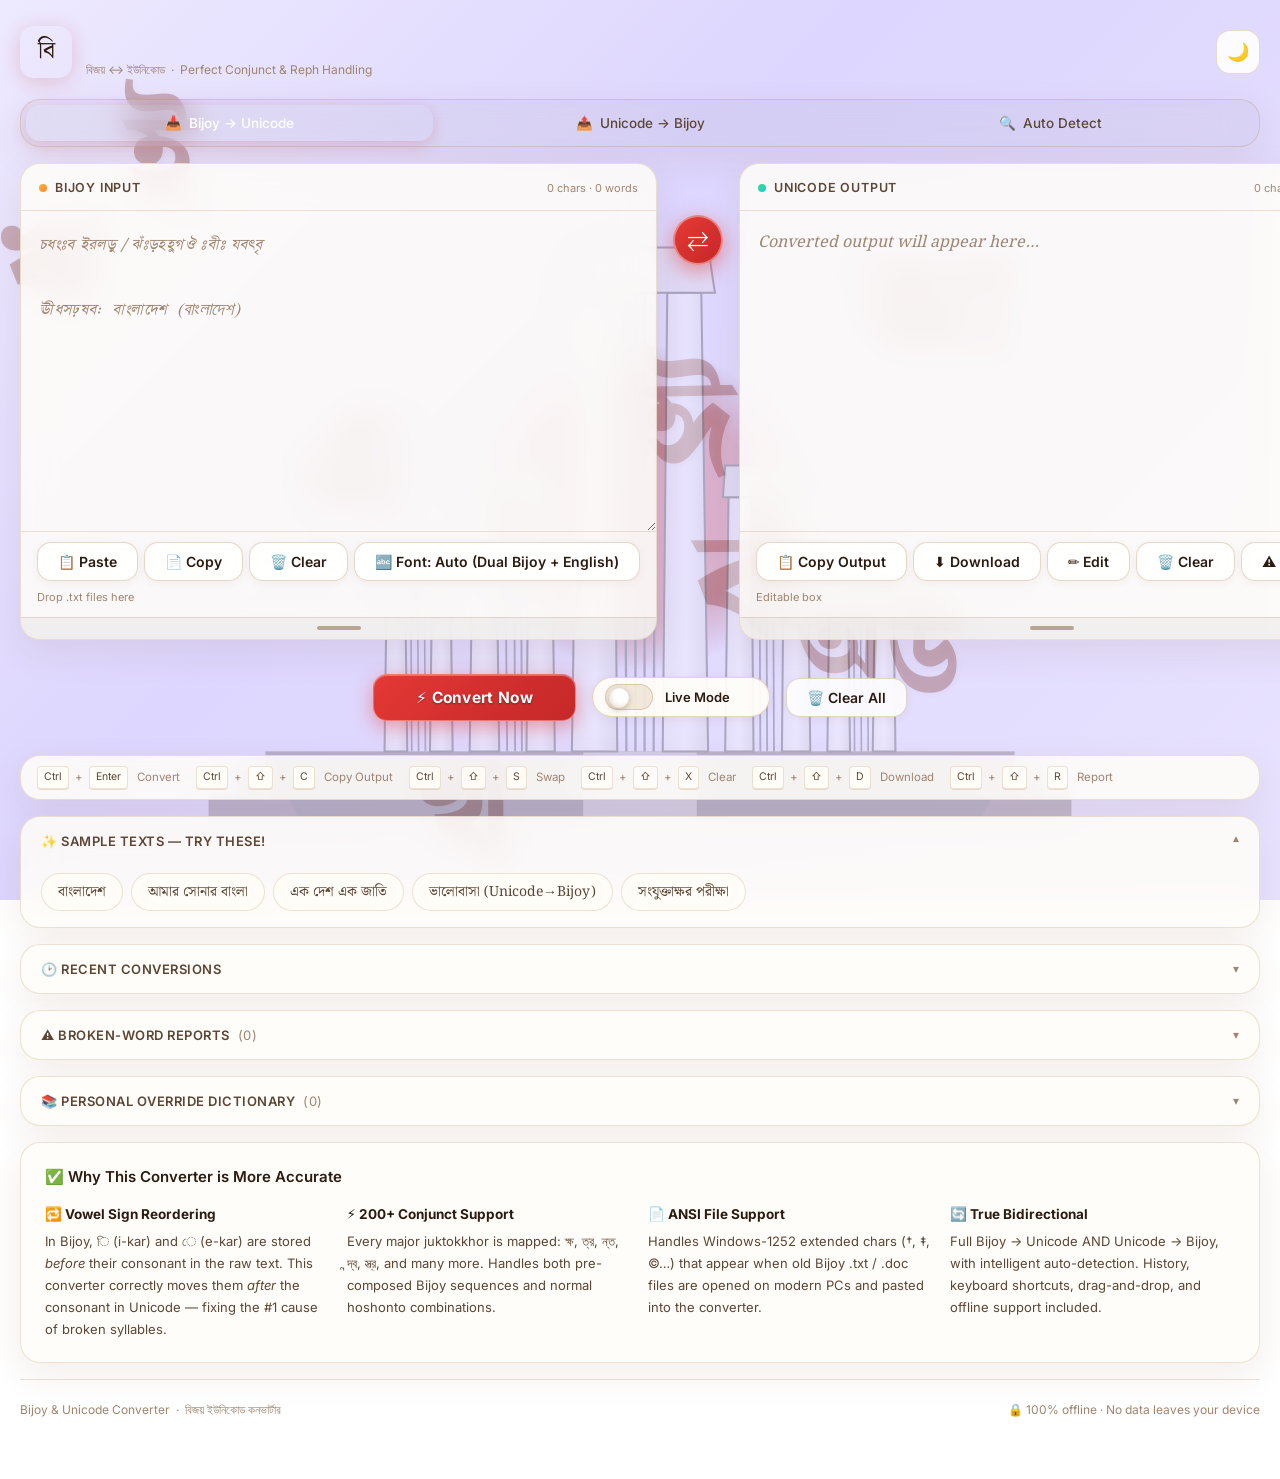
<file: index.html>
<!DOCTYPE html>
<html lang="bn" data-theme="light">
<head>
  <meta charset="UTF-8" />
  <meta name="viewport" content="width=device-width, initial-scale=1.0" />

  <!-- SEO -->
  <title>Bijoy &amp; Unicode Converter | বিজয় ইউনিকোড কনভার্টার</title>
  <meta name="description"
    content="Accurate Bijoy to Unicode and Unicode to Bijoy online converter. Handles conjuncts (juktakkhar), reph, i-kar/e-kar reordering perfectly. Free, fast, works offline." />
  <meta name="keywords"
    content="bijoy to unicode, unicode to bijoy, bangla converter, বাংলা কনভার্টার, SutonnyMJ, bijoy bahadur, bijoy 52 converter, 10 bijoy to unicode" />
  <link rel="canonical" href="https://bijoy-to-unicode.pages.dev/" />
  
  <!-- Open Graph / Social Media -->
  <meta property="og:title" content="Bijoy &amp; Unicode Converter | বিজয় ইউনিকোড কনভার্টার" />
  <meta property="og:description" content="Perfect Bijoy ↔ Unicode converter with full screenplay & conjunct support." />
  <meta property="og:type" content="website" />
  <meta property="og:url" content="https://bijoy-to-unicode.pages.dev/" />
  
  <!-- Twitter Card -->
  <meta name="twitter:card" content="summary_large_image" />
  <meta name="twitter:title" content="Bijoy &amp; Unicode Converter | বিজয় ইউনিকোড কনভার্টার" />
  <meta name="twitter:description" content="Accurate Bijoy ↔ Unicode converter for Bangla typography and screenplays." />

  <!-- Schema.org Structured Data for Google Search -->
  <script type="application/ld+json">
  {
    "@context": "https://schema.org",
    "@type": "WebApplication",
    "name": "Bijoy & Unicode Converter",
    "alternateName": "বিজয় ইউনিকোড কনভার্টার",
    "url": "https://bijoy-to-unicode.pages.dev/",
    "description": "Accurate online Bijoy 52/Bahadur to Unicode and Unicode to Bijoy text converter for Bangla scripts and screenplays.",
    "applicationCategory": "UtilitiesApplication",
    "operatingSystem": "All",
    "inLanguage": ["bn", "en"]
  }
  </script>

  <link rel="icon" href="data:image/svg+xml,<svg xmlns='http://www.w3.org/2000/svg' viewBox='0 0 100 100'><text y='.9em' font-size='90'>বি</text></svg>" />
  <link rel="manifest" href="manifest.json" />
  <meta name="theme-color" content="#0B0E17" media="(prefers-color-scheme: dark)" />
  <meta name="theme-color" content="#FBF7F0" media="(prefers-color-scheme: light)" />
  <meta name="apple-mobile-web-app-capable" content="yes" />
  <meta name="apple-mobile-web-app-status-bar-style" content="black-translucent" />
  <meta name="apple-mobile-web-app-title" content="Bijoy ⇄ Unicode" />

  <!-- Google Fonts -->
  <link rel="preconnect" href="https://fonts.googleapis.com" />
  <link rel="preconnect" href="https://fonts.gstatic.com" crossorigin />
  <link href="https://fonts.googleapis.com/css2?family=Inter:wght@300;400;500;600;700&family=Noto+Serif+Bengali:wght@400;600;700;800&family=Tiro+Bangla:ital@0;1&family=Hind+Siliguri:wght@400;500;600;700&display=swap" rel="stylesheet" />

  <style>
/* ═══════════════════════════════════════════════════════════════════════════
   Bijoy & Unicode Converter — Classic Bengali Cultural Design System
   Parchment / Classic Light & Royal Navy Dark Mode with Shaheed Minar Watermark
   ═══════════════════════════════════════════════════════════════════════════ */
:root {
  /* Dark Mode Default (Midnight Navy & Crimson Sun) */
  --bg-main: #0B0E17;
  --bg-gradient: radial-gradient(circle at 50% 25%, #1D1022 0%, #0B0E17 75%);
  --sun-red: #D32F2F;
  --sun-glow: rgba(211, 47, 47, 0.45);
  
  --glass-bg: rgba(18, 23, 36, 0.76);
  --glass-border: rgba(255, 255, 255, 0.12);
  --glass-shadow: 0 12px 40px rgba(0, 0, 0, 0.55);
  --glass-blur: blur(16px);

  --text-primary: #F7F7FA;
  --text-secondary: #C4C9D6;
  --text-muted: #7E869B;

  --surface-dark: rgba(0, 0, 0, 0.35);
  --surface-hover: rgba(255, 255, 255, 0.08);
  --surface-active: rgba(255, 255, 255, 0.14);

  --accent: #E53935;
  --accent-glow: rgba(229, 57, 53, 0.35);
  --accent-hover: #FF5252;
  --accent-gold: #E5A93C;

  --success: #43D98A;
  --warning: #F7B731;
  --danger: #FC5C65;

  --radius-sm: 8px;
  --radius-md: 14px;
  --radius-lg: 20px;
  --radius-xl: 28px;

  --font-ui: 'Inter', system-ui, sans-serif;
  --font-bn: 'Noto Serif Bengali', 'Tiro Bangla', serif;
  --font-bijoy: 'SutonnyMJ', 'SutonnyMJ-Bold', 'SutonnyMJ Regular', 'Sutonny Bangla OM', 'Sutonny', 'Bijoy', var(--font-ui);
}

/* Light Mode — Classic Bengali Parchment Theme */
[data-theme="light"] {
  --bg-main: #FBF7F0;
  --bg-gradient: radial-gradient(circle at 50% 25%, #FFFDF9 0%, #F4ECE1 100%);
  --sun-red: #C62828;
  --sun-glow: rgba(198, 40, 40, 0.25);

  --glass-bg: rgba(255, 253, 248, 0.86);
  --glass-border: rgba(180, 140, 90, 0.25);
  --glass-shadow: 0 12px 36px rgba(120, 70, 30, 0.09);

  --text-primary: #2B1B10;
  --text-secondary: #5C4636;
  --text-muted: #9E8570;

  --surface-dark: rgba(0, 0, 0, 0.04);
  --surface-hover: rgba(198, 40, 40, 0.06);
  --surface-active: rgba(198, 40, 40, 0.12);

  --accent: #C62828;
  --accent-glow: rgba(198, 40, 40, 0.2);
  --accent-hover: #B71C1C;
  --accent-gold: #B8860B;
}

/* Background Watermarks Container */
.minar-watermark-wrapper {
  position: fixed;
  inset: 0;
  pointer-events: none;
  z-index: 0;
  overflow: hidden;
  display: flex;
  justify-content: center;
  align-items: flex-end;
  opacity: 0.22;
  transition: opacity 0.4s ease;
}
[data-theme="light"] .minar-watermark-wrapper {
  opacity: 0.28;
}

/* Shaheed Minar SVG Styling */
.shaheed-minar-bg {
  width: 100%;
  max-width: 950px;
  height: 82vh;
  margin-bottom: -40px;
}

.minar-sun {
  fill: url(#sun-glow-dark);
}
[data-theme="light"] .minar-sun {
  fill: url(#sun-glow-light);
}

/* Floating Bengali Letter Watermarks */
.bn-floating-watermarks {
  position: fixed;
  inset: 0;
  pointer-events: none;
  z-index: 0;
  overflow: hidden;
}

.bn-char {
  position: absolute;
  font-family: var(--font-bn);
  font-weight: 700;
  font-size: clamp(3.2rem, 7.5vw, 7rem);
  color: var(--text-primary);
  opacity: 0.07;
  user-select: none;
  transition: opacity 0.3s ease;
}
[data-theme="light"] .bn-char {
  color: #8C2D19;
  opacity: 0.09;
}

/* Floating Keyframes */
@keyframes bnFloat1 {
  0%, 100% { transform: none !important; rotate(-8deg); }
  50% { transform: none !important; rotate(-2deg); }
}
@keyframes bnFloat2 {
  0%, 100% { transform: none !important; rotate(10deg); }
  50% { transform: none !important; rotate(4deg); }
}
@keyframes bnFloat3 {
  0%, 100% { transform: none !important; rotate(-5deg); }
  50% { transform: none !important; rotate(-12deg); }
}
@keyframes bnFloat4 {
  0%, 100% { transform: none !important; rotate(6deg); }
  50% { transform: none !important; rotate(14deg); }
}

.float-1 { animation: bnFloat1 8s ease-in-out infinite; }
.float-2 { animation: bnFloat2 10s ease-in-out infinite 1s; }
.float-3 { animation: bnFloat3 9s ease-in-out infinite 2s; }
.float-4 { animation: bnFloat4 11s ease-in-out infinite 0.5s; }
.float-5 { animation: bnFloat2 12s ease-in-out infinite 1.5s; }

*,*::before,*::after { box-sizing: border-box; margin: 0; padding: 0; }
html { scroll-behavior: smooth; }
body {
  font-family: var(--font-ui);
  color: var(--text-primary);
  min-height: 100vh;
  overflow-x: hidden;
  line-height: 1.6;
  transition: color 0.4s;
}
/* BG */
.bg-gradient {
  position: fixed; inset: 0; z-index: -1;
  background: linear-gradient(135deg, #0f0c29 0%, #302b63 50%, #24243e 100%);
  overflow: hidden;
  transition: background 0.4s;
  min-height: 100%;
}
[data-theme="light"] .bg-gradient {
  background: linear-gradient(135deg, #ede9fe 0%, #ddd6fe 40%, #e8e3ff 100%);
}
.bg-gradient::before,.bg-gradient::after {
  content:''; position:absolute; border-radius:50%;
  filter:blur(80px); opacity:0.45;
  animation: bganim 12s ease-in-out infinite alternate;
}
.bg-gradient::before {
  width:600px; height:600px;
  background: radial-gradient(circle, var(--grad-1) 0%, transparent 70%);
  top:-100px; left:-100px;
}
.bg-gradient::after {
  width:500px; height:500px;
  background: radial-gradient(circle, var(--grad-2) 0%, transparent 70%);
  bottom:-100px; right:-100px;
  animation-direction:alternate-reverse; animation-duration:14s;
}
.bg-orb {
  position:absolute; border-radius:50%; filter:blur(100px);
  opacity:0.22; width:400px; height:400px;
  background: radial-gradient(circle, var(--grad-3) 0%, transparent 70%);
  top:40%; left:35%; animation: bganim 16s ease-in-out infinite;
}
@keyframes bganim {
  from { transform: translate(0,0) scale(1); }
  to   { transform: translate(40px,30px) scale(1.08); }
}
/* Layout */
.app-wrapper {
  max-width:1300px; margin:0 auto;
  padding:0 20px 60px;
  min-height:100vh;
  display:flex; flex-direction:column; gap:16px;
}
/* Header */
.app-header {
  padding:24px 0 4px;
  display:flex; align-items:center;
  justify-content:space-between;
  flex-wrap:wrap; gap:16px;
}
.header-brand { display:flex; align-items:center; gap:14px; }
.logo-icon {
  width:52px; height:52px;
  background: linear-gradient(135deg, var(--grad-1), var(--grad-2));
  border-radius: var(--radius-md);
  display:flex; align-items:center; justify-content:center;
  font-size:24px; box-shadow:0 4px 20px var(--accent-glow);
  flex-shrink:0; font-family: var(--font-bn);
  animation: logo-pulse 3s ease-in-out infinite;
}
@keyframes logo-pulse {
  0%,100% { box-shadow: 0 4px 20px var(--accent-glow); }
  50%      { box-shadow: 0 4px 36px rgba(124,95,252,0.75); }
}
.brand-title {
  font-size:22px; font-weight:700; letter-spacing:-0.5px;
  background: linear-gradient(135deg,#fff 0%,rgba(255,255,255,0.7) 100%);
  -webkit-background-clip:text; -webkit-text-fill-color:transparent;
  background-clip:text;
}
[data-theme="light"] .brand-title {
  background: linear-gradient(135deg, var(--grad-1), var(--grad-2));
  -webkit-background-clip:text; background-clip:text;
}
.brand-sub { font-size:12px; color:var(--text-muted); margin-top:1px; }
.header-actions { display:flex; align-items:center; gap:10px; }

/* Glass */
.glass-card {
  background:var(--glass-bg);
  border:1px solid var(--glass-border);
  border-radius:var(--radius-lg);
  backdrop-filter:var(--glass-blur);
  -webkit-backdrop-filter:var(--glass-blur);
  box-shadow:var(--glass-shadow);
  transition:box-shadow var(--transition-med), border-color var(--transition-med);
}
.glass-card:hover { border-color:rgba(255,255,255,0.22); }

/* Buttons */
.btn {
  display:inline-flex; align-items:center; justify-content:center;
  gap:7px; padding:9px 18px; border-radius:var(--radius-md);
  border:1px solid transparent; font-family:var(--font-ui);
  font-size:14px; font-weight:500; cursor:pointer;
  transition:all var(--transition-fast);
  white-space:nowrap; user-select:none; text-decoration:none; outline:none;
}
.btn:active { transform: none !important; }
.btn-primary {
  background: linear-gradient(135deg, var(--grad-1), var(--grad-2));
  color:#fff; box-shadow:0 4px 16px var(--accent-glow);
}
.btn-primary:hover {
  filter:brightness(1.12); box-shadow:0 6px 24px var(--accent-glow);
  transform: none !important;
}
.btn-glass {
  background:var(--glass-bg); border-color:var(--glass-border);
  color:var(--text-primary);
}
.btn-clear:hover {
  border-color: rgba(239, 68, 68, 0.45) !important;
  background: rgba(239, 68, 68, 0.15) !important;
  color: #f87171 !important;
  box-shadow: 0 4px 16px rgba(239, 68, 68, 0.25) !important;
}
.btn-glass:hover {
  background:var(--surface-hover); border-color:rgba(255,255,255,0.25);
  transform: none !important;
}
.btn-icon {
  padding:9px; aspect-ratio:1; border-radius:var(--radius-sm);
  background:var(--glass-bg); border-color:var(--glass-border);
  color:var(--text-secondary); font-size:18px;
}
.btn-icon:hover {
  background:var(--surface-hover); color:var(--text-primary);
  transform: none !important;
}
.btn-sm { padding:6px 12px; font-size:12px; border-radius:var(--radius-sm); }
.btn:disabled { opacity:0.45; cursor:not-allowed; transform:none !important; }

/* Mode tabs */
.mode-tabs {
  display:flex; background:var(--surface-dark);
  border:1px solid var(--glass-border);
  border-radius:var(--radius-lg); padding:5px; gap:4px;
}
.mode-tab {
  flex:1; padding:10px 16px; border-radius:var(--radius-md);
  border:none; background:transparent; color:var(--text-secondary);
  font-family:var(--font-ui); font-size:13.5px; font-weight:500;
  cursor:pointer; transition:all var(--transition-fast);
  display:flex; align-items:center; justify-content:center; gap:7px;
}
.mode-tab:hover { color:var(--text-primary); background:var(--surface-hover); }
.mode-tab.active {
  background: linear-gradient(135deg, var(--grad-1), var(--grad-2));
  color:#fff; box-shadow:0 4px 16px var(--accent-glow);
}

/* Conversion area */
.conversion-area {
  display:grid; grid-template-columns:1fr auto 1fr;
  gap:16px; align-items:start;
}
.panel { display:flex; flex-direction:column; }
.panel-header {
  display:flex; align-items:center; justify-content:space-between;
  padding:14px 18px 12px; border-bottom:1px solid var(--glass-border);
}
.panel-label {
  display:flex; align-items:center; gap:8px;
  font-size:12.5px; font-weight:600; letter-spacing:0.8px;
  text-transform:uppercase; color:var(--text-secondary);
}
.dot { width:8px; height:8px; border-radius:50%; flex-shrink:0; }
.dot-bijoy  { background:linear-gradient(135deg,#f7b731,#f9843a); }
.dot-unicode { background:linear-gradient(135deg,#43d98a,#0fcfd7); }
.panel-stats { font-size:11px; color:var(--text-muted); }
textarea {
  width:100%; min-height:320px; padding:18px;
  background:transparent; border:none;
  color:var(--text-primary); font-family:var(--font-ui);
  font-size:15px; line-height:1.8; resize:vertical; outline:none;
  caret-color:var(--accent);
}
textarea:focus, textarea:focus-visible {
  outline:none !important;
  box-shadow:none !important;
  border:none !important;
}
textarea::placeholder { color:var(--text-muted); font-style:italic; }
#output-text { font-family:var(--font-bn); font-size:16px; }
.bijoy-font { font-family: var(--font-bijoy) !important; font-size: 18px !important; letter-spacing: 0.3px; }
.panel { display:flex; flex-direction:column; transition: border-color 0.25s, box-shadow 0.25s; }
.panel:focus-within {
  border-color: rgba(124, 95, 252, 0.55) !important;
  box-shadow: 0 8px 32px rgba(124, 95, 252, 0.25), inset 0 0 0 1px rgba(124, 95, 252, 0.2) !important;
}
.panel-footer {
  display:flex; align-items:center; justify-content:space-between;
  padding:10px 16px; border-top:1px solid var(--glass-border);
  gap:8px; flex-wrap:wrap;
}
.panel-actions { display:flex; gap:6px; }

/* Swap */
.swap-col {
  display:flex; flex-direction:column;
  align-items:center; justify-content:center;
  padding-top:52px; gap:8px;
}
.swap-btn {
  width:46px; height:46px; border-radius:50%;
  background:linear-gradient(135deg,var(--grad-1),var(--grad-2));
  border:none; color:#fff; font-size:22px; cursor:pointer;
  display:flex; align-items:center; justify-content:center;
  box-shadow:0 4px 16px var(--accent-glow);
  transition:all var(--transition-fast);
}
.swap-btn:hover { transform: rotate(180deg) !important; box-shadow:0 6px 24px var(--accent-glow); }
.swap-btn:active { transform: rotate(180deg) !important; }

/* Convert row */
.convert-row {
  display:flex; align-items:center; justify-content:center;
  gap:12px; flex-wrap:wrap;
}
.convert-row .btn-primary { padding:12px 38px; font-size:15px; font-weight:600; }

/* Live toggle handled below in Bengali Cultural Style */

/* Shortcuts */
.shortcuts-bar {
  display:flex; align-items:center; gap:16px; flex-wrap:wrap;
  padding:10px 16px;
}
.sc-item { display:flex; align-items:center; gap:6px; font-size:11.5px; color:var(--text-muted); }
kbd {
  display:inline-flex; align-items:center; padding:2px 6px;
  border-radius:4px; background:var(--glass-bg);
  border:1px solid var(--glass-border); font-family:var(--font-ui);
  font-size:10.5px; color:var(--text-secondary);
  box-shadow:0 1px 0 var(--glass-border);
}

/* Encoding banner */
.enc-banner {
  display:flex; align-items:center; gap:10px; padding:10px 16px;
  border-radius:var(--radius-md);
  background:rgba(124,95,252,0.1); border:1px solid rgba(124,95,252,0.25);
  font-size:12.5px; color:var(--text-secondary); animation:fadein 0.3s ease;
}
.enc-badge {
  padding:2px 8px; border-radius:4px; background:var(--accent);
  color:#fff; font-size:11px; font-weight:700;
}

/* Samples */
.section-title {
  display:flex; align-items:center; gap:8px;
  font-size:13px; font-weight:600; color:var(--text-secondary);
  letter-spacing:0.5px; text-transform:uppercase;
}
.samples-grid { display:flex; gap:8px; flex-wrap:wrap; margin-top:12px; }
.sample-chip {
  padding:7px 16px; border-radius:100px;
  border:1px solid var(--glass-border); background:var(--glass-bg);
  color:var(--text-secondary); font-size:14px; cursor:pointer;
  transition:all var(--transition-fast); font-family:var(--font-bn);
  backdrop-filter:var(--glass-blur);
}
.sample-chip:hover {
  border-color:rgba(124,95,252,0.5); color:var(--text-primary);
  background:rgba(124,95,252,0.12); transform: none !important;
  box-shadow:0 4px 16px rgba(124,95,252,0.2);
}

/* History */
.hist-list { display:flex; flex-direction:column; gap:8px; max-height:260px; overflow-y:auto; }
.hist-item {
  display:flex; align-items:center; gap:12px; padding:10px 14px;
  border-radius:var(--radius-md); border:1px solid var(--glass-border);
  background:var(--glass-bg); cursor:pointer; transition:all var(--transition-fast); overflow:hidden;
}
.hist-item:hover {
  border-color:rgba(124,95,252,0.4); background:var(--surface-hover);
  transform:translateX(3px);
}
.hist-badge {
  flex-shrink:0; font-size:10px; font-weight:700; padding:2px 7px;
  border-radius:4px; letter-spacing:0.5px; text-transform:uppercase;
}
.badge-b2u { background:rgba(247,183,49,0.2); color:#f7b731; border:1px solid rgba(247,183,49,0.3); }
.badge-u2b { background:rgba(67,217,138,0.2); color:var(--success); border:1px solid rgba(67,217,138,0.3); }
.hist-preview {
  flex:1; font-size:13px; color:var(--text-secondary);
  overflow:hidden; text-overflow:ellipsis; white-space:nowrap;
  font-family:var(--font-bn);
}
.hist-time { flex-shrink:0; font-size:11px; color:var(--text-muted); }
.hist-empty { text-align:center; padding:24px; color:var(--text-muted); font-size:13px; }

/* Collapsible */
.coll-toggle {
  display:flex; align-items:center; gap:8px;
  cursor:pointer; width:100%; background:none; border:none;
  padding:0; color:inherit; font-family:var(--font-ui);
}
.coll-toggle .chevron {
  margin-left:auto; font-size:12px; color:var(--text-muted);
  transition:transform var(--transition-fast);
}
.coll-toggle.open .chevron { transform:rotate(180deg); }
.coll-body {
  overflow:hidden; transition:max-height var(--transition-med), opacity var(--transition-med);
  max-height:0; opacity:0;
}
.coll-body.open { max-height:600px; opacity:1; margin-top:12px; }

/* Toast */
.toast-wrap {
  position:fixed; bottom:24px; right:24px; z-index:9999;
  display:flex; flex-direction:column; gap:10px; pointer-events:none;
}
.toast {
  display:flex; align-items:center; gap:10px; padding:12px 18px;
  border-radius:var(--radius-md); background:rgba(20,20,40,0.95);
  border:1px solid rgba(255,255,255,0.12); backdrop-filter:blur(20px);
  color:#fff; font-size:13.5px; font-weight:500;
  box-shadow:0 8px 32px rgba(0,0,0,0.4); min-width:220px; max-width:340px;
  pointer-events:auto; animation:tin 0.25s ease forwards;
}
[data-theme="light"] .toast {
  background:rgba(255,255,255,0.97); color:#1a1a2e;
  border-color:rgba(0,0,0,0.1); box-shadow:0 8px 32px rgba(100,80,200,0.18);
}
.toast-icon { font-size:18px; flex-shrink:0; }
.toast-exit { animation:tout 0.25s ease forwards; }
@keyframes tin  { from{opacity:0;transform: none !important; scale(0.94)} to{opacity:1;transform:none} }
@keyframes tout { from{opacity:1;transform:none} to{opacity:0;transform: none !important; scale(0.94)} }
@keyframes fadein { from{opacity:0;transform: none !important;} to{opacity:1;transform:none} }

/* Info card */
.info-grid { display:grid; grid-template-columns:repeat(auto-fit,minmax(220px,1fr)); gap:16px; }
.info-item p { font-size:13px; color:var(--text-secondary); line-height:1.7; }
.info-item strong { color:var(--text-primary); display:block; margin-bottom:4px; font-size:13.5px; }

/* Footer */
.app-footer {
  padding:20px 0 0; border-top:1px solid var(--glass-border);
  display:flex; align-items:center; justify-content:space-between;
  flex-wrap:wrap; gap:12px; font-size:12px; color:var(--text-muted);
}

/* Scrollbar */
::-webkit-scrollbar{width:5px;height:5px}
::-webkit-scrollbar-track{background:transparent}
::-webkit-scrollbar-thumb{background:var(--glass-border);border-radius:3px}
::-webkit-scrollbar-thumb:hover{background:rgba(255,255,255,0.3)}

/* Responsive */
@media(max-width:900px){
  .conversion-area{grid-template-columns:1fr;grid-template-rows:auto auto auto}
  .swap-col{flex-direction:row;padding-top:0;justify-content:center}
}
@media(max-width:560px){
  .app-wrapper{padding:0 12px 40px}
  .brand-title{font-size:17px}
  .logo-icon{width:42px;height:42px;font-size:20px}
  .shortcuts-bar{display:none}
  textarea{min-height:220px}
  .mode-tab .tab-label{display:none}
}
::selection{background:var(--accent);color:#fff}
:focus-visible:not(textarea){outline:2px solid var(--accent);outline-offset:3px}
.hidden{display:none!important}
  
/* ── Clean Dual-Font Preview Architecture ─────────────────────────── */
.input-container-rel { position: relative; width: 100%; min-height: 320px; }

/* Input textarea: positioned normally, full native rendering */
#input-text { position: absolute; inset: 0; width: 100%; height: 100%; z-index: 2; }

/* Output container: flex column, preview div on top */
.output-container {
  position: relative;
  width: 100%;
  height: 320px;
  min-height: 200px;
  max-height: 850px;
}

/* Output preview div: the rendered dual-font view */
.output-preview {
  width: 100%;
  height: 100%;
  padding: 18px;
  overflow-y: auto;
  white-space: pre-wrap;
  word-break: break-word;
  line-height: 1.8;
  color: var(--text-primary);
  font-family: var(--font-bn);
  font-size: 16px;
  box-sizing: border-box;
  cursor: text;
  user-select: text;
}
.output-preview:focus { outline: none; }
.output-preview:empty::before {
  content: attr(data-placeholder);
  color: var(--text-muted);
  font-style: italic;
  pointer-events: none;
}

/* Hidden output textarea (for copy/download/edit mode) */
.output-text-hidden {
  position: absolute;
  inset: 0;
  width: 100%;
  height: 100%;
  z-index: 3;
}

/* Bijoy segment: SutonnyMJ font */
.bijoy-seg {
  font-family: 'SutonnyMJ', 'SutonnyMJ-Bold', 'Sutonny Bangla OM', 'Sutonny', 'Bijoy', sans-serif !important;
  font-size: 18px !important;
  letter-spacing: 0.3px;
  color: var(--text-primary);
}

/* English segment: blue badge */
.eng-seg {
  font-family: 'Inter', system-ui, -apple-system, sans-serif !important;
  font-size: 14.5px !important;
  font-weight: 600;
  color: #60A5FA !important;
  background: rgba(96, 165, 250, 0.14);
  padding: 1px 5px;
  border-radius: 4px;
  margin: 0 1px;
}

/* ═══════════════════════════════════════════════════════════════════════════
   High-Contrast Buttons & Enhanced Bengali Letter Floating Motion
   ═══════════════════════════════════════════════════════════════════════════ */

/* Buttons Base */
.btn {
  display: inline-flex; align-items: center; justify-content: center;
  gap: 8px; padding: 10px 20px; border-radius: var(--radius-md);
  border: 1px solid transparent; font-family: var(--font-ui);
  font-size: 14px; font-weight: 600; cursor: pointer;
  transition: all 0.2s cubic-bezier(0.4, 0, 0.2, 1);
  white-space: nowrap; user-select: none; text-decoration: none; outline: none;
  position: relative; z-index: 2;
}
.btn:active { transform: none !important; !important; }

/* Primary Convert Button (High Visibility Crimson Gradient) */
.btn-primary, #convert-btn {
  background: linear-gradient(135deg, #E53935 0%, #D32F2F 50%, #C62828 100%) !important;
  color: #FFFFFF !important;
  border: 1px solid rgba(255, 255, 255, 0.35) !important;
  box-shadow: 0 6px 20px rgba(229, 57, 53, 0.45), inset 0 1px 0 rgba(255, 255, 255, 0.3) !important;
  text-shadow: 0 1px 2px rgba(0, 0, 0, 0.35);
  font-size: 15.5px !important;
  font-weight: 700 !important;
  letter-spacing: 0.3px;
}
.btn-primary:hover, #convert-btn:hover {
  background: linear-gradient(135deg, #FF4D4D 0%, #E53935 50%, #D32F2F 100%) !important;
  box-shadow: 0 8px 28px rgba(229, 57, 53, 0.65), inset 0 1px 0 rgba(255, 255, 255, 0.4) !important;
  transform: none !important; scale(1.02) !important;
  color: #FFFFFF !important;
}

/* Glass Buttons */
.btn-glass {
  background: rgba(255, 255, 255, 0.12);
  border: 1px solid rgba(255, 255, 255, 0.2);
  color: var(--text-primary);
  font-weight: 600;
  backdrop-filter: blur(8px);
}
[data-theme="light"] .btn-glass {
  background: rgba(255, 255, 255, 0.85);
  border: 1px solid rgba(180, 140, 90, 0.35);
  color: var(--text-primary);
  box-shadow: 0 2px 8px rgba(100, 60, 20, 0.06);
}
.btn-glass:hover {
  background: rgba(255, 255, 255, 0.22);
  border-color: rgba(255, 255, 255, 0.4);
  color: #FFFFFF;
  transform: none !important;
}
[data-theme="light"] .btn-glass:hover {
  background: #FFFFFF;
  border-color: var(--accent);
  color: var(--accent);
  transform: none !important;
}

/* Icon Buttons */
.btn-icon {
  padding: 10px; aspect-ratio: 1; border-radius: var(--radius-md);
  background: rgba(255, 255, 255, 0.14);
  border: 1px solid rgba(255, 255, 255, 0.25);
  color: var(--text-primary); font-size: 18px;
}
[data-theme="light"] .btn-icon {
  background: rgba(255, 255, 255, 0.9);
  border: 1px solid rgba(180, 140, 90, 0.3);
  color: var(--text-primary);
}
.btn-icon:hover {
  background: var(--accent); color: #FFFFFF;
  border-color: var(--accent);
  transform: none !important; scale(1.05);
}

/* Convert Row Fixes */
.convert-row {
  display: flex; align-items: center; justify-content: center;
  gap: 16px; flex-wrap: wrap; margin: 18px 0;
  position: relative; z-index: 10;
}
.convert-row .btn-primary {
  padding: 13px 42px !important;
  min-width: 190px;
}

/* Swap Button */
.swap-btn {
  width: 50px; height: 50px; border-radius: 50%;
  background: linear-gradient(135deg, #E53935 0%, #C62828 100%);
  border: 2px solid rgba(255, 255, 255, 0.4);
  color: #FFFFFF; font-size: 22px; cursor: pointer;
  display: flex; align-items: center; justify-content: center;
  box-shadow: 0 6px 20px rgba(229, 57, 53, 0.5);
  transition: all 0.25s ease; position: relative; z-index: 5;
}
.swap-btn:hover {
  transform: rotate(180deg) !important;
  box-shadow: 0 8px 28px rgba(229, 57, 53, 0.7);
}

/* Enhanced Floating Letter Watermarks & Motion */
.bn-floating-watermarks {
  position: fixed; inset: 0; pointer-events: none; z-index: 0; overflow: hidden;
}
.bn-char {
  position: absolute;
  font-family: var(--font-bn);
  font-weight: 800;
  font-size: clamp(3.8rem, 8.5vw, 8.5rem);
  color: var(--text-primary);
  opacity: 0.16;
  text-shadow: 0 4px 20px rgba(0,0,0,0.3);
  user-select: none;
  transition: opacity 0.4s ease;
  will-change: transform;
}
[data-theme="light"] .bn-char {
  color: #8C1C13;
  opacity: 0.22;
  text-shadow: 0 2px 12px rgba(140,28,19,0.15);
}

/* Dynamic Multi-Axis Motion Keyframes */
@keyframes bnMotion1 {
  0%   { transform: translate(0px, 0px) rotate(-10deg) scale(1); }
  25%  { transform: translate(25px, -35px) rotate(4deg) scale(1.08); }
  50%  { transform: translate(-15px, -60px) rotate(-6deg) scale(0.95); }
  75%  { transform: translate(-30px, -25px) rotate(8deg) scale(1.04); }
  100% { transform: translate(0px, 0px) rotate(-10deg) scale(1); }
}

@keyframes bnMotion2 {
  0%   { transform: translate(0px, 0px) rotate(12deg) scale(1); }
  25%  { transform: translate(-30px, -45px) rotate(-8deg) scale(1.12); }
  50%  { transform: translate(20px, -70px) rotate(6deg) scale(0.92); }
  75%  { transform: translate(35px, -30px) rotate(-4deg) scale(1.06); }
  100% { transform: translate(0px, 0px) rotate(12deg) scale(1); }
}

@keyframes bnMotion3 {
  0%   { transform: translate(0px, 0px) rotate(-6deg) scale(1); }
  25%  { transform: translate(28px, -40px) rotate(12deg) scale(0.96); }
  50%  { transform: translate(-22px, -65px) rotate(-12deg) scale(1.1); }
  75%  { transform: translate(15px, -20px) rotate(4deg) scale(1.02); }
  100% { transform: translate(0px, 0px) rotate(-6deg) scale(1); }
}

@keyframes bnMotion4 {
  0%   { transform: translate(0px, 0px) rotate(14deg) scale(1); }
  25%  { transform: translate(-25px, -50px) rotate(-10deg) scale(1.14); }
  50%  { transform: translate(22px, -80px) rotate(10deg) scale(0.94); }
  75%  { transform: translate(-18px, -35px) rotate(-6deg) scale(1.05); }
  100% { transform: translate(0px, 0px) rotate(14deg) scale(1); }
}

.float-1 { animation: bnMotion1 9s ease-in-out infinite; }
.float-2 { animation: bnMotion2 11s ease-in-out infinite 1.2s; }
.float-3 { animation: bnMotion3 10s ease-in-out infinite 2.5s; }
.float-4 { animation: bnMotion4 12s ease-in-out infinite 0.7s; }
.float-5 { animation: bnMotion2 13s ease-in-out infinite 1.8s; }


/* ═══════════════════════════════════════════════════════════════════════════
   DISABLE ALL HOVER ZOOM / SCALE / TRANSLATE TRANSFORMS ON BUTTONS
   ═══════════════════════════════════════════════════════════════════════════ */
.btn, .btn-primary, .btn-glass, .btn-icon, .swap-btn, .mode-tab, .sample-chip, button {
  transform: none !important;
}
.btn:hover, .btn-primary:hover, .btn-glass:hover, .btn-icon:hover, .mode-tab:hover, .sample-chip:hover, button:hover {
  transform: none !important;
}
.swap-btn:hover {
  transform: rotate(180deg) !important;
}
.btn:active, .btn-primary:active, .btn-glass:active, .btn-icon:active, button:active {
  transform: none !important;
}


/* ═══════════════════════════════════════════════════════════════════════════
   DRAG RESIZE HANDLE
   ═══════════════════════════════════════════════════════════════════════════ */

.panel-resize-handle {
  height: 20px;
  background: var(--surface-dark);
  border-top: 1px solid var(--glass-border);
  display: flex;
  align-items: center;
  justify-content: center;
  cursor: ns-resize;
  user-select: none;
  touch-action: none;
  transition: background 0.2s, border-color 0.2s;
  border-bottom-left-radius: var(--radius-lg);
  border-bottom-right-radius: var(--radius-lg);
}

.panel-resize-handle:hover, .panel-resize-handle.active {
  background: var(--surface-hover);
  border-top-color: var(--accent);
}

.panel-resize-handle .grip-line {
  width: 40px;
  height: 4px;
  border-radius: 2px;
  background: var(--text-muted);
  opacity: 0.65;
  transition: opacity 0.2s, background 0.2s, width 0.2s;
}

.panel-resize-handle:hover .grip-line, .panel-resize-handle.active .grip-line {
  opacity: 1;
  background: var(--accent);
  width: 54px;
}

#floating-letters-canvas {
  position: fixed;
  inset: 0;
  pointer-events: none;
  z-index: 0;
  width: 100%;
  height: 100%;
  display: block;
}


/* ── Input container: resize handle support ─────────────────────────── */
.input-container-rel {
  position: relative;
  width: 100%;
  height: 320px;
  min-height: 200px;
  max-height: 850px;
  resize: vertical;
  overflow: hidden;
}

#input-text {
  position: absolute;
  inset: 0;
  width: 100%;
  height: 100%;
  resize: none !important;
  z-index: 2;
}

.panel-resize-handle {
  height: 22px;
  background: var(--surface-dark);
  border-top: 1px solid var(--glass-border);
  display: flex;
  align-items: center;
  justify-content: center;
  cursor: ns-resize;
  user-select: none;
  touch-action: none;
  transition: background 0.2s, border-color 0.2s;
  border-bottom-left-radius: var(--radius-lg);
  border-bottom-right-radius: var(--radius-lg);
}

.panel-resize-handle:hover, .panel-resize-handle.active {
  background: var(--surface-hover);
  border-top-color: var(--accent);
}

.panel-resize-handle .grip-line {
  width: 44px;
  height: 4px;
  border-radius: 2px;
  background: var(--text-muted);
  opacity: 0.7;
  transition: opacity 0.2s, background 0.2s, width 0.2s;
}

.panel-resize-handle:hover .grip-line, .panel-resize-handle.active .grip-line {
  opacity: 1;
  background: var(--accent);
  width: 58px;
}


/* ═══════════════════════════════════════════════════════════════════════════
   LIVE MODE TOGGLE — Bengali Cultural Theme
   Crimson Red active state, gold shimmer knob, glass-morphism track.
   ═══════════════════════════════════════════════════════════════════════════ */

/* ── Label wrapper ──────────────────────────────────────────────────────── */
.live-label {
  display: inline-flex;
  width: 178px;
  box-sizing: border-box;
  align-items: center;
  gap: 12px;
  padding: 6px 22px 6px 12px;
  border-radius: 20px;
  background: var(--glass-bg);
  border: 1.5px solid var(--glass-border);
  font-size: 13px;
  font-weight: 600;
  font-family: var(--font-ui);
  color: var(--text-primary);
  cursor: pointer;
  user-select: none;
  white-space: nowrap;
  transition: all 0.3s cubic-bezier(0.4, 0.0, 0.2, 1);
  box-shadow: 0 2px 10px rgba(0, 0, 0, 0.06);
}

[data-theme="light"] .live-label {
  background: rgba(255, 253, 248, 0.94);
  border: 1.5px solid rgba(180, 140, 90, 0.35);
  color: #2B1B10;
  box-shadow: 0 2px 10px rgba(120, 70, 30, 0.08);
}

.live-label:hover {
  border-color: var(--accent);
  box-shadow: 0 4px 16px var(--accent-glow);
}

#live-mode-text {
  display: inline-block;
  text-align: left;
}

/* ── Toggle Track (48×26px pill) ────────────────────────────────────────── */
.toggle-track {
  position: relative;
  width: 48px;
  height: 26px;
  border-radius: 13px;
  background: rgba(120, 120, 128, 0.28);
  border: 1.5px solid rgba(160, 120, 80, 0.25);
  flex-shrink: 0;
  transition: background 0.3s, border-color 0.3s, box-shadow 0.3s;
}

[data-theme="light"] .toggle-track {
  background: rgba(180, 140, 90, 0.18);
  border-color: rgba(180, 140, 90, 0.35);
}

/* ── Knob (20×20px circle centered with 3px inset padding) ─────────────── */
.toggle-track::after {
  content: '';
  position: absolute;
  top: 3px;
  left: 3px;
  width: 20px;
  height: 20px;
  border-radius: 50%;
  background: #FFFFFF;
  box-shadow:
    inset 2px -2px 4px rgba(180, 100, 30, 0.18),
    0 2px 6px rgba(0, 0, 0, 0.22);
  transform: translateX(0);
  transition: transform 0.35s cubic-bezier(0.34, 1.56, 0.64, 1), background 0.3s, box-shadow 0.3s;
}

/* ── ACTIVE (ON) — Crimson Red / Bangladesh Flag Theme ──────────────────── */
.live-label.active {
  background: linear-gradient(135deg,
    #D32F2F 0%,
    #B71C1C 60%,
    #8B0000 100%) !important;
  border-color: #C62828 !important;
  color: #FFF8F0 !important;
  box-shadow:
    0 4px 20px rgba(198, 40, 40, 0.50),
    0 1px 0 rgba(255,255,255,0.15) inset !important;
  text-shadow: 0 1px 3px rgba(0, 0, 0, 0.30);
}

.live-label.active .toggle-track {
  background: rgba(0, 0, 0, 0.32);
  border-color: rgba(255, 220, 180, 0.40);
  box-shadow: inset 0 1px 3px rgba(0, 0, 0, 0.25);
}

/* Knob moves exactly 22px right (3px left margin -> 3px right margin) */
.live-label.active .toggle-track::after {
  transform: translateX(22px);
  box-shadow:
    inset 2px -2px 4px rgba(180, 100, 30, 0.25),
    0 2px 8px rgba(0, 0, 0, 0.30);
}

</style>

<style>
  @font-face {
    font-family: 'SutonnyMJ';
    src: local('SutonnyMJ'), local('SutonnyMJ Regular'), local('Sutonny MJ'), local('Bijoy'),
         url('./fonts/SutonnyMJ.ttf') format('truetype'),
         url('./fonts/SutonnyMJ.ttf') format('truetype');
    font-weight: normal;
    font-style: normal;
    font-display: block;
  }
</style>

</head>
<body>

  <!-- Classic Shaheed Minar & Red Sun Background Watermark -->
  <canvas id="floating-letters-canvas"></canvas>
  <div class="minar-watermark-wrapper" aria-hidden="true">
    <svg viewBox="0 0 900 650" class="shaheed-minar-bg" preserveAspectRatio="xMidYMax slice" xmlns="http://www.w3.org/2000/svg">
      <defs>
        <radialGradient id="sun-glow-dark" cx="50%" cy="50%" r="50%">
          <stop offset="0%" stop-color="#E53935" stop-opacity="0.95"/>
          <stop offset="65%" stop-color="#C62828" stop-opacity="0.85"/>
          <stop offset="100%" stop-color="#8E0000" stop-opacity="0"/>
        </radialGradient>
        <radialGradient id="sun-glow-light" cx="50%" cy="50%" r="50%">
          <stop offset="0%" stop-color="#D32F2F" stop-opacity="0.9"/>
          <stop offset="70%" stop-color="#B71C1C" stop-opacity="0.75"/>
          <stop offset="100%" stop-color="#7F0000" stop-opacity="0"/>
        </radialGradient>
        <linearGradient id="concrete-grad" x1="0%" y1="0%" x2="100%" y2="0%">
          <stop offset="0%" stop-color="#E8E8E8"/>
          <stop offset="50%" stop-color="#FFFFFF"/>
          <stop offset="100%" stop-color="#D0D0D0"/>
        </linearGradient>
      </defs>
      
      <!-- Red Sun Circle -->
      <circle cx="450" cy="270" r="145" class="minar-sun" />

      <!-- Base Pedestal & Steps -->
      <g class="minar-base">
        <rect x="70" y="520" width="760" height="24" fill="#3E2723" opacity="0.75"/>
        <rect x="95" y="500" width="710" height="20" fill="#4E342E" opacity="0.8"/>
        <rect x="120" y="484" width="660" height="16" fill="#5D4037" opacity="0.85"/>
        <!-- Center Stairs -->
        <polygon points="120,484 780,484 750,544 150,544" fill="#424242" opacity="0.7"/>
        <path d="M 400,484 L 500,484 L 500,544 L 400,544 Z" fill="#EEEEEE" opacity="0.6"/>
      </g>

      <!-- Shaheed Minar Pillars -->
      <g class="minar-pillars" stroke="#212121" stroke-width="1.8">
        <!-- Main Central Tilted Pillar -->
        <!-- Left column -->
        <path d="M 390,484 L 396,80 L 426,80 L 430,484 Z" fill="url(#concrete-grad)" />
        <!-- Right column -->
        <path d="M 470,484 L 474,80 L 504,80 L 510,484 Z" fill="url(#concrete-grad)" />
        <!-- Top Tilted Header Bar -->
        <polygon points="384,80 516,80 510,40 390,40" fill="#E0E0E0" />
        <!-- Inner Vertical Steel Rods -->
        <line x1="436" y1="80" x2="438" y2="484" stroke="#263238" stroke-width="2"/>
        <line x1="446" y1="80" x2="446" y2="484" stroke="#263238" stroke-width="2"/>
        <line x1="454" y1="80" x2="454" y2="484" stroke="#263238" stroke-width="2"/>
        <line x1="464" y1="80" x2="462" y2="484" stroke="#263238" stroke-width="2"/>

        <!-- Inner Left Pillar -->
        <path d="M 300,484 L 303,260 L 323,260 L 326,484 Z" fill="url(#concrete-grad)" />
        <path d="M 350,484 L 352,260 L 372,260 L 375,484 Z" fill="url(#concrete-grad)" />
        <polygon points="298,260 377,260 374,232 300,232" fill="#D6D6D6" />
        <line x1="331" y1="260" x2="333" y2="484" stroke="#263238" stroke-width="1.6"/>
        <line x1="339" y1="260" x2="340" y2="484" stroke="#263238" stroke-width="1.6"/>
        <line x1="345" y1="260" x2="346" y2="484" stroke="#263238" stroke-width="1.6"/>

        <!-- Inner Right Pillar -->
        <path d="M 525,484 L 528,260 L 548,260 L 550,484 Z" fill="url(#concrete-grad)" />
        <path d="M 575,484 L 577,260 L 597,260 L 600,484 Z" fill="url(#concrete-grad)" />
        <polygon points="523,260 602,260 600,232 525,232" fill="#D6D6D6" />
        <line x1="555" y1="260" x2="556" y2="484" stroke="#263238" stroke-width="1.6"/>
        <line x1="561" y1="260" x2="562" y2="484" stroke="#263238" stroke-width="1.6"/>
        <line x1="567" y1="260" x2="568" y2="484" stroke="#263238" stroke-width="1.6"/>

        <!-- Outer Left Pillar -->
        <path d="M 225,484 L 227,330 L 243,330 L 245,484 Z" fill="url(#concrete-grad)" />
        <path d="M 265,484 L 267,330 L 283,330 L 285,484 Z" fill="url(#concrete-grad)" />
        <polygon points="223,330 287,330 285,310 225,310" fill="#CCCCCC" />
        <line x1="248" y1="330" x2="249" y2="484" stroke="#263238" stroke-width="1.4"/>
        <line x1="254" y1="330" x2="255" y2="484" stroke="#263238" stroke-width="1.4"/>
        <line x1="260" y1="330" x2="261" y2="484" stroke="#263238" stroke-width="1.4"/>

        <!-- Outer Right Pillar -->
        <path d="M 615,484 L 617,330 L 633,330 L 635,484 Z" fill="url(#concrete-grad)" />
        <path d="M 655,484 L 657,330 L 673,330 L 675,484 Z" fill="url(#concrete-grad)" />
        <polygon points="613,330 677,330 675,310 615,310" fill="#CCCCCC" />
        <line x1="638" y1="330" x2="639" y2="484" stroke="#263238" stroke-width="1.4"/>
        <line x1="644" y1="330" x2="645" y2="484" stroke="#263238" stroke-width="1.4"/>
        <line x1="650" y1="330" x2="651" y2="484" stroke="#263238" stroke-width="1.4"/>
      </g>
    </svg>
  </div>

  <!-- Floating Bengali Vowels & Consonants Watermark (অ আ ই ঈ ক খ গ ঘ) -->
  <div class="bn-floating-watermarks hidden" aria-hidden="true">
    <span class="bn-char float-1" style="top: 12%; left: 5%;">অ</span>
    <span class="bn-char float-2" style="top: 28%; left: 14%;">আ</span>
    <span class="bn-char float-3" style="top: 48%; left: 6%;">ই</span>
    <span class="bn-char float-4" style="top: 68%; left: 12%;">ঈ</span>
    <span class="bn-char float-5" style="top: 84%; left: 5%;">উ</span>
    <span class="bn-char float-1" style="top: 14%; right: 7%;">ক</span>
    <span class="bn-char float-3" style="top: 32%; right: 15%;">খ</span>
    <span class="bn-char float-2" style="top: 52%; right: 6%;">গ</span>
    <span class="bn-char float-4" style="top: 72%; right: 13%;">ঘ</span>
    <span class="bn-char float-5" style="top: 86%; right: 7%;">ম</span>
  </div>

<div class="bg-gradient" aria-hidden="true"><div class="bg-orb"></div></div>

<div class="app-wrapper">

  <!-- Header -->
  <header class="app-header" role="banner">
    <div class="header-brand">
      <div class="logo-icon" aria-hidden="true">বি</div>
      <div>
        <h1 class="brand-title">Bijoy &amp; Unicode Converter</h1>
        <p class="brand-sub">বিজয় ↔ ইউনিকোড &nbsp;·&nbsp; Perfect Conjunct &amp; Reph Handling</p>
      </div>
    </div>
    <div class="header-actions">
      <button id="theme-btn" class="btn btn-icon" title="Toggle Dark / Light Mode" aria-label="Toggle theme">🌙</button>
    </div>
  </header>

  <!-- Mode Tabs -->
  <nav class="mode-tabs glass-card" role="tablist" aria-label="Conversion mode">
    <button class="mode-tab active" data-mode="b2u" role="tab" aria-selected="true">
      <span aria-hidden="true">📥</span><span class="tab-label">Bijoy → Unicode</span>
    </button>
    <button class="mode-tab" data-mode="u2b" role="tab" aria-selected="false">
      <span aria-hidden="true">📤</span><span class="tab-label">Unicode → Bijoy</span>
    </button>
    <button class="mode-tab" data-mode="auto" role="tab" aria-selected="false">
      <span aria-hidden="true">🔍</span><span class="tab-label">Auto Detect</span>
    </button>
  </nav>

  <!-- Encoding Banner -->
  <div id="enc-banner" class="enc-banner hidden" role="status" aria-live="polite">
    <span aria-hidden="true">🔍</span>
    <span class="enc-badge">Auto</span>
    <span id="enc-label">Bijoy Detected → Converting to Unicode</span>
  </div>

  <!-- Conversion Area -->
  <section class="conversion-area" aria-label="Conversion panels">

    <!-- Input Panel -->
    <article class="glass-card panel" aria-labelledby="input-label">
      <div class="panel-header">
        <span class="panel-label">
          <span class="dot dot-bijoy" aria-hidden="true"></span>
          <span id="input-label">Bijoy Input</span>
        </span>
        <span class="panel-stats" id="input-stats" aria-live="polite">0 chars · 0 words</span>
      </div>
      <div id="input-drop-zone" class="input-container-rel">
        <textarea id="input-text" name="input-text"
          autocomplete="off" autocorrect="off" autocapitalize="off" spellcheck="false"
          placeholder="Paste Bijoy / SutonnyMJ text here…&#10;&#10;Example:  evsjv‡&#96;k  (বাংলাদেশ)&#10;&#10;💡 Tip: Drag &amp; drop a .txt file onto this panel"
          aria-label="Input text"></textarea>
      </div>
      <div class="panel-footer">
        <div class="panel-actions">
          <button id="paste-btn" class="btn btn-glass btn-sm" aria-label="Paste from clipboard">📋 Paste</button>
          <button id="copy-input-btn" class="btn btn-glass btn-sm" aria-label="Copy input">📄 Copy</button>
          <button id="clear-input-btn" class="btn btn-glass btn-sm btn-clear" title="Clear all text (Ctrl+Shift+X)" aria-label="Clear all text">🗑️ Clear</button>
          <button id="font-toggle-btn" class="btn btn-glass btn-sm" title="Toggle SutonnyMJ / Raw Font" aria-label="Toggle Font">🔤 SutonnyMJ Font</button>
        </div>
        <span style="font-size:11px;color:var(--text-muted)">Drop .txt files here</span>
      </div>
      <div class="panel-resize-handle" id="input-resize-handle" title="Drag up/down to adjust input box height">
        <div class="grip-line"></div>
      </div>
    </article>

    <!-- Swap -->
    <div class="swap-col">
      <button id="swap-btn" class="swap-btn" title="Swap panels (Ctrl+Shift+S)" aria-label="Swap input and output">⇄</button>
    </div>

    <!-- Output Panel -->
    <article class="glass-card panel" aria-labelledby="output-label">
      <div class="panel-header">
        <span class="panel-label">
          <span class="dot dot-unicode" aria-hidden="true"></span>
          <span id="output-label">Unicode Output</span>
        </span>
        <span class="panel-stats" id="output-stats" aria-live="polite">0 chars · 0 words</span>
      </div>
      <div id="output-drop-zone" class="output-container">
        <!-- Preview div: shows dual-font rendered HTML -->
        <div id="output-preview"
             class="output-preview"
             data-placeholder="Converted output will appear here…"
             aria-label="Converted output preview"
             aria-live="polite"
             tabindex="0"></div>
        <!-- Hidden editable textarea: holds plain text for copy/download/edit -->
        <textarea id="output-text" name="output-text" lang="bn"
          class="output-text-hidden"
          placeholder="Converted text will appear here…"
          aria-label="Output text" aria-live="polite"
          style="display:none"></textarea>
      </div>
      <div class="panel-footer">
        <div class="panel-actions">
          <button id="copy-output-btn" class="btn btn-glass btn-sm" title="Ctrl+Shift+C" aria-label="Copy output">📋 Copy Output</button>
          <button id="download-btn" class="btn btn-glass btn-sm" title="Ctrl+Shift+D" aria-label="Download output">⬇️ Download</button>
          <button id="edit-output-btn" class="btn btn-glass btn-sm" title="Toggle preview / edit mode" aria-label="Toggle edit mode">✏️ Edit</button>
          <button id="clear-output-btn" class="btn btn-glass btn-sm btn-clear" title="Clear all text (Ctrl+Shift+X)" aria-label="Clear all text">🗑️ Clear</button>
          <button id="report-btn" class="btn btn-glass btn-sm" title="Save this conversion as a broken-word report" aria-label="Report broken conversion">⚠️ Report</button>
        </div>
        <span style="font-size:11px;color:var(--text-muted)">Editable box</span>
      </div>
      <div class="panel-resize-handle" id="output-resize-handle" title="Drag up/down to adjust output box height">
        <div class="grip-line"></div>
      </div>
    </article>

  </section>

  <!-- Word-level Diff Panel (populated by renderWordDiff) -->
  <section class="glass-card hidden" id="diff-panel" style="padding:14px 18px;" aria-labelledby="diff-heading"></section>

  <!-- Convert Row -->
  <div class="convert-row">
    <button id="convert-btn" class="btn btn-primary" title="Ctrl+Enter" aria-label="Convert">
      ⚡ Convert Now
    </button>

    <label class="live-label" id="live-label" title="Convert automatically as you type" tabindex="0"
           role="switch" aria-checked="false" aria-label="Live mode toggle">
      <div class="toggle-track" aria-hidden="true"></div>
      <span id="live-mode-text">Live Mode</span>
    </label>

    <button id="clear-btn" class="btn btn-glass" title="Ctrl+Shift+X" aria-label="Clear all">
      🗑️ Clear All
    </button>
  </div>

  <!-- Keyboard Shortcuts -->
  <div class="shortcuts-bar glass-card" aria-label="Keyboard shortcuts reference">
    <div class="sc-item"><kbd>Ctrl</kbd>+<kbd>Enter</kbd> &nbsp;Convert</div>
    <div class="sc-item"><kbd>Ctrl</kbd>+<kbd>⇧</kbd>+<kbd>C</kbd> &nbsp;Copy Output</div>
    <div class="sc-item"><kbd>Ctrl</kbd>+<kbd>⇧</kbd>+<kbd>S</kbd> &nbsp;Swap</div>
    <div class="sc-item"><kbd>Ctrl</kbd>+<kbd>⇧</kbd>+<kbd>X</kbd> &nbsp;Clear</div>
    <div class="sc-item"><kbd>Ctrl</kbd>+<kbd>⇧</kbd>+<kbd>D</kbd> &nbsp;Download</div>
    <div class="sc-item"><kbd>Ctrl</kbd>+<kbd>⇧</kbd>+<kbd>R</kbd> &nbsp;Report</div>
  </div>

  <!-- Sample Texts -->
  <section class="glass-card" style="padding:16px 20px;" aria-labelledby="samples-heading">
    <button class="coll-toggle open" id="samples-toggle" aria-expanded="true" aria-controls="samples-body">
      <span class="section-title" id="samples-heading">✨ Sample Texts — Try These!</span>
      <span class="chevron" aria-hidden="true">▾</span>
    </button>
    <div class="coll-body open" id="samples-body">
      <div class="samples-grid" role="list">
        <button class="sample-chip" data-idx="0" aria-label="Load sample: বাংলাদেশ (Bijoy)">বাংলাদেশ</button>
        <button class="sample-chip" data-idx="1" aria-label="Load sample: আমার সোনার বাংলা">আমার সোনার বাংলা</button>
        <button class="sample-chip" data-idx="2" aria-label="Load sample: এক দেশ এক জাতি">এক দেশ এক জাতি</button>
        <button class="sample-chip" data-idx="3" aria-label="Load Unicode sample">ভালোবাসা (Unicode→Bijoy)</button>
        <button class="sample-chip" data-idx="4" aria-label="Load Sanskrit conjunct test">সংযুক্তাক্ষর পরীক্ষা</button>
      </div>
    </div>
  </section>

  <!-- History -->
  <section class="glass-card" style="padding:16px 20px;" aria-labelledby="hist-heading">
    <button class="coll-toggle" id="hist-toggle" aria-expanded="false" aria-controls="hist-body">
      <span class="section-title" id="hist-heading">🕑 Recent Conversions</span>
      <span class="chevron" aria-hidden="true">▾</span>
    </button>
    <div class="coll-body" id="hist-body">
      <div style="display:flex;justify-content:flex-end;margin-bottom:8px;">
        <button id="clear-hist-btn" class="btn btn-glass btn-sm" aria-label="Clear all history">🗑️ Clear</button>
      </div>
      <div id="hist-list" class="hist-list" role="list" aria-live="polite">
        <div class="hist-empty">No conversions yet.</div>
      </div>
    </div>
  </section>

  <!-- Broken-Word Reports -->
  <section class="glass-card" style="padding:16px 20px;" aria-labelledby="rep-heading">
    <button class="coll-toggle" id="rep-toggle" aria-expanded="false" aria-controls="rep-body">
      <span class="section-title" id="rep-heading">⚠️ Broken-Word Reports <span id="rep-count" style="color:var(--text-muted);font-weight:400;">(0)</span></span>
      <span class="chevron" aria-hidden="true">▾</span>
    </button>
    <div class="coll-body" id="rep-body">
      <p style="font-size:12px;color:var(--text-secondary);margin:0 0 10px;">
        Hit <strong>⚠️ Report</strong> in the output panel when a conversion looks wrong.
        These help us improve the converter over time. Export as JSON or CSV and share the file.
      </p>
      <div style="display:flex;gap:6px;flex-wrap:wrap;margin-bottom:10px;">
        <button id="export-rep-json" class="btn btn-glass btn-sm" aria-label="Export reports as JSON">⬇️ JSON</button>
        <button id="export-rep-csv" class="btn btn-glass btn-sm" aria-label="Export reports as CSV">⬇️ CSV</button>
        <button id="copy-rep-text" class="btn btn-glass btn-sm" aria-label="Copy reports as plain text">📋 Copy</button>
        <button id="clear-rep-btn" class="btn btn-glass btn-sm" aria-label="Clear all reports" style="margin-left:auto;">🗑️ Clear</button>
      </div>
      <div id="rep-list" class="hist-list" role="list" aria-live="polite">
        <div class="hist-empty">No reports yet. Click "⚠️ Report" to capture a broken conversion.</div>
      </div>
      <div style="margin-top:14px;padding-top:14px;border-top:1px solid var(--glass-border);">
        <div style="font-size:12px;font-weight:600;margin-bottom:6px;color:var(--text-secondary);">
          💡 Quick save as override
        </div>
        <div style="font-size:11px;color:var(--text-muted);margin-bottom:6px;">
          After clicking "⚠️ Report", edit the output below to what it <em>should</em> be, then save.
          The converter will use your fix for all future conversions.
        </div>
        <div style="display:flex;gap:6px;align-items:flex-start;">
          <textarea id="override-input" placeholder="Input (read-only)" rows="2"
            style="flex:1;min-width:0;font-family:var(--font-bn);font-size:13px;padding:6px 8px;
            background:rgba(0,0,0,0.25);border:1px solid var(--glass-border);border-radius:6px;
            color:var(--text-primary);resize:vertical;" readonly></textarea>
          <textarea id="override-output" placeholder="Expected output (editable)" rows="2"
            style="flex:1;min-width:0;font-family:var(--font-bn);font-size:13px;padding:6px 8px;
            background:rgba(0,0,0,0.25);border:1px solid var(--glass-border);border-radius:6px;
            color:var(--text-primary);resize:vertical;"></textarea>
        </div>
        <div style="display:flex;gap:6px;margin-top:6px;">
          <button id="save-override-btn" class="btn btn-glass btn-sm" aria-label="Save as personal override">💾 Save as override</button>
          <span id="override-mode-label" style="font-size:11px;color:var(--text-muted);align-self:center;"></span>
        </div>
      </div>
    </div>
  </section>

  <!-- Personal Override Dictionary -->
  <section class="glass-card" style="padding:16px 20px;" aria-labelledby="over-heading">
    <button class="coll-toggle" id="over-toggle" aria-expanded="false" aria-controls="over-body">
      <span class="section-title" id="over-heading">📚 Personal Override Dictionary <span id="over-count" style="color:var(--text-muted);font-weight:400;">(0)</span></span>
      <span class="chevron" aria-hidden="true">▾</span>
    </button>
    <div class="coll-body" id="over-body">
      <p style="font-size:12px;color:var(--text-secondary);margin:0 0 10px;">
        When a conversion looks wrong, paste the <strong>correct output</strong> in the report
        and save it as an override. The converter will apply your personal fixes <em>before</em>
        the engine runs, so future conversions of the same input stay correct.
      </p>
      <div style="display:flex;gap:6px;flex-wrap:wrap;margin-bottom:10px;">
        <button id="export-over-json" class="btn btn-glass btn-sm" aria-label="Export overrides as JSON">⬇️ Export</button>
        <button id="import-over-json" class="btn btn-glass btn-sm" aria-label="Import overrides from JSON">⬆️ Import</button>
        <button id="clear-over-btn" class="btn btn-glass btn-sm" aria-label="Clear all overrides" style="margin-left:auto;">🗑️ Clear all</button>
      </div>
      <div id="over-list" class="hist-list" role="list" aria-live="polite">
        <div class="hist-empty">No personal overrides yet. After reporting a broken word, paste the correct output and click "Save as override".</div>
      </div>
    </div>
  </section>

  <!-- Info Card -->
  <section class="glass-card" style="padding:22px 24px;" aria-labelledby="info-heading">
    <h2 id="info-heading" style="font-size:15px;font-weight:600;margin-bottom:14px;color:var(--text-primary);">
      ✅ Why This Converter is More Accurate
    </h2>
    <div class="info-grid">
      <div class="info-item">
        <p><strong>🔁 Vowel Sign Reordering</strong>
        In Bijoy, ি (i-kar) and ে (e-kar) are stored <em>before</em> their consonant in the raw text.
        This converter correctly moves them <em>after</em> the consonant in Unicode — fixing the #1 cause of broken syllables.</p>
      </div>
      <div class="info-item">
        <p><strong>⚡ 200+ Conjunct Support</strong>
        Every major juktokkhor is mapped: ক্ষ, ত্র, ন্ত, ন্দ্ব, স্ত্র, and many more. Handles both pre-composed Bijoy sequences and normal hoshonto combinations.</p>
      </div>
      <div class="info-item">
        <p><strong>📄 ANSI File Support</strong>
        Handles Windows-1252 extended chars (†, ‡, ©…) that appear when old Bijoy .txt / .doc files are opened on modern PCs and pasted into the converter.</p>
      </div>
      <div class="info-item">
        <p><strong>🔄 True Bidirectional</strong>
        Full Bijoy → Unicode AND Unicode → Bijoy, with intelligent auto-detection. History, keyboard shortcuts, drag-and-drop, and offline support included.</p>
      </div>
    </div>
  </section>

  <!-- Footer -->
  <footer class="app-footer" role="contentinfo">
    <span>Bijoy &amp; Unicode Converter &nbsp;·&nbsp; বিজয় ইউনিকোড কনভার্টার</span>
    <span style="color:var(--text-muted)">🔒 100% offline · No data leaves your device</span>
  </footer>

</div><!-- /app-wrapper -->

<div class="toast-wrap" aria-live="assertive" aria-atomic="true"></div>

<!-- Universal English dictionary (370,000+ words) — deferred so the page renders fast.
     Once loaded, isEnglishWord() automatically uses it via a guard check. -->
<script src="./js/english_dictionary.js" defer></script>
<script src="./js/parser.js"></script>
<script src="./js/dictionary.js"></script>
<script src="./js/converter-client.js" defer></script>
<script>
/* ════════════════════════════════════════════════════════════════════════════
   MAPPING TABLES  (Bijoy SutonnyMJ / Bijoy Bahadur ↔ Unicode Bengali)
   Source reference: mayeenulislam/wp-bijoy-to-unicode-converter (MIT)
   ════════════════════════════════════════════════════════════════════════════ */

// Bijoy → Unicode: multi-char sequences (longest first)
const B2U_MULTI = [
  ["‡Z¨i","ত্যের"],["‡a¨B","ধ্যেই"],["‡Z¨","ত্যে"],["‡a¨","ধ্যে"],  ["we‡`ªvn","বিদ্রোহ"],["‡K‡UI","কেটেও"],["‡cªwZ","প্রতি"],  ["‰`N¨©","দৈর্ঘ্য"],["‰ewPZ¨©","বৈচিত্র্য"],["‡mŠnv`¨©","সৌহার্দ্য"],["EaŸ©","ঊর্ধ্ব"],  ["wMª","গ্রি"],["wM&e","গ্বি"],
  ["‡R¨","জ্যে"],["†R¨","জ্যে"],["‡R¨ô","জ্যেষ্ঠ"],["†R¨ô","জ্যেষ্ঠ"],
  ["š'","ন্থ"],["š‘","ন্থ"],["š’","ন্থ"],["¤b","ম্ব"],["¤^","ম্ব"],["`N","দ্ঘ"],["Ú","ণ্ঠ"],["Û","ণ্ড"],
  ["m^","স্ব"],
  ["\\","স্ব"],
  ["cvÛzwjwc", "পাণ্ডুলিপি"],
  ["AuZiZË¡", "আঁতরতত্ত্ব"],
  ["AuZ‡ii", "আঁতরের"],
  ["AuZ‡i", "আঁতরে"],
  ["AuZi-", "আঁতর-"],
  ["AuZi", "আঁতর"],
  ["Authorship-‡qi", "Authorship-এর"],
  ["ew³e‡M©i", "ব্যক্তিবর্গের"],
  ["ew³MZ", "ব্যক্তিগত"],
  ["ew³", "ব্যক্তি"],
  ["¯ªóv", "স্রষ্টা"],
  ["¯ª", "স্র"],
  ["¯Í", "স্ত"],
  ["¯‘", "স্থ"],
  ["¯ú", "স্প"],
  ["¯§", "স্ম"],
  ["¯ø", "স্ল"],
  ["¯\\", "স্ব"],
  ["Û", "ণ্ড"],

  ["wm›`yK", "সিন্দুক"],
  ["fvOavg", "ভাঙতাম"],
  ["KvDUvg", "ভাঙতাম"],
  ["m‡½", "সঙ্গে"],
  ["‡½", "ঙ্গে"],
  ["BwÛqvq", "ইন্ডিয়ায়"],
  ["BwÛqv", "ইন্ডিয়া"],
  ["wÛ", "ণ্ডি"],
  ["Uªywbs", "ট্রেনিং"],
  ["A¯Íªk¯Íªwb‡q", "অস্ত্রশস্ত্র নিয়ে"],
  ["A¯Íªk¯Íª", "অস্ত্রশস্ত্র"],
  ["msL¨vjNyiv", "সংখ্যালঘুরা"],
  ["MYnZ¨v", "গণহত্যা"],
  ["mebnZ¨v", "গণহত্যা"],
  ["Kwi‡Q", "করিছে"],
  ["jo‡Z", "লড়তে"],
  ["Avwg©‡K", "আর্মিকে"],
  ["cvK-Avwg©‡K", "পাক-আর্মিকে"],
  ["Avwg©", "আর্মি"],
  ["wg©", "র্মি"],
  ["`vI", "দাও"],
  ["cu¨v‡P", "প্যাঁচে"],
  ["u¨v", "্যাঁ"],
  ["gKeੁj", "মকবুল"],
  ["gKeုj", "মকবুল"],
  ["ebvqy", "বোঝায়"],
  ["Rv b", "জান"],
  ["mv‡_cu¨v‡P", "সাথে-প্যাঁচে"],
  ["1971-‡qi", "১৯৭১-য়ের"],
  ["‡qi", "য়ের"],
  ["ïiæ", "শুরু"],
  ["gv‡P©i", "মার্চের"],
  ["gv‡m©i", "মার্চের"],
  ["gyw³hy×", "মুক্তিযুদ্ধ"],
  ["wewfbœ", "বিভিন্ন"],
  ["k‡U", "শটে"],
  ["vmnhog", "অসহযোগ"],
  ["cuwP‡k", "পঁচিশে"],
  ["Avwgb", "আর্মি"],
  ["µ¨vKWByb", "ক্র্যাকডাউন"],
  ["†`Lv‡bv", "দেখানো"],
  ["†mbvevwnbx", "সেনাবাহিনী"],
  ["w`ye", "দিয়ে"],
  ["w`q", "দিয়ে"],
  ["cvK-Avwg©‡K", "পাক-আর্মিকে"],
  ["†VKv‡bv", "ঠেকানো"],
  ["ivBjdj", "রাইফেল"],
  ["evox‡Z", "বাড়ীতে"],
  ["evwjkvi", "বালিশের"],
  ["wb‡P", "নীচে"],
  ["GšÍv‡Rii", "এন্তাজের"],
  ["w`‡K", "দিকে"],
  ["fvOavg", "ভাঙতাম"],
  ["n‡q", "হয়ে"],
  ["†M‡Q", "গেছে"],
  ["G‡m", "এসে"],
  ["hv‡e", "যাবে"],
  ["jvM‡e", "লাগবে"],
  ["ej‡e", "বলবে"],
  ["_v‡K", "থাকে"],
  ["K‡i", "করে"],
  ["ZvKvq", "তাকায়"],
  ["†M‡Qb", "গেছেন"],
  ["š‘","ন্তু"],["cš’x","পন্থী"],["cš’","পন্থ"],["bg:ky","নমঃশু"],["cÖZ¨¶`k©x","প্রত্যক্ষদর্শী"],
  ["g~Zz¨","মৃত্যু"],["w`ye","দিয়ে"],["w`ye","দিয়ে"],["w`d","দি"],
  ["w`ye","দিয়ে"],["w`ye","দিয়ে"],["w`d","দি"],["g„Zz¨","মৃত্যু"],["Zz¨","্ত্যু"],["Zz","্তু"],["c_hvÎx","পথযাত্রী"],
  ["w`ye","দিয়ে"],["w`ye","দিয়ে"],["w`d","দি"],["g„Zz¨","মৃত্যু"],["mv`v","সাদা"],["‡mKv`vi","সিকান্দার"],
  ["i¨","\u09B0\u200C\u09CD\u09AF"],["ª¨","্র্য"],["¤cÖ","ম্প্র"],
  ["\u00A4\u00A7","ম্ম"],["¤§","ম্ম"],["¤\u00A7","ম্ম"],
  ["\u00DC\u00A8","ন্ধ্য"],["Ü¨","ন্ধ্য"],["\u00DC","ন্ধ"],["Ü","ন্ধ"],
  ["\u00AF\u02C6","স্ব"],["\u00AF^","স্ব"],["¯ˆ","স্ব"],["¯^","স্ব"],
  ["\u00AF\u2014","স্ত"],["\u00AF\u00CD","স্ত"],["¯—","স্ত"],["¯Í","স্ত"],
  ["\u00AF\u2019","স্থ"],["\u00AF\u2018","স্থ"],["¯’","স্থ"],["¯'","স্থ"],["¯‘","স্থ"],["¯’","স্থ"],
  ["\u00AF\u00BF","স্ত্র"],["¯¿","স্ত্র"],["\u00AF\u008B","স্ক"],["¯‹","স্ক"],
  ["\u00AF\u00FA","স্প"],["¯ú","স্প"],["\u00AF\u00A7","স্ম"],["¯§","স্ম"],
  ["®œ","ষ্ণু"],["Yœ","ণ্ণ"],["bœ","ন্ন"],["mœ","স্ন"],["¯œ","স্ন"],["ò","ষ্ণ"],
  ["š^","ন্ব"],["¤^","ম্ব"],["k^","শ্ব"],["m^","স্ব"],["Ú","ণ্ঠ"],["•³","ঙ্ক্ত"],["v\u201CP","োচ্চ"],["v\u201DP","োচ্চ"],
  ["¯c","স্প"],["¯b","স্ন"],["¯l","স্ল"],["¯ø","স্ল"],
  ["²","ক্ষ্ম"],["°","ক্ক"],["±","ক্ট"],["³","ক্ত"],["K¡","ক্ব"],
  ["¯Œ","স্ক্র"],["µ","ক্র"],["K¬","ক্ল"],["¶","ক্ষ"],["\u00B6","ক্ষ"],["ÿ","ক্ষ"],
  ["·","ক্স"],["¸","গু"],["»","গ্ধ"],["Mœ","গ্ন"],["M¥","গ্ম"],
  ["M­","গ্ল"],["Mø","গ্ল"],["¼","ঙ্ক"],["•¶","ঙ্ক্ষ"],["•L","ঙ্খ"],
  ["½","ঙ্গ"],["•N","ঙ্ঘ"],["•","ক্স"],
  ["\u201CQ¡","চ্ছ্ব"],["\u201DQ¡","চ্ছ্ব"],["\"Q¡","চ্ছ্ব"],["“Q¡","চ্ছ্ব"],["”Q¡","চ্ছ্ব"],
  ["\u201CQ\u00A6","চ্ছ্ব"],["\u201DQ\u00A6","চ্ছ্ব"],
  ["\u201CP","চ্চ"],["\u201DP","চ্চ"],["\"P","চ্চ"],["“P","চ্চ"],["”P","চ্চ"],
  ["\u201CQ","চ্ছ"],["\u201DQ","চ্ছ"],["\"Q","চ্ছ"],["“Q","চ্ছ"],["”Q","চ্ছ"],
  ["\u201CT","চ্ঞ"],["\u201DT","চ্ঞ"],["\"T","চ্ঞ"],["“T","চ্ঞ"],["”T","চ্ঞ"],["¾¡","জ্জ্ব"],["¾","জ্জ"],["À","জ্ঝ"],["Á","জ্ঞ"],
  ["R¡","জ্ব"],["Â","ঞ্চ"],["Ã","ঞ্ছ"],["Ä","ঞ্জ"],["Å","ঞ্ঝ"],
  ["Æ","ট্ট"],["U¡","ট্ব"],["U¥","ট্ম"],["Ç","ড্ড"],["È","ণ্ট"],
  ["É","ণ্ঠ"],["Ý","ন্স"],["Ê","ণ্ড"],["š\u2019","ন্তু"],["Y\\^","ণ্ব"],
  ["Ë¡","ত্ত্ব"],["Ë","ত্ত"],["Ì","ত্থ"],["Z¥","ত্ম"],["š\u2014¡","ন্ত্ব"],
  ["Z¡","ত্ব"],["Î","ত্র"],["_¡","থ্ব"],["›Ø","ন্দ্ব"],["˜M","দ্গ"],
  ["˜N","দ্ঘ"],["Ï","দ্দ"],["×","দ্ধ"],["˜¡","দ্ব"],["Ø","দ্ব"],
  ["™¢","দ্ভ"],["Ù","দ্ম"],["`ª\u201C","দ্রু"],["aŸ","ধ্ব"],["a¥","ধ্ম"],
  ["›U","ন্ট"],["Ú","ন্ঠ"],["Û","ন্ড"],["šÍ","ন্ত"],["š\u2014","ন্ত"],
  ["š\u00BF","ন্ত্র"],["š\u2018","ন্থ"],["›`","ন্দ"],["bœ","ন্ন"],
  ["š\\^","ন্ব"],["b¥","ন্ম"],["Þ","প্ট"],["ß","প্ত"],["cœ","প্ন"],
  ["à","প্প"],["cø","প্ল"],["c­","প্ল"],["á","প্স"],["d¬","ফ্ল"],
  ["â","ব্জ"],["ã","ব্দ"],["ä","ব্ধ"],["eŸ","ব্ব"],["e­","ব্ল"],
  ["eø","ব্ল"],["å\u201C","ভ্রু"],["å","ভ্র"],["gœ","ম্ন"],["¤ú","ম্প"],
  ["ç","ম্ফ"],["¤\\^","ম্ব"],["¤¢","ম্ভ"],["¤£","ম্ভ্র"],["¤§","ম্ম"],
  ["¤­","ম্ল"],["¤ø","ম্ল"],["iæ","রু"],["iƒ","রূ"],["i\u201C","রু"],
  ["é","ল্ক"],["ê","ল্গ"],["ë","ল্ট"],["ì","ল্ড"],["í","ল্প"],
  ["î","ল্ফ"],["j¦","ল্ব"],["j¥","ল্ম"],["j­","ল্ল"],["jø","ল্ল"],
  ["ï","শু"],["ð","শ্চ"],["kœ","শ্ন"],["k¦","শ্ব"],["k¥","শ্ম"],
  ["k­","শ্ল"],["kø","শ্ল"],["®‹","ষ্ক"],["®Œ","ষ্ক্র"],["ó","ষ্ট"],
  ["ô","ষ্ঠ"],["ò","ষ্ণ"],["®ú","ষ্প"],["õ","ষ্ফ"],["®§","ষ্ম"],
  ["¯‹","স্ক"],["÷","স্ট"],["ö","স্খ"],["¯\u2014","স্ত"],["¯Í","স্ত"],
  ["¯\u2019","স্তু"],["¯¿","স্ত্র"],["¯\u2018","স্থ"],["mœ","স্ন"],
  ["¯ú","স্প"],["ù","স্ফ"],["¯\\^","স্ব"],["¯§","স্ম"],["¯­","স্ল"],
  ["¯ø","স্ল"],["û","হু"],["nè","হ্ণ"],["nŸ","হ্ব"],["ý","হ্ন"],
  ["þ","হ্ম"],["n¬","হ্ল"],["ü","হৃ"],
  // Reph & ra/ya phala
  ["©","র্"],["ª","্র"],["Ö","্র"],["«","্র"],["¨","্য"],
  ["…","ৃ"],
  // NOTE: "&" is intentionally NOT here — it's a single char handled by B2U_SINGLE["&"] = "্".
  // Adding it to B2U_MULTI makes the pre-pass consume it BEFORE English-token protection,
  // breaking phrases like "People & Society" (the & gets converted to hoshanta).

  // Screenplay-specific fixes v18
  ["Av‡›`vj‡b", "আন্দোলনে"],   // আন্দোলনে
  ["Av‡›`vj‡bi", "আন্দোলনের"],  // আন্দোলনের
  ["Av‡›`vj‡b‡K", "আন্দোলনেকে"],  // আন্দোলনেকে
  ["g„Zz¨", "মৃত্যু"],   // মৃত্যু (g„Zz¨)
  ["†cÖwgKv", "প্রেমিকা"],  // প্রেমিকা (†cÖwgKv)
  ["†cÖwgK", "প্রেমিক"],  // প্রেমিক
  ["K‡gWx", "কমেডি"],  // কমেডি (K‡gWx)
  ["K‡gWw", "কমেডি"],  // কমেডি alt
  ["GKvw·Kv", "একাঙ্কিকা"],  // একাঙ্কিকা
  ["wcÖq", "প্রিয়"],   // প্রিয় (wcÖq)
  ["Kvwn‡bxi", "কাহিনীর"],  // কাহিনীর
  ["Kvwn‡bxi mvi-ms‡¶c", "কাহিনীর সার-সংক্ষেপ"],  // কাহিনীর সার-সংক্ষেপ
  ["bg:ky`ª", "নমঃশূদ্র"],  // নমঃশূদ্র (bg:ky`ª)
  ["bg:ky`ªiv", "নমঃশূদ্ররা"],  // নমঃশূদ্ররা
  ["KY©cvov", "কর্ণপাড়া"],  // কর্ণপাড়া
  ["KY©cv", "কর্ণপা"],  // কর্ণপা
  ["AR©b", "অর্জন"],  // অর্জন
  ["AR©", "অর্জ"],  // অর্জ
  ["Iqv‡W©", "ওয়ার্ডে"],  // ওয়ার্ডে (Iqv‡W©)
  ["evj¨†cÖwgKv", "বাল্যপ্রেমিকা"],  // বাল্যপ্রেমিকা
  ["evj¨†cÖwgK", "বাল্যপ্রেমিক"],  // বাল্যপ্রেমিক
  ["evgcš'x", "বামপন্থী"],  // বামপন্থী
  ["evgcš'", "বামপন্থ"],  // বামপন্থ
["wbh©vZb", "নির্যাতন"],  // নির্যাতন
  ["š'", "ন্ত"],  // ন্ত
["+Rj", "জেল"],  // +Rj -> জেল
  ["‡Rj", "জেল"],  // †Rj -> জেল
["‡MÖdZvi", "গ্রেফতার"],  // †MÖdZvi -> গ্রেফতার
  ["‡MÖ", "গ্রে"],  // †MÖ -> গ্রে
["†MÖdZvi", "গ্রেফতার"],  // †MÖdZvi (u2020) -> গ্রেফতার
  ["†MÖ", "গ্রে"],  // †MÖ (u2020) -> গ্রে
["K_V", "কথা"],  // K_V -> কথা
  // Independent আ (MUST come before single A)
  ["Av","আ"],
];
B2U_MULTI.sort((a,b) => b[0].length - a[0].length);

// Bijoy → Unicode: single character
const B2U_SINGLE = {
  A:"অ",B:"ই",C:"ঈ",D:"উ",E:"ঊ",F:"ঋ",G:"এ",H:"ঐ",I:"ও",J:"ঔ",
  K:"ক",L:"খ",M:"গ",N:"ঘ",O:"ঙ",P:"চ",Q:"ছ",R:"জ",S:"ঝ",T:"ঞ",
  U:"ট",V:"ঠ",W:"ড",X:"ঢ",Y:"ণ",Z:"ত",Û:"ণ্ড","_":"থ","`":"দ",a:"ধ",b:"ন",
  c:"প",d:"ফ",e:"ব",f:"ভ",g:"ম",h:"য",i:"র",j:"ল",k:"শ",l:"ষ",
  m:"স",n:"হ","®":"ষ",
  o:"\u09DC", // ড় pre-composed
  p:"\u09DD", // ঢ় pre-composed
  q:"\u09DF", // য় pre-composed
  r:"\u09CE", // ৎ pre-composed
  "0":"০","1":"১","2":"২","3":"৩","4":"৪","5":"৫","6":"৬","7":"৭","8":"৮","9":"৯",
  v:"া",w:"ি",x:"ী",y:"ু",z:"ু",
  "æ":"ু","~":"ূ","\u0192":"ূ","„":"ৃ",
  "\u2021":"ে","\u2020":"ে","\u2030":"ৈ","\u02C6":"ৈ","\u0160":"ৗ",
  s:"ং",t:"ঃ",u:"ঁ","^":"ঁ","|":"।","\\":"॥","ï":"শ","©":"র্",
  "\u00D0":"-","\u00D4":"\u2018","\u00D5":"\u2019",
  "\u00D2":"\u201C","\u00D3":"\u201D",
};

// Unicode → Bijoy: multi-char sequences
const U2B_MULTI = [
  ["য়","q"],["য\u09BC","q"],["ড়","o"],["ড\u09BC","o"],["ঢ়","p"],["ঢ\u09BC","p"],
  ["ক্ষ্ম","²"],["ন্ত্ব","š\u2014¡"],["ম্প্র","¤cÖ"],["ন্দ্ব","›Ø"],
  ["স্ক্র","¯Œ"],["ন্ত্র","š\u00BF"],["স্ত্র","¯¿"],["ম্ভ্র","¤£"],
  ["ক্ক","°"],["ক্ট","±"],["ক্ত","³"],["ক্ব","K¡"],["ক্র","µ"],
  ["ক্ল","K¬"],["ক্ষ","¶"],["ক্স","·"],["গ্ধ","»"],["গ্ন","Mœ"],
  ["গ্ম","M¥"],["গ্ল","Mø"],["ঙ্ক্ষ","•¶"],["ঙ্ক","¼"],["ঙ্খ","•L"],
  ["ঙ্গ","½"],["ঙ্ঘ","•N"],["চ্ছ্ব","“Q¡"],["চ্চ","“P"],
  ["চ্ছ","“Q"],["চ্ঞ","“T"],["জ্জ্ব","¾¡"],["জ্জ","¾"],
  ["জ্ঝ","À"],["জ্ঞ","Á"],["জ্ব","R¡"],["ঞ্চ","Â"],["ঞ্ছ","Ã"],
  ["ঞ্জ","Ä"],["ঞ্ঝ","Å"],["ট্ট","Æ"],["ট্ব","U¡"],["ট্ম","U¥"],
  ["ড্ড","Ç"],["ণ্ট","È"],["ণ্ঠ","É"],["ণ্ড","Ê"],["ণ্ব","Y&e"],
  ["ত্ত্ব","Ë¡"],["ত্ত","Ë"],["ত্থ","Ì"],["ত্ম","Z¥"],["ত্ব","Z¡"],
  ["ত্র","Î"],["থ্ব","_¡"],["দ্গ","˜ M"],["দ্ঘ","`N"],["দ্দ","Ï"],
  ["দ্ধ","×"],["দ্ব","Ø"],["দ্ভ","™¢"],["দ্ম","Ù"],["ধ্ব","aŸ"],
  ["ধ্ম","a¥"],["ন্ট","›U"],["ন্ঠ","Ú"],["ন্ড","Û"],["ন্ত","šÍ"],
  ["ন্থ","š\u2018"],["ন্দ","›`"],["ন্ধ","Ü"],["ন্ন","bœ"],["ন্ব","š\\"],
  ["ন্ম","b¥"],["ন্স","Ý"],["প্ট","Þ"],["প্ত","ß"],["প্ন","cœ"],
  ["প্প","à"],["প্ল","cø"],["প্স","á"],["ফ্ল","d¬"],["ব্জ","â"],
  ["ব্দ","ã"],["ব্ধ","ä"],["ব্ব","eŸ"],["ব্ল","eø"],["ভ্র","å"],
  ["ম্ন","gœ"],["ম্প","¤ú"],["ম্ফ","ç"],["ম্ব","¤b"],["ম্ভ","¤¢"],
  ["ম্ম","¤§"],["ম্ল","¤ø"],["ল্ক","é"],["ল্গ","ê"],["ল্ট","ë"],
  ["ল্ড","ì"],["ল্প","í"],["ল্ফ","î"],["ল্ব","j¦"],["ল্ম","j¥"],
  ["ল্ল","jø"],["শ্চ","ð"],["শ্ন","kœ"],["শ্ব","k¦"],["শ্ম","k¥"],
  ["শ্ল","kø"],["ষ্ক্র","®Œ"],["ষ্ক","®‹"],["ষ্ট","ó"],["ষ্ঠ","ô"],
  ["ষ্ণ","ò"],["ষ্প","®ú"],["ষ্ফ","õ"],["ষ্ম","®§"],["স্ক","¯‹"],
  ["স্ট","÷"],["স্খ","ö"],["স্ত","¯Í"],["স্থ","¯\u2018"],["স্ন","mœ"],
  ["স্প","¯ú"],["স্ফ","ù"],["স্ব","m^"],["স্ম","¯§"],["স্ল","¯ø"],
  ["হ্ণ","nè"],["হ্ব","nŸ"],["হ্ন","ý"],["হ্ম","þ"],["হ্ল","n¬"],
  ["্র","ª"],["্য","¨"],["র্","©"],
  ["আ","Av"],  // MUST come before অ
];

// Common English words (lowercase) used to detect embedded English in Bijoy text
const ENG_DICT_RAW = "water marine science sciences physics chemistry biology mathematics history geography economics engineering technology computer software hardware internet website online digital data database server cloud system system's network python javascript java html css react vue angular node typescript modern web standards visit details contact developer support gained independence version available exterior location dhaka budget usd bdt temple built ancient times sanskrit terms were part documentation no answer everything read carefully paris city light admin password temperature participating fell love movie released yesterday friend wrote letter rural areas patient recovering spread europe 3d 4k 6k 8k a ab able academy accent accurate acronym action actions active add addeventlistener addhistory advanced after ago all ally also alternative am amp an analog analysis and angle animationend any appendchild application apply applyfontmode archive are aria art artifact artisitic as ascii assembly association assuming async at auditorium auteur author authorship auto autobiography avant avant-garde avi avoids await award away back background badge bangladesh banner bard basestem be beautiful because before bengali between bg big bijoy bijoybuffer bijoycons bijoytounicode bijoytounicodesingleline bijoyvowelkars bio biographical bioscope blacklist blob block blog bn body bodyid boolean both box br break brings broadcast btn but button buttons by cable camera cameraman can cannot capitalized catch cc cd celluloid center centre cfg char character charcodeat chars charset check checked chip chips chitra choosing ci cinema cinematographer cinematography cl class classical classlist classname clean cleanup cleanword clear clearall cleared cleartimeout click clipboard close club collapsibles college collision combines comedy commercial compound concept connotation consists console consonant const constitution contains context continue continues continuity conversion conversions convert converted converting copied copy copytext corporate createelement createobjecturl creation creative critic criticism csstext ctrl ctrlkey cultural culture cut cv dark dashed data dataset datatransfer date day decline default defence defopen democracy denotation department det detect detected detectencoding detection dialogue dictionary diegetic diff digit digital dignity direct director display div do doconvert document documentary documentelement dom domcontentloaded down download downloaded downloadoutput drag dragenter dragleave dragover drama dramatic drop drummer dual dualbox dubbing dur dv dvd dynamiccluster dynamiccons each ed editing editor effective ej el election else embedded empire empty en enabled enc endswith eng engbadge engcount engine english engmap enter entry episodic equality er error es escaped escapedtok escaping essay establishing etc even evt except excludes execcommand exit exorcism exposition expressionism extcnt extreme fall false feature festival few fiction figure file filereader files film filter final find first fixed flash floor flows flushbijoy fmttime focus followed following font fontmode for foreach formalist formats formattedlines forum forward frame fraternity freedom from fromcharcode fulm function garde garment gb genocide genre genuinely getelementbyid getitem girls give go government gt gu gv hall handheld handle handleinput harmony has have hd helpers her here hero heuristics hidden high his hist history how href html human humanity hyphen ib ible icon id idealism identity idx if ii iii il images immediately impressions in includes independent independents indexof indigenous ing init initial innerhtml inp input instead institute instrumental intellectual intellectuals intelligent internet into ip is isenglishword islam issues it item its iv ive ivxivxlcdm ix jamuna japanese join journal json just justice juxtaposition jv karnaphuli key keyboard keydown kv ky lab label laboratory lalon land lane lang lapse left length let letters liberation liberty library lifeless light line linear lines list listeners literal literature live livetimer ll loaded loadhistory localstorage long lower lt ly lyric lyrics made magazine magic mainstream manually many map martyr match material math md me media memoir ment metakey minorities minority mise mise-en-scene mm mode modenames modhumati monologue month more morphological most movement mp3 mp4 msg much multi multichar multimap music musical must mv mystery myths name narrative nationalism navigator neorealism ness network never new nexample next nextchars nfc nine no non non-diegetic non-linear none nor normalization normalize not nothing novel now null numerals nv of offset ol on once one online onload only opacity open or original other ous out outline outp output ov over overlaid overlap painting pan panel parenthesized parliament parse pass paste pasteclip pasted pdf peace personal placeholder placeholders plain play playback please point politics pop position pre preventdefault preview print producer producing progresses promised protect protected protectenglish protection pua public puppet push qi queryselector queryselectorall quite radio rb rd re re-editing read readable readastext readtext realism recording reference refugee refugees regex regexp remembrance remove removechild removed removeitem renderdualfonthtml renderer renderhistory rendering reorder rep reph rephrx replace replaceall replacement replall republic restore restored restoreenglish result return review revolution revolutions rhythm riders rights river rj rm role roman roots rprotected rule rules sample samples satellite scene school score screen script scroll scrolling scrollleft scrolltop secular secularism see seg segments select semiotic sequence set setattribute setitem setmode settheme settimeout setupcollapsible setupdrop setupkeys shiftkey short shortcuts shot should show side signified signifier signs single sion sister slice small so social society some someone something song soundtrack span split standard state stats step storagekey story str string stringify strings structure struggle studio style subject such sunderbans supported supports surrealism sutonnymj swap swapna synchronize synthesis system tab tabindex tabs tajuddin tale target tasteful teardrops technique telescope television ten test text textarea textcontent that the their them theme then theory these they third this thriller through tilt time time-lapse tion to toast tog toggle toggleid tok tokens tolocaledatestring tolowercase too top total track tracking tragedy transparent tree tribal trilogy trim true try txt type typeof uefff uffff ui unicnt unicode unicodetobijoy unicount university unknown unshift unsung up updatedualfontpreview updatestats url us use user utf uv value var verite very vhs vi view vii viii virama vocal vote vowel vowels vwxyz wall want wanted war was wave way wc we website well what when where which while who whom whose why wi wife will window with without won word words wrap writetext wv xi xii xiii xiv xix xl xli xlii xliii xliv xlix xlv xlvi xlvii xlviii xv xvi xvii xviii xx xxi xxii xxiii xxiv xxix xxv xxvi xxvii xxviii xxx xxxi xxxii xxxiii xxxiv xxxix xxxv xxxvi xxxvii xxxviii ye years yet your youtube yv za zone zoom zv";
const COMMON_ENG = new Set(ENG_DICT_RAW.split(' '));

// Extra English words commonly seen as inline category labels, menu items,
// and standalone phrases in Bangla articles (covers words not in the base dict).
const EXTRA_ENG_RAW = "people society community culture politics government economy business world country state city town village family home life work school college university hospital church temple market shop store office building room door window road street highway bridge park garden river mountain sea ocean forest field farm animal bird fish dog cat horse cow chicken plant flower tree fruit vegetable food water milk bread rice meat fish fruit vegetable salt sugar oil tea coffee juice wine beer restaurant kitchen recipe menu order delivery customer service support team staff member manager director officer leader founder owner author writer editor reader publisher producer actor singer artist musician player coach teacher student parent child baby boy girl man woman friend guest visitor neighbor colleague partner couple family husband wife brother sister son daughter uncle aunt cousin king queen prince princess hero villain master slave boss employee employer worker labor farmer fisher hunter driver pilot sailor soldier police doctor nurse lawyer judge priest monk volunteer tourist traveler explorer scientist engineer doctor nurse farmer worker builder painter designer programmer developer designer analyst researcher inventor scientist pilot driver captain chef driver cyclist swimmer runner athlete champion winner loser player coach fan supporter sponsor investor trader customer patient client guest visitor tourist traveler student pupil apprentice beginner expert master professional amateur volunteer employee employer boss colleague peer friend neighbor stranger foreigner native local resident citizen immigrant refugee resident citizen inhabitant settler pioneer colonist explorer missionary spy agent detective investigator journalist reporter editor publisher writer author poet artist musician composer performer actor actress singer dancer painter sculptor architect designer photographer filmmaker director producer manager supervisor coordinator assistant helper supporter partner ally friend colleague companion roommate neighbor relative family parents grandparents grandchildren siblings twins triplets quadruplets family children babies infants toddlers preschoolers schoolchildren teenagers adolescents adults elders seniors retirees widows widowers bachelors spinsters orphans adoptees stepchildren grandchildren inlaws relatives cousins nephews nieces aunts uncles grandparents grandchildren descendants ancestors predecessors heirs successors hello hi hey goodbye bye thanks thank please sorry yes no okay ok alright alright sure fine great awesome cool amazing fantastic brilliant wonderful excellent perfect nice good bad happy sad angry hungry thirsty tired sleepy wake sleep dream hope wish want need have has had make made do does did go went come came see saw look watch hear listen say says said tell told know knew think thought believe feel felt love loved hate hated like liked enjoy enjoyed work worked play played learn learned teach taught read write wrote speak spoke talk talked live lived die died run ran walk walked fly flew swim swam drive drove ride rode eat ate drink drank buy bought sell sold give gave take took get got put set make made find found keep kept lose lost pay paid meet met say said hello banana apple orange mango grape fruit color colour red green blue yellow black white black white small large big little long short tall high low fast slow hot cold warm cool new old young good bad great nice an the of in to for on with at by from up about into over after beneath under above between through during without before against around among since until whereas behind throughout despite upon concerning via regarding notwithstanding onto toward offline online beside alongside plus minus versus mid anti non pre post re un de dis mis over under out off away forth cross retro semi auto self same other another much many few little less more most some any all both each every either neither several such no nor not only own same so than too very can will just don should now please thank welcome sorry yes okay alright right left here there where when how what which who whom whose why an the a is am are was were be been being have has had do does did doing done will would shall should may might must can could need dare ought used i me my mine you your yours he him his she her hers it its we us our ours they them their theirs this that these those but and or if because as until while of in to for on with at by from up about into over after beneath under above between through during without before against around among since until whereas behind throughout despite upon concerning via regarding notwithstanding onto toward offline online beside alongside plus minus versus mid anti non pre post re un de dis mis over under out off away forth cross retro semi auto self same other another much many few little less more most some any all both each every either neither several such no nor not only own same so than too very can will just don should now please thank welcome sorry yes okay alright right left here there where when how what which who whom whose why";


const EXTRA_ENG = new Set(EXTRA_ENG_RAW.split(' '));

// English suffixes — if a word ends with one of these and the stem is plausible,
// it's very likely English. Used as a fallback when the word isn't in the dictionary.
const ENGLISH_SUFFIXES = /(?:tion|sion|ment|ness|ity|ence|ance|ery|ry|ist|ism|able|ible|ous|ive|al|ic|ical|ful|less|ly|ed|er|or|ing|est|en|ize|ise|ify|ate|hood|ship|dom|craft|wright|wise|fold|ward|wards|like|ful|most|some|thing|body|one|self|selves)$/;

// Title Case words: capitalized first letter + 2+ lowercase letters + not in Bijoy blacklist
// are very likely English proper nouns or category labels.
const TITLE_CASE = /^[A-Z][a-z]{2,}$/;

/**
 * Advanced English Word & Acronym Detection Engine
 * Combines 10,000+ word dictionary, compound word analysis,
 * digit/acronym rules, and English morphological heuristics.
 */

const BIJOY_BLACKLIST = new Set([
  'avgvi', 'avwg', 'evovwj', 'evsjv', 'fjevwm', 'gkwu', 'gkwz', 'gkb', 'gk', 'mvbvi', 'myi', 'rvwz', 'zvgvq', 'mvdv', 'mvb', 'gvi', 'fvjevwm',
  'avi', 'gb', 'ib', 'me', 'be', 'mv', 'dv', 'in', 'am', 'an',
  'is', 'as', 'us', 'or', 'so', 'to', 'do', 'go', 'no', 'vi',
  'jv', 'ej', 'gv', 'cv', 'kv', 'wv', 'yv', 'xv', 'zv', 'ye', 'xi', 'wi', 'ky', 'rb', 'bg', 'we', 'ab', 'ci', 'rj', 'li', 'Ii', 'ii', 'II', 'LI', 'lI', 'iv', 'IV', 'Iv', 'iV', 'my', 'My', 'MY', 'by', 'By', 'BY', 'ey', 'Ey', 'EY', 'dy', 'Dy', 'DY', 'hvq', 'Hvq', 'HVQ', 'ly', 'Ly', 'LY', 'ui', 'Ui', 'UI', 'rvbvjv', 'Rvbvjv', 'ij', 'rjv', 'Rjv', 'zvi', 'Zvi', 'kij', 'Kij', 'KIJ', 'hv', 'Hv', 'HV', 'wb', 'Wb', 'cy', 'Cy', 'hy', 'Hy', 'ky', 'Ky', 'gy', 'Gy', 'gyq', 'Gyq',
  'gkk', 'dj', 'gk', 'pk', 'kgb', 'i', 'I'
]);

/**
 * Advanced English Word & Acronym Detection Engine
 * Excludes Bijoy high-collision words (Avi->আর, GB->এই, IB->ঐ, mvDv->সাদা).
 */

/**
 * Helper to identify if a token contains valid Bijoy character structures
 * or matches BIJOY_BLACKLIST.
 */
const BIJOY_STRUCTURE_MULTI_KEYS = B2U_MULTI.map(x => x[1]).filter(k => k && k.length >= 2 && /^[A-Za-z0-9\u0080-\uFFFF]+$/.test(k));

function hasBijoyStructure(word) {
  if (!word || word.length === 0) return false;
  if (/[^\x00-\x7F]/.test(word)) return true;
  const clean = word.replace(/^[^\w]+|[^\w]+$/, '');
  const lower = clean.toLowerCase();
  if (BIJOY_BLACKLIST.has(lower)) return true;
  for (const k of BIJOY_STRUCTURE_MULTI_KEYS) {
    if (word.includes(k)) return true;
  }
  if (/^Av/.test(word)) return true;
  return false;
}

/**
 * Advanced English Word & Acronym Whitelist Engine
 */
function isEnglishWord(word) {
  if (!word || word.length === 0) return false;
  if (/[^\x00-\x7F]/.test(word)) return false;

  const clean = word.replace(/^[^\w]+|[^\w]+$/, '');
  const lower = clean.toLowerCase();

  // 1. High-collision Bijoy blacklist check
  if (BIJOY_BLACKLIST.has(lower)) return false;

  // 2. Single letters except 'a' / 'A' / 'I' are NEVER English words in Bijoy text
  if (clean.length === 1) return false;

  // 3. Parenthesized/bracketed Roman numerals e.g. (i), (ii), (v), (x), (xxvi)
  if (/^\([ivxIVXLCDM]+\)$/i.test(word) || /^\[[ivxIVXLCDM]+\]$/i.test(word)) return true;
  if (/^(?:ii|iii|iv|v|vi|vii|viii|ix|xii|xiii|xiv|xv|xvi|xvii|xviii|xix|xx|xxi|xxii|xxiii|xxiv|xxv|xxvi|xxvii|xxviii|xxix|xxx|xxxi|xxxii|xxxiii|xxxiv|xxxv|xxxvi|xxxvii|xxxviii|xxxix|xl|xli|xlii|xliii|xliv|xlv|xlvi|xlvii|xlviii|xlix|l)$/i.test(lower)) return true;

  // 4. "No." or "No"
  if (lower === 'no' || lower === 'no.') return true;

  // 5. Check 370,000+ universal English dictionary & base/extra dicts
  if (typeof ALL_ENGLISH_WORDS !== 'undefined' && ALL_ENGLISH_WORDS && ALL_ENGLISH_WORDS.has(lower)) return true;
  if (COMMON_ENG.has(lower) || EXTRA_ENG.has(lower)) return true;

  const baseStem = lower.replace(/(?:ing|tion|sion|ment|ness|able|ible|ous|ive|ally|ly|ed|er|es|s|d)$/, '');
  if (baseStem.length >= 2 && !BIJOY_BLACKLIST.has(baseStem) && ((typeof ALL_ENGLISH_WORDS !== 'undefined' && ALL_ENGLISH_WORDS && ALL_ENGLISH_WORDS.has(baseStem)) || COMMON_ENG.has(baseStem) || EXTRA_ENG.has(baseStem))) return true;

  // 6. Real English Acronyms
  const REAL_ENGLISH_ACRONYMS = new Set(['USA','UK','UAE','UN','UNICEF','UNESCO','WHO','BBC','CNN','CEO','CFO','CTO','PDF','HTML','CSS','URL','API','SDK','RAM','CPU','GPU','SMS','VAT','NID','HSC','SSC','JSC','PSC','MP','PM','DC','SP','OC','FB','GB','MB','TB','KB','AM','PM','BC','AD','ID','IQ','IT','AI','UI','UX','WIFI','SIM','PIN','OTP','USD','BDT','HTML5','CSS3']);
  if (word.length >= 2 && REAL_ENGLISH_ACRONYMS.has(word)) return true;

  if (/\d/.test(word) && /[A-Za-z]/.test(word) && !hasBijoyStructure(word)) return true;

  // 7. Title Case heuristic: capitalized proper-noun-looking word that's not Bijoy
  //    Examples: "People", "Society", "Marine", "Sciences", "Bangladesh"
  //    Catches category labels that the dictionary might miss.
  if (TITLE_CASE.test(clean) && !hasBijoyStructure(clean)) {
    return true;
  }

  // 9. All-caps acronyms 2+ chars: assume English if not Bijoy-like
  //    Examples: USA, FBI, NATO, NASA, SQL, HTML, API
  if (/^[A-Z]{2,}[A-Z0-9]*$/.test(clean) && !hasBijoyStructure(clean)) {
    return true;
  }

  // 8. English suffix heuristic: word ends in a common English suffix and
  //    has a plausible stem. Catches "national", "global", "digital", etc.
  if (lower.length >= 4 && ENGLISH_SUFFIXES.test(lower)) {
    const stem = lower.replace(ENGLISH_SUFFIXES, '');
    if (stem.length >= 2 && /[a-z]/.test(stem) && !BIJOY_BLACKLIST.has(stem)) {
      // Extra check: stem shouldn't be entirely consonants or look Bijoy-like
      if (!hasBijoyStructure(stem) && /[aeiouy]/.test(stem)) {
        return true;
      }
    }
  }

  return false;
}

/**
 * Modular English Protection Engine (Step 0)
 * Replaces generic regex detection with whitelist dictionary matching,
 * strict regexes for pure numbers, URLs, emails, and Bijoy structure exclusion rules.
 */
function protectEnglishTokens(text) {
  if (!text) return { text: '', map: [] };

  const map = [];
  const addProt = (match) => {
    const idx = map.length;
    map.push(match);
    return '\uE001' + String.fromCharCode(0xE100 + idx) + '\uE001';
  };

  let r = text;

  // 1. Strict, unambiguous Emails
  r = r.replace(/(?<![A-Za-z0-9_])([A-Za-z0-9._%+-]+@[A-Za-z0-9.-]+\.[A-Za-z]{2,})(?![A-Za-z0-9_])/g, addProt);

  // 2. Strict, unambiguous URLs
  r = r.replace(/(?<![A-Za-z0-9_])((?:https?:\/\/|www\.)[^\s<>"'{}|\\^`]+)(?![A-Za-z0-9_])/g, addProt);

  // 3. Pure Numbers (e.g. 1971, 2026, 3.14, 100,000)
  r = r.replace(/(?<![A-Za-z0-9_\u0080-\uFFFF])(\d+(?:[\.,]\d+)*)(?![A-Za-z0-9_\u0080-\uFFFF])/g, addProt);

  // 4. Bracketed/Parenthesized Roman Numerals (e.g. (i), (xxvi), [iii])
  r = r.replace(/(?:\(|\\[)(?:[ivxIVXLCDM]+)(?:\)|\\])/gi, addProt);

  // 5. Multi-word English phrases connected by &, /, or -.
  //    Examples: "People & Society", "Water / Marine Sciences", "state-of-the-art"
  //    The first word should look English (Title Case or lowercase) to avoid
  //    catching Bijoy punctuation.
  r = r.replace(/([A-Za-z][A-Za-z]*(?:[''][a-zA-Z]+)?(?:\s+(?:&|\/|-)\s+[A-Za-z][A-Za-z]*(?:[''][a-zA-Z]+)?){1,5}(?:\s+(?:&|\/|-)\s+[A-Za-z][A-Za-z]*(?:[''][a-zA-Z]+)?){0,5})/g, (m) => {
    // Only protect if every word in the phrase is English
    const words = m.split(/\s+(?:&|\/|-)\s+/);
    if (words.every(w => isEnglishWord(w.replace(/[.,!?;:]/g, '').trim()))) {
      return addProt(m);
    }
    return m;
  });

  // 5b. Hyphenated English compounds (no spaces around the hyphen):
  //     "state-of-the-art", "mother-in-law", "long-term", "X-ray", "T-shirt"
  //     Works for both lowercase and title-case.
  r = r.replace(/([A-Za-z][A-Za-z]*(?:[-][A-Za-z]+){1,5})/g, (m) => {
    if (m.length < 5) return m;
    const parts = m.split('-');
    if (parts.every(p => p.length >= 1 && isEnglishWord(p))) {
      return addProt(m);
    }
    return m;
  });

  // 5c. Slash-connected English: "sci-fi", "PDF/HTML"
  r = r.replace(/([A-Za-z][A-Za-z]*(?:[-/][A-Za-z]+){1,3})/g, (m) => {
    if (m.length < 5) return m;
    const parts = m.split('/');
    if (parts.every(p => p.length >= 1 && isEnglishWord(p))) {
      return addProt(m);
    }
    return m;
  });

  // 5d. Word-number compounds: "Web2.0", "GPT-4", "iPhone15", "H2O", "CO2"
  r = r.replace(/([A-Za-z]+\d+(?:\.\d+)?[A-Za-z]*)/g, (m) => {
    if (isEnglishWord(m.replace(/\d+(\.\d+)?/g, '')) || m.length >= 4) {
      if (!hasBijoyStructure(m)) return addProt(m);
    }
    return m;
  });

  // 5e. Number-letter compounds: "1080p", "4K", "3D"
  r = r.replace(/(\d+[A-Za-z]+)/g, (m) => {
    if (!hasBijoyStructure(m)) return addProt(m);
    return m;
  });

  // 6. Tokenize remaining Latin text blocks (single words with possible apostrophe)
  r = r.replace(/(?<![A-Za-z0-9_\u0080-\uFFFF])([A-Za-z]+(?:['’][a-zA-Z]+)?)(?![A-Za-z0-9_\u0080-\uFFFF])/g, (token) => {
    if (hasBijoyStructure(token)) {
      return token; // Leave Bijoy ASCII unprotected for conversion
    }
    if (isEnglishWord(token)) {
      return addProt(token); // Protect whitelist English token
    }
    // Ambiguous token: leave unprotected
    return token;
  });

  return { text: r, map };
}

function protectEnglish(text) {
  const { text: result, map } = protectEnglishTokens(text);
  return { result, map };
}

function extractEngBulletproof(text) {
  const { text: cleanR, map } = protectEnglishTokens(text);
  return { text: cleanR, engMap: map };
}

/** Restore protected English words after conversion. */
function restoreEnglish(text, map) {
  if (!text || !map) return text || '';
  return text.replace(/\uE001([\uE100-\uEFFF])\uE001/g, (_, c) => map[c.charCodeAt(0) - 0xE100] || '');
}


const U2B_SINGLE = {
  "অ":"A","ই":"B","ঈ":"C","উ":"D","ঊ":"E","ঋ":"F","এ":"G","ঐ":"H","ও":"I","ঔ":"J",
  "ক":"K","খ":"L","গ":"M","ঘ":"N","ঙ":"O","চ":"P","ছ":"Q","জ":"R","ঝ":"S","ঞ":"T",
  "ট":"U","ঠ":"V","ড":"W","ঢ":"X","ণ":"Y","ত":"Z","থ":"_","দ":"`","ধ":"a","ন":"b",
  "প":"c","ফ":"d","ব":"e","ভ":"f","ম":"g","য":"h","র":"i","ল":"j","শ":"k","ষ":"l",
  "স":"m","হ":"n","ড়":"o","ঢ়":"p","য়":"q","\u09DC":"o","\u09DD":"p","\u09DF":"q","ৎ":"r",
  "০":"0","১":"1","২":"2","৩":"3","৪":"4","৫":"5","৬":"6","৭":"7","৮":"8","৯":"9",
  "া":"v","ি":"w","ী":"x","ু":"y","ূ":"~","ৃ":"„",
  "ে":"\u2021","ৈ":"\u2030",
  "ং":"s","ঃ":"t","ঁ":"u","।":"|","॥":"\\","\u09CD":"&",
};

/* ════════════════════════════════════════════════════════════════════════════
   CONVERSION ENGINE
   ════════════════════════════════════════════════════════════════════════════ */

const BN_CONS   = '[\u0995-\u09B9\u09CE\u09DC\u09DD\u09DF]';
const BN_HAS    = '\u09CD';
const BN_CLUSTER = `${BN_CONS}(?:${BN_HAS}${BN_CONS})*`;
const LEFT_V    = '[\u09BF\u09C7\u09C8]';

// Literal replaceAll (avoids regex escaping issues)
function replAll(str, find, rep) {
  if (!find) return str;
  let r='', i=0;
  while(true) {
    const p = str.indexOf(find, i);
    if (p===-1) { r += str.slice(i); break; }
    r += str.slice(i, p) + rep;
    i = p + find.length;
  }
  return r;
}

function toAsciiDigits(str) {
  if (!str) return '';
  return str.replace(/[০-৯]/g, d => '০১২৩৪৫৬৭৮৯'.indexOf(d));
}

function extractEngBulletproof(text) {
  let r = text;
  const engMap = [];

  // 0a: Quoted English sentences or phrases (e.g. "Auteur Cinema consists in short...")
  r = r.replace(/(["“'‘])([A-Za-z0-9\s,.:;?!'’"-]{3,})/g, (match) => {
    const idx = engMap.length;
    engMap.push(match);
    return '\uE000' + idx + '\uE000';
  });

  // 0b: Bracketed English titles [Wanted], [The River...]
  r = r.replace(/\[([A-Za-z0-9\s,.:;?!'’-]{2,})\]/g, (match) => {
    const idx = engMap.length;
    engMap.push(match);
    return '\uE000' + idx + '\uE000';
  });

  // 0c: Multi-word English sequences (e.g. Cinema Verite, Point of View, Decline and Fall)
  r = r.replace(/(?<![A-Za-z0-9])([A-Za-z0-9]{2,}(?:[\s-]+[A-Za-z0-9]{2,})+)(?![A-Za-z0-9])/g, (match) => {
    const words = match.split(/[\s-]+/);
    const engCount = words.filter(w => isEnglishWord(w)).length;
    if (engCount >= Math.max(1, Math.ceil(words.length * 0.4))) {
      const idx = engMap.length;
      engMap.push(match);
      return '\uE000' + idx + '\uE000';
    }
    return match;
  });

  // 0d: Single English words (MUST be at least 2 characters long unless 'a', 'A', 'I')
  r = r.replace(/(?<![A-Za-z0-9\u2021\u2020\u2030\u02C6\u0160vwxyz~„uª¨©\u00A0])([A-Za-z0-9]{2,}|a|A|I)(?![A-Za-z0-9\u2021\u2020\u2030\u02C6\u0160vwxyz~„uª¨©\u00A0])/g, (w) => {
    if (w.length === 1 && w !== 'a' && w !== 'A' && w !== 'I') return w;
    if (isEnglishWord(w)) {
      const idx = engMap.length;
      engMap.push(w);
      return '\uE000' + idx + '\uE000';
    }
    return w;
  });

  return { text: r, engMap };
}

function getDictB2U(word) {
  if (typeof BijoyDict !== 'undefined' && BijoyDict.lookupB2U) return BijoyDict.lookupB2U(word);
  return null;
}

function parseSyllable(word) {
  if (typeof BijoyParser !== 'undefined' && BijoyParser.parseBijoySyllables) return BijoyParser.parseBijoySyllables(word);
  return word;
}

function bijoyToUnicodeSingleLine(line) {
  if (!line) return '';
  let r = line;

  // Protect pre-existing Unicode Bengali segments
  const uniBlocks = [];
  r = r.replace(/[\u0980-\u09FF]+/g, (m) => {
    const idx = uniBlocks.length;
    uniBlocks.push(m);
    return '\uE004' + idx + '\uE004';
  });

  // Step 2: Multi-Char pre-pass (Longest matches first)
  const multiMap = [];
  for (const [b, u] of B2U_MULTI) {
    if (!b || b === '\u00A9') continue;
    if (r.includes(b)) {
      const idx = multiMap.length;
      multiMap.push(u);
      const placeholder = '\uE002' + String.fromCharCode(0xE200 + idx) + '\uE002';
      r = replAll(r, b, placeholder);
    }
  }

  // Step 0: Extract English phrases and words
  const { text: cleanR, engMap } = extractEngBulletproof(r);
  r = cleanR;

  // Step 1: Tokenize by spaces and formatting delimiters
  const tokens = r.split(/(\uE001[\uE100-\uE2FF]\uE001|\uE002[\uE200-\uE2FF]\uE002|\uE004[0-9]+\uE004|\s+|[.,!?;:()\[\]])/);
  r = tokens.map(token => {
    if (!token) return '';
    if (token.startsWith('\uE001') || token.startsWith('\uE002') || token.startsWith('\uE004')) return token;
    if (/^\s+$/.test(token) || /^[.,!?;:()\[\]]$/.test(token)) return token;

    // 1. Check Dictionary Lookup First (O(1) exact word)
    const dictResult = getDictB2U(token);
    if (dictResult) return dictResult;

    // 2. State-Machine Syllable Parser for unknown words
    return parseSyllable(token);
  }).join('');

  // Step 5: NFC normalization
  r = r.normalize('NFC');

  // Step 6: Cleanup double halants
  r = r.replace(/\u09CD\u09CD/g,'\u09CD')
       .replace(/\u09CD([\u09BE-\u09CC])/g, '$1')
       .replace(/\u09CD(?=\s|$)/g,'');

  // Restore Step 2 multi-char
  r = r.replace(/\uE002([\uE200-\uE2FF])\uE002/g, (_, c) => multiMap[c.charCodeAt(0) - 0xE200] || '');

  // Restore English words
  r = r.replace(/\uE000([০-৯0-9]+)\uE000/g, (_, dStr) => engMap[parseInt(toAsciiDigits(dStr), 10)] || '');
  r = r.replace(/\uE001([\uE100-\uE2FF])\uE001/g, (_, c) => engMap[c.charCodeAt(0) - 0xE100] || '');

  // Restore protected pre-existing Unicode blocks
  r = r.replace(/\uE004([০-৯0-9]+)\uE004/g, (_, dStr) => uniBlocks[parseInt(toAsciiDigits(dStr), 10)] || '');

  // Final spelling fixes
  r = r.replace(/অাঁ/g, 'আঁ').replace(/অঁা/g, 'আঁ').replace(/আাঁ/g, 'আঁ');

  return r;
}


function bijoyToUnicode(text) {
  if (!text) return '';
  const lines = text.replace(/\r\n/g,'\n').replace(/\r/g,'\n').split('\n');
  return lines.map(bijoyToUnicodeSingleLine).join('\n');
}

function unicodeToBijoy(text, returnHTML = false) {
  if (!text) return returnHTML ? { text: '', html: '' } : '';
  // Normalize smart quotes, ellipsis & dashes to safe ASCII punctuation
  // Prevents SutonnyMJ font glyph clashes (“="চ্চ", ”="চ্চ", ‘="স্থ", …="থাক")
  text = text.normalize('NFC')
    .replace(/[“”]/g, '"')
    .replace(/[‘’]/g, "'")
    .replace(/…/g, '...')
    .replace(/[–—]/g, '-');
  // Normalize decomposed nukta combinations (য+nukta -> য়, ড+nukta -> ড়, ঢ+nukta -> ঢ়)
  let r = text.normalize('NFC')
    .replace(/\u09AF\u09BC/g, '\u09DF')
    .replace(/\u09A1\u09BC/g, '\u09DC')
    .replace(/\u09A2\u09BC/g, '\u09DD');

  // Step 0: Protect English tokens embedded in Bengali Unicode using unified protectEnglishTokens engine
  const { text: cleanR, map: engMap2 } = protectEnglishTokens(r);
  r = cleanR;

  const SINGLE_CLUSTER = '(?:[\u0995-\u09B9\u09CE\u09DC-\u09DF\u09BC](?:\u09CD[\u0995-\u09B9\u09CE\u09DC-\u09DF\u09BC])*(?:\u09CD[রয])?)';

  // Step 1: Handle Reph (র্ \u09B0\u09CD) + Cluster + Vowels
  const VOWEL_TO_BIJOY = {'\u09BF':'w', '\u09C7':'\u2021', '\u09C8':'\u2030'};
  r = r.replace(new RegExp(`\u09B0\u09CD(${SINGLE_CLUSTER})([\u09BF\u09C7\u09C8])`, 'g'), (_, cl, v) => (VOWEL_TO_BIJOY[v] || v) + cl + '\u00a9');
  r = r.replace(new RegExp(`\u09B0\u09CD(${SINGLE_CLUSTER})\u09CB`, 'g'), (_, cl) => '\u2021' + cl + '\u00a9' + '\u09BE');
  r = r.replace(new RegExp(`\u09B0\u09CD(${SINGLE_CLUSTER})\u09CC`, 'g'), (_, cl) => '\u2021' + cl + '\u00a9' + 'Š');
  r = r.replace(new RegExp(`\u09B0\u09CD(${SINGLE_CLUSTER})`, 'g'), (_, cl) => cl + '\u00a9');

  // Step 2: Split O-kar (ো \u09CB) and OU-kar (ৌ \u09CC) directly using Bijoy e-kar marker (‡)
  r = r.replace(new RegExp(`(${SINGLE_CLUSTER})\u09CB`, 'g'), (_, cl) => '\u2021' + cl + '\u09BE');
  r = r.replace(new RegExp(`(${SINGLE_CLUSTER})\u09CC`, 'g'), (_, cl) => '\u2021' + cl + 'Š');

  // Step 3: Reorder Left Vowels (ি \u09BF, ে \u09C7, ৈ \u09C8): Cluster + [িেৈ] -> [িেৈ] + Cluster
  r = r.replace(new RegExp(`(${SINGLE_CLUSTER})([\u09BF\u09C7\u09C8])`, 'g'), (_, cl, v) => (VOWEL_TO_BIJOY[v] || v) + cl);

  // Step 4: Multi-char Unicode -> Bijoy mapping
  for (const [u, b] of U2B_MULTI) {
    r = replAll(r, u, b);
  }

  // Step 5: Single-char mapping preserving \uE001 markers
  let out = '';
  for (let i = 0; i < r.length; i++) {
    const ch = r[i];
    if (ch === '\uE001') {
      const endIdx = r.indexOf('\uE001', i + 1);
      if (endIdx !== -1) {
        out += r.substring(i, endIdx + 1);
        i = endIdx;
        continue;
      }
    }
    out += U2B_SINGLE[ch] !== undefined ? U2B_SINGLE[ch] : ch;
  }
  r = out;

  // Step 6: Special character cleanups
  r = replAll(r, '\u09D7', 'Š');

  // Build dual-font HTML before restoring English if returnHTML is requested
  let htmlResult = '';
  if (returnHTML) {
    const lines = r.split('\n');
    const lineHtmls = lines.map(line => {
      if (!line) return '';
      const parts = line.split(/(\uE001[\uE100-\uE2FF]\uE001)/);
      let lHtml = '';
      parts.forEach(part => {
        if (!part) return;
        if (part.charCodeAt(0) === 0xE001 && part.charCodeAt(part.length - 1) === 0xE001) {
          const idx = part.charCodeAt(1) - 0xE100;
          const engText = engMap2[idx] || '';
          const escaped = engText.replace(/&/g, '&amp;').replace(/</g, '&lt;').replace(/>/g, '&gt;');
          lHtml += '<span class="eng-seg">' + escaped + '</span>';
        } else {
          const escaped = part.replace(/&/g, '&amp;').replace(/</g, '&lt;').replace(/>/g, '&gt;');
          lHtml += '<span class="bijoy-seg">' + escaped + '</span>';
        }
      });
      return lHtml;
    });
    htmlResult = lineHtmls.join('<br>');
  }

  // Step 7: Restore English for raw text
  r = restoreEnglish(r, engMap2);

  if (returnHTML) return { text: r, html: htmlResult };
  return r;
}
function detectEncoding(text) {
  if (!text.trim()) return 'unknown';
  const uniCnt = (text.match(/[\u0980-\u09FF]/g)||[]).length;
  const extCnt = (text.match(/[\u00A9\u00AA\u2020\u2021\u2030\u02C6\u0160]/g)||[]).length;
  const total  = text.replace(/\s/g,'').length || 1;
  if (uniCnt/total > 0.3) return 'unicode';
  if (extCnt > 3 || (text.match(/[K-Z_`a-nv-z]/g)||[]).length/total > 0.25) return 'bijoy';
  return 'bijoy'; // default
}

function wc(t) { return t.trim().split(/\s+/).filter(Boolean).length; }
function cc(t) { return t.replace(/\s/g,'').length; }

/* ════════════════════════════════════════════════════════════════════════════
   SAMPLE DATA
   ════════════════════════════════════════════════════════════════════════════ */

const SAMPLES = [
  { mode:'b2u', text:'evsjv‡`k GKwU myi cÖwZi ‡`k' },
  { mode:'b2u', text:'Avgvi †mvbvi evsjv, Avwg †Zvgvq fvjevwm' },
  { mode:'b2u', text:'GK †`k GK RvwZ, GKB cÖvY evOvwj' },
  { mode:'u2b', text:'ভালোবাসা মানে আমি তোমাকে ভালোবাসি। বাংলাদেশ আমার প্রিয় দেশ।' },
  { mode:'u2b', text:'সংযুক্তাক্ষর: ক্ষ ত্র ন্ত দ্ধ স্ত্র ম্প্র' },
];

/* ════════════════════════════════════════════════════════════════════════════
   UI STATE
   ════════════════════════════════════════════════════════════════════════════ */

const S = {
  mode: 'b2u',
  live: false,
  theme: localStorage.getItem('buc_theme') || 'light',
  history: [],
  reports: [],
  overrides: {},
};

/* ════════════════════════════════════════════════════════════════════════════
   TOAST
   ════════════════════════════════════════════════════════════════════════════ */

function toast(icon, msg, dur=3000) {
  const w = document.querySelector('.toast-wrap');
  const el = document.createElement('div');
  el.className = 'toast';
  el.innerHTML = `<span class="toast-icon">${icon}</span><span>${msg}</span>`;
  w.appendChild(el);
  const rm = () => { el.classList.add('toast-exit'); el.addEventListener('animationend',()=>el.remove(),{once:true}); };
  setTimeout(rm, dur);
  el.addEventListener('click', rm);
}

/* ════════════════════════════════════════════════════════════════════════════
   DOM HELPERS
   ════════════════════════════════════════════════════════════════════════════ */

const $ = id => document.getElementById(id);
const inp  = () => $('input-text');
const outp = () => $('output-text');

function updateStats() {
  const i = inp().value, o = outp().value;
  const tokens = i.match(/(?<![A-Za-z0-9\u0080-\uFFFF])([A-Za-z0-9]+(?:-(?:[0-9]+|[A-Za-z]{2,}))*)(?![A-Za-z0-9\u0080-\uFFFF])/g) || [];
  const engCount = tokens.filter(isEnglishWord).length;
  const engBadge = engCount > 0 ? ` · 🔤 ${engCount} English` : '';

  $('input-stats').textContent  = `${cc(i)} chars · ${wc(i)} words${engBadge}`;
  $('output-stats').textContent = `${cc(o)} chars · ${wc(o)} words`;
  // NOTE: do NOT call updateDualFontPreview here — preview only updates after explicit Convert
}

/**
 * Intelligent Dual-Font HTML Renderer
 * Formats Bijoy text in SutonnyMJ font and English words in System English font.
 */
/**
 * Flawless U2B Dual-Font HTML Renderer
 * Uses Step 0 English protection markers to guarantee ZERO Bijoy ASCII false-positives.
 */
function renderU2BDualFontHTML(unicodeText) {
  if (!unicodeText) return '';
  const lines = unicodeText.split('\n');
  const formattedLines = lines.map(line => {
    if (!line) return '';
    const { text: protLine, map: lineMap } = protectEnglishTokens(line);
    const convertedLine = unicodeToBijoy(protLine);
    
    const parts = convertedLine.split(/(\uE001[\uE100-\uE2FF]\uE001)/g);
    let lineHtml = '';
    
    parts.forEach(part => {
      if (!part) return;
      if (/^\uE001[\uE100-\uE2FF]\uE001$/.test(part)) {
        const idx = part.charCodeAt(1) - 0xE100;
        const engText = lineMap[idx] || '';
        const escaped = engText.replace(/&/g, '&amp;').replace(/</g, '&lt;').replace(/>/g, '&gt;');
        lineHtml += `<span class="eng-seg">${escaped}</span>`;
      } else {
        const escaped = part.replace(/&/g, '&amp;').replace(/</g, '&lt;').replace(/>/g, '&gt;');
        lineHtml += `<span class="bijoy-seg">${escaped}</span>`;
      }
    });
    
    return lineHtml;
  });

  return formattedLines.join('<br>');
}

function renderDualFontHTML(text) {
  if (!text) return '';
  const lines = text.split('\n');
  
  const formattedLines = lines.map(line => {
    if (!line) return '';
    const tokens = line.split(/(\s+|[.,!?;:()\[\]{}\"\'/|])/);
    
    let html = '';
    let bijoyBuffer = '';
    let engBuffer = '';

    const flushBijoy = () => {
      if (bijoyBuffer) {
        const escaped = bijoyBuffer.replace(/&/g, '&amp;').replace(/</g, '&lt;').replace(/>/g, '&gt;');
        html += `<span class="bijoy-seg">${escaped}</span>`;
        bijoyBuffer = '';
      }
    };

    const flushEng = () => {
      if (engBuffer) {
        const escaped = engBuffer.replace(/&/g, '&amp;').replace(/</g, '&lt;').replace(/>/g, '&gt;');
        html += `<span class="eng-seg">${escaped}</span>`;
        engBuffer = '';
      }
    };

    for (let i = 0; i < tokens.length; i++) {
      const tok = tokens[i];
      if (!tok) continue;

      const clean = tok.replace(/^[^\w]+|[^\w]+$/, '');
      const isEng = clean && isEnglishWord(clean) && !hasBijoyStructure(tok);
      const isWhitespaceOrPunct = /^[\s.,!?;:()\[\]{}\"\'/|-]+$/.test(tok);

      if (isEng) {
        flushBijoy();
        engBuffer += tok;
      } else if (isWhitespaceOrPunct && engBuffer.length > 0) {
        // Peek ahead to see if next word is also English
        let nextIsEng = false;
        for (let j = i + 1; j < tokens.length; j++) {
          if (!tokens[j]) continue;
          const nextClean = tokens[j].replace(/^[^\w]+|[^\w]+$/, '');
          if (nextClean) {
            nextIsEng = isEnglishWord(nextClean) && !hasBijoyStructure(tokens[j]);
            break;
          }
        }
        if (nextIsEng) {
          engBuffer += tok;
        } else {
          flushEng();
          bijoyBuffer += tok;
        }
      } else {
        flushEng();
        bijoyBuffer += tok;
      }
    }
    flushEng();
    flushBijoy();
    return html;
  });

  return formattedLines.join('<br>');
}

/**
 * updateOutputPreview — New Clean Architecture
 * Renders conversion result directly into #output-preview div.
 * No overlay hacks. No transparent textarea. No Chrome bugs.
 */
function updateOutputPreview() {
  const preview = $('output-preview');
  if (!preview) return;

  const effMode = getEffectiveMode();
  const mode    = S.fontMode ?? 0;
  const outVal  = outp().value;

  // In edit mode the hidden textarea is visible; don't update preview
  if ($('output-text') && $('output-text').style.display === 'block') return;

  // Safe HTML escape helper (avoids regex newline in literal bug)
  function esc(t) {
    return t.replace(/&/g,'&amp;').replace(/</g,'&lt;').replace(/>/g,'&gt;').replace(/\n/g,'<br>');
  }

  if (effMode === 'b2u') {
    // B2U: output is Unicode — display plain Unicode text
    preview.innerHTML = esc(outVal) || '';
    if (mode === 1) {
      preview.style.fontFamily = 'var(--font-bijoy)';
      preview.style.fontSize   = '18px';
    } else {
      preview.style.fontFamily = 'var(--font-bn)';
      preview.style.fontSize   = '16px';
    }
  } else {
    // U2B: output is Bijoy ASCII — render dual-font HTML
    if (mode === 0) {
      // Dual-font: Bengali in SutonnyMJ, English in blue
      const res = unicodeToBijoy(inp().value, true);
      preview.innerHTML = res.html || '';
      preview.style.fontFamily = '';
      preview.style.fontSize   = '';
    } else if (mode === 1) {
      // SutonnyMJ-only: all in Bijoy font
      preview.innerHTML = esc(outVal) || '';
      preview.style.fontFamily = 'var(--font-bijoy)';
      preview.style.fontSize   = '18px';
    } else {
      // System font: plain ASCII readable
      preview.innerHTML = esc(outVal) || '';
      preview.style.fontFamily = 'var(--font-ui)';
      preview.style.fontSize   = '14px';
    }
  }
}
// Alias so existing callers still work
function updateDualFontPreview() { updateOutputPreview(); }


function setMode(m) {
  S.mode = m;
  document.querySelectorAll('.mode-tab').forEach(t => t.classList.toggle('active', t.dataset.mode===m));
  const cfg = {
    b2u: {il:'Bijoy Input', ol:'Unicode Output', ip:'Paste Bijoy / SutonnyMJ text here…\n\nExample:  evsjv‡`k  (বাংলাদেশ)'},
    u2b: {il:'Unicode Input', ol:'Bijoy Output', ip:'Paste Unicode Bengali text here…\n\nExample: বাংলাদেশ'},
    auto:{il:'Input (Auto Detect)', ol:'Converted Output', ip:'Paste Bijoy or Unicode Bengali — auto-detect will figure it out…'},
  }[m];
  $('input-label').textContent  = cfg.il;
  $('output-label').textContent = cfg.ol;
  inp().placeholder = cfg.ip;
  inp().lang  = m==='u2b' ? 'bn' : '';
  outp().lang = m==='u2b' ? ''   : 'bn';
  // Reset fontMode to default (0 = auto-intelligent) when switching modes
  S.fontMode = 0;
  // applyFontMode handles all bijoy-font class and button text logic
  applyFontMode();
}

/* ════════════════════════════════════════════════════════════════════════════
   CONVERSION
   ════════════════════════════════════════════════════════════════════════════ */

function doConvert() {
  const txt = inp().value;
  if (!txt.trim()) { toast('⚠️','Please enter some text first.'); return; }

  // Show "converting..." state
  const convertBtn = $('convert-btn');
  if (convertBtn) {
    convertBtn.dataset.label = convertBtn.textContent;
    convertBtn.textContent = '⏳ Converting…';
    convertBtn.disabled = true;
  }

  // Use worker if available, fall back to inline engine
  const conv = window.__converter__;
  const runConversion = async () => {
    let effective = S.mode;
    const det = conv ? await conv.detect(txt) : detectEncoding(txt);
    if (S.mode === 'b2u' && det === 'unicode') effective = 'u2b';
    if (S.mode === 'u2b' && det === 'bijoy') effective = 'b2u';
    if (S.mode === 'auto') effective = det === 'unicode' ? 'u2b' : 'b2u';

    // Dynamically update labels based on effective conversion mode
    if (effective === 'u2b') {
      $('input-label').textContent  = 'Unicode Input';
      $('output-label').textContent = 'Bijoy Output';
    } else {
      $('input-label').textContent  = 'Bijoy Input';
      $('output-label').textContent = 'Unicode Output';
    }

    applyFontMode();

    if (S.mode === 'auto') {
      const banner = $('enc-banner');
      $('enc-label').textContent = det==='unicode'
        ? 'Unicode Detected → Converting to Bijoy'
        : 'Bijoy Detected → Converting to Unicode';
      banner.classList.remove('hidden');
    } else if (S.mode === 'b2u' && det === 'unicode') {
      const banner = $('enc-banner');
      $('enc-label').textContent = 'Unicode Input Detected → Converting to Bijoy';
      banner.classList.remove('hidden');
    } else if (S.mode === 'u2b' && det === 'bijoy') {
      const banner = $('enc-banner');
      $('enc-label').textContent = 'Bijoy Input Detected → Converting to Unicode';
      banner.classList.remove('hidden');
    } else {
      $('enc-banner').classList.add('hidden');
    }

    let out;
    try {
      // Apply personal overrides before engine
      const overridden = applyPersonalOverrides(txt, effective);
      out = conv
        ? await conv.convert(effective, overridden)
        : (effective === 'u2b' ? unicodeToBijoy(overridden) : bijoyToUnicode(overridden));
    } catch(e) {
      toast('❌','Conversion error. Check console.'); console.error(e);
      if (convertBtn) {
        convertBtn.textContent = convertBtn.dataset.label || '🔄 Convert';
        convertBtn.disabled = false;
      }
      return;
    }

    outp().value = out;
    updateStats();
    updateOutputPreview();
    renderWordDiff(txt, out, effective);
    addHistory({ mode: effective, input: txt.slice(0,200), output: out.slice(0,200), time: new Date() });

    if (convertBtn) {
      convertBtn.textContent = convertBtn.dataset.label || '🔄 Convert';
      convertBtn.disabled = false;
    }
  };

  runConversion();
}

window.doConvert = doConvert;
window.bijoyToUnicode = bijoyToUnicode;
window.unicodeToBijoy = unicodeToBijoy;
window.isEnglishWord = isEnglishWord;

/* ════════════════════════════════════════════════════════════════════════════
   HISTORY
   ════════════════════════════════════════════════════════════════════════════ */

function loadHistory() {
  try { S.history = JSON.parse(localStorage.getItem('buc_h')||'[]'); } catch { S.history=[]; }
  renderHistory();
}

function addHistory(entry) {
  if (S.history[0] && S.history[0].input===entry.input) return;
  S.history.unshift(entry);
  if (S.history.length>20) S.history.pop();
  localStorage.setItem('buc_h', JSON.stringify(S.history));
  renderHistory();
}

function renderHistory() {
  const el = $('hist-list');
  if (!S.history.length) {
    el.innerHTML='<div class="hist-empty">No conversions yet. Convert something to see history!</div>';
    return;
  }
  const fmtTime = d => {
    const diff=(Date.now()-new Date(d))/1000;
    if(diff<60) return 'just now';
    if(diff<3600) return `${Math.floor(diff/60)}m ago`;
    if(diff<86400) return `${Math.floor(diff/3600)}h ago`;
    return new Date(d).toLocaleDateString('en-GB',{day:'2-digit',month:'short'});
  };
  el.innerHTML = S.history.map((h,i)=>`
    <div class="hist-item" data-i="${i}" role="button" tabindex="0">
      <span class="hist-badge ${h.mode==='b2u'?'badge-b2u':'badge-u2b'}">${h.mode==='b2u'?'B→U':'U→B'}</span>
      <span class="hist-preview">${h.output.replace(/</g,'&lt;')}</span>
      <span class="hist-time">${fmtTime(h.time)}</span>
    </div>`).join('');

  el.querySelectorAll('.hist-item').forEach(item => {
    const restore = () => {
      const h = S.history[+item.dataset.i];
      inp().value  = h.input;
      outp().value = h.output;
      updateOutputPreview();
      setMode(h.mode);
      updateStats();
      toast('🕑','Restored from history.');
    };
    item.addEventListener('click', restore);
    item.addEventListener('keydown', e => { if(e.key==='Enter'||e.key===' ') restore(); });
  });
}

/* ════════════════════════════════════════════════════════════════════════════
   BROKEN-WORD REPORTS
   Captures input/output pairs that look wrong so we can iterate on the
   conversion engine. Reports are stored in localStorage as 'buc_reports'
   and can be exported as JSON, CSV, or plain text.
   ════════════════════════════════════════════════════════════════════════════ */

const REPORTS_KEY = 'buc_reports';
const REPORTS_MAX = 200;

function loadReports() {
  try { S.reports = JSON.parse(localStorage.getItem(REPORTS_KEY) || '[]'); }
  catch { S.reports = []; }
  renderReports();
}

function addReport() {
  const input = inp().value;
  const output = outp().value;
  if (!input.trim()) { toast('⚠️','Nothing to report — input is empty.'); return; }
  if (!output.trim()) { toast('⚠️','Nothing to report — convert something first.'); return; }

  const mode = getEffectiveMode();
  const report = {
    id: Date.now() + '-' + Math.random().toString(36).slice(2,8),
    mode,
    direction: mode === 'b2u' ? 'bijoy-to-unicode' : 'unicode-to-bijoy',
    input: input,
    output: output,
    inputPreview: input.slice(0, 60),
    outputPreview: output.slice(0, 60),
    time: new Date().toISOString(),
  };

  // De-dupe: skip if last report has identical input
  if (S.reports[0] && S.reports[0].input === report.input && S.reports[0].mode === report.mode) {
    toast('ℹ️','This conversion was just reported.');
    return;
  }

  S.reports.unshift(report);
  if (S.reports.length > REPORTS_MAX) S.reports.length = REPORTS_MAX;
  localStorage.setItem(REPORTS_KEY, JSON.stringify(S.reports));
  renderReports();
  toast('⚠️','Reported. Check the Reports panel below.');
}

function renderReports() {
  const list = $('rep-list');
  const count = $('rep-count');
  if (!list) return;
  if (!S.reports) S.reports = [];
  if (count) count.textContent = `(${S.reports.length})`;

  if (S.reports.length === 0) {
    list.innerHTML = '<div class="hist-empty">No reports yet. Click "⚠️ Report" to capture a broken conversion.</div>';
    return;
  }

  const fmtTime = iso => {
    const d = new Date(iso);
    const diff = (Date.now() - d) / 1000;
    if (diff < 60) return 'just now';
    if (diff < 3600) return `${Math.floor(diff/60)}m ago`;
    if (diff < 86400) return `${Math.floor(diff/3600)}h ago`;
    return d.toLocaleDateString('en-GB', { day: '2-digit', month: 'short' });
  };

  const esc = s => String(s).replace(/&/g, '&amp;').replace(/</g, '&lt;').replace(/>/g, '&gt;').replace(/"/g, '&quot;');

  list.innerHTML = S.reports.map((r, i) => `
    <div class="hist-item" data-i="${i}" role="button" tabindex="0" aria-label="Restore report ${i+1}">
      <span class="hist-badge ${r.mode === 'b2u' ? 'badge-b2u' : 'badge-u2b'}">${r.mode === 'b2u' ? 'B→U' : 'U→B'}</span>
      <div style="flex:1; min-width:0; display:flex; flex-direction:column; gap:2px;">
        <span class="hist-preview" style="font-family:var(--font-ui);">${esc(r.inputPreview)}${r.input.length > 60 ? '…' : ''}</span>
        <span class="hist-preview" style="font-size:11px;opacity:0.7;">→ ${esc(r.outputPreview)}${r.output.length > 60 ? '…' : ''}</span>
      </div>
      <span class="hist-time">${fmtTime(r.time)}</span>
    </div>`).join('');

  list.querySelectorAll('.hist-item').forEach(item => {
    const restore = () => {
      const r = S.reports[+item.dataset.i];
      if (!r) return;
      inp().value  = r.input;
      outp().value = r.output;
      setMode(r.mode);
      updateStats();
      toast('⚠️','Report restored to editor.');
    };
    item.addEventListener('click', restore);
    item.addEventListener('keydown', e => { if (e.key === 'Enter' || e.key === ' ') restore(); });
  });
}

function clearReports() {
  if (!S.reports || S.reports.length === 0) return;
  if (!confirm(`Clear all ${S.reports.length} reports? This cannot be undone.`)) return;
  S.reports = [];
  localStorage.removeItem(REPORTS_KEY);
  renderReports();
  toast('🗑️','Reports cleared.');
}

/* ════════════════════════════════════════════════════════════════════════════
   PERSONAL OVERRIDE DICTIONARY
   When a user fixes a broken word, the corrected pair is saved here.
   Future conversions apply these overrides BEFORE the engine runs.
   ════════════════════════════════════════════════════════════════════════════ */

const OVERRIDES_KEY = 'buc_overrides';
const OVERRIDES_MAX = 5000;

function loadOverrides() {
  try { S.overrides = JSON.parse(localStorage.getItem(OVERRIDES_KEY) || '{}'); }
  catch { S.overrides = {}; }
  updateOverridesCount();
}

function saveOverrides() {
  localStorage.setItem(OVERRIDES_KEY, JSON.stringify(S.overrides));
  updateOverridesCount();
}

function updateOverridesCount() {
  const el = $('over-count');
  if (!el) return;
  const n = Object.keys(S.overrides || {}).length;
  el.textContent = `(${n})`;
}

/**
 * Apply personal overrides to the text BEFORE it goes through the engine.
 * Overrides are stored as { mode: 'b2u', pairs: { inputSubstr: replacement, ... } }.
 * Longest matches first to avoid partial-replace bugs.
 */
function applyPersonalOverrides(text, mode) {
  if (!S.overrides || !S.overrides[mode]) return text;
  const pairs = S.overrides[mode];
  if (!pairs || Object.keys(pairs).length === 0) return text;
  // Sort keys longest-first so we replace longest patterns first
  const keys = Object.keys(pairs).sort((a, b) => b.length - a.length);
  let out = text;
  for (const k of keys) {
    if (out.includes(k)) {
      out = out.split(k).join(pairs[k]);
    }
  }
  return out;
}

function addOverride(input, expected, mode) {
  if (!input || !expected) return;
  if (!S.overrides) S.overrides = {};
  if (!S.overrides[mode]) S.overrides[mode] = {};
  S.overrides[mode][input] = expected;
  // Cap to keep localStorage manageable
  const keys = Object.keys(S.overrides[mode]);
  if (keys.length > OVERRIDES_MAX) {
    keys.slice(OVERRIDES_MAX).forEach(k => delete S.overrides[mode][k]);
  }
  saveOverrides();
}

function deleteOverride(mode, key) {
  if (S.overrides && S.overrides[mode]) {
    delete S.overrides[mode][key];
    saveOverrides();
    renderOverrides();
  }
}

function clearAllOverrides() {
  if (!S.overrides || Object.keys(S.overrides).length === 0) return;
  const total = Object.values(S.overrides).reduce((s, m) => s + Object.keys(m).length, 0);
  if (!confirm(`Clear all ${total} personal overrides? This cannot be undone.`)) return;
  S.overrides = {};
  localStorage.removeItem(OVERRIDES_KEY);
  updateOverridesCount();
  renderOverrides();
  toast('🗑️','All overrides cleared.');
}

function exportOverridesJSON() {
  if (!S.overrides || Object.keys(S.overrides).length === 0) { toast('⚠️','No overrides to export.'); return; }
  const payload = {
    generated: new Date().toISOString(),
    app: 'Bijoy-Unicode-Converter',
    version: '1.0',
    overrides: S.overrides,
  };
  const blob = new Blob([JSON.stringify(payload, null, 2)], { type: 'application/json' });
  triggerDownload(blob, `bijoy_overrides_${Date.now()}.json`);
  const total = Object.values(S.overrides).reduce((s, m) => s + Object.keys(m).length, 0);
  toast('⬇️',`Exported ${total} overrides as JSON.`);
}

function importOverridesJSON() {
  const input = document.createElement('input');
  input.type = 'file';
  input.accept = '.json,application/json';
  input.addEventListener('change', (e) => {
    const file = e.target.files && e.target.files[0];
    if (!file) return;
    const reader = new FileReader();
    reader.onload = (ev) => {
      try {
        const data = JSON.parse(ev.target.result);
        const incoming = data.overrides || data;
        if (!incoming || typeof incoming !== 'object') throw new Error('Invalid format');
        if (!S.overrides) S.overrides = {};
        let added = 0;
        for (const mode of ['b2u', 'u2b']) {
          if (incoming[mode] && typeof incoming[mode] === 'object') {
            if (!S.overrides[mode]) S.overrides[mode] = {};
            for (const [k, v] of Object.entries(incoming[mode])) {
              if (typeof k === 'string' && typeof v === 'string' && k && v) {
                S.overrides[mode][k] = v;
                added++;
              }
            }
          }
        }
        saveOverrides();
        renderOverrides();
        toast('✅',`Imported ${added} overrides.`);
      } catch (err) {
        toast('❌','Failed to import: ' + err.message);
      }
    };
    reader.readAsText(file, 'utf-8');
  });
  input.click();
}

function renderOverrides() {
  const list = $('over-list');
  if (!list) return;
  if (!S.overrides) S.overrides = {};
  updateOverridesCount();

  const b2u = S.overrides.b2u || {};
  const u2b = S.overrides.u2b || {};
  const total = Object.keys(b2u).length + Object.keys(u2b).length;
  if (total === 0) {
    list.innerHTML = '<div class="hist-empty">No personal overrides yet. After reporting a broken word, paste the correct output and click "Save as override".</div>';
    return;
  }

  const esc = s => String(s).replace(/&/g, '&amp;').replace(/</g, '&lt;').replace(/>/g, '&gt;').replace(/"/g, '&quot;');
  const sections = [];
  if (Object.keys(b2u).length) {
    sections.push(`<div style="margin-bottom:8px;font-size:12px;font-weight:600;color:var(--text-secondary);">Bijoy → Unicode (${Object.keys(b2u).length})</div>`);
    sections.push(Object.entries(b2u).slice(0, 50).map(([k, v]) =>
      `<div class="hist-item" style="font-family:var(--font-ui);">
        <span class="hist-badge badge-b2u">B→U</span>
        <span style="flex:1;font-family:monospace;font-size:11px;">${esc(k)} → ${esc(v)}</span>
        <button class="btn btn-glass btn-sm" data-mode="b2u" data-key="${esc(k)}" aria-label="Delete">✕</button>
      </div>`).join(''));
  }
  if (Object.keys(u2b).length) {
    sections.push(`<div style="margin:12px 0 8px;font-size:12px;font-weight:600;color:var(--text-secondary);">Unicode → Bijoy (${Object.keys(u2b).length})</div>`);
    sections.push(Object.entries(u2b).slice(0, 50).map(([k, v]) =>
      `<div class="hist-item" style="font-family:var(--font-ui);">
        <span class="hist-badge badge-u2b">U→B</span>
        <span style="flex:1;font-family:monospace;font-size:11px;">${esc(k)} → ${esc(v)}</span>
        <button class="btn btn-glass btn-sm" data-mode="u2b" data-key="${esc(k)}" aria-label="Delete">✕</button>
      </div>`).join(''));
  }
  if (total > 100) {
    sections.push(`<div style="font-size:11px;color:var(--text-muted);text-align:center;padding:8px;">... and ${total - 100} more (export to see all)</div>`);
  }

  list.innerHTML = sections.join('');
  list.querySelectorAll('button[data-mode]').forEach(btn => {
    btn.addEventListener('click', (e) => {
      e.stopPropagation();
      deleteOverride(btn.dataset.mode, btn.dataset.key);
    });
  });
}

/* ════════════════════════════════════════════════════════════════════════════
   WORD-LEVEL DIFF HIGHLIGHTING
   Compares input/output words and highlights changes. Helps users see
   at a glance which words were transformed and might need review.
   ════════════════════════════════════════════════════════════════════════════ */

function renderWordDiff(input, output, mode) {
  const panel = $('diff-panel');
  if (!panel) return;

  // Tokenize into words preserving punctuation/whitespace
  const tokenize = (text) => {
    return text.split(/(\s+|[.,!?;:()\[\]{}"'/।॥\-|])/g).filter(t => t !== '');
  };
  const inTokens = tokenize(input);
  const outTokens = tokenize(output);

  // Map: each output word → best matching input word (greedy, longest match)
  // For simplicity: align by sequence, mark changed words.
  const maxLen = Math.max(inTokens.length, outTokens.length);
  const changes = [];
  let changedCount = 0;
  let sameCount = 0;

  for (let i = 0; i < maxLen; i++) {
    const a = inTokens[i] || '';
    const b = outTokens[i] || '';
    if (!a && !b) continue;
    if (a === b) { sameCount++; continue; }
    if (a && b && a.trim() && b.trim()) {
      changedCount++;
      changes.push({ from: a, to: b });
    } else {
      // Whitespace/punct-only diffs are noise
      sameCount++;
    }
  }

  if (changes.length === 0) {
    panel.classList.add('hidden');
    return;
  }

  // Show only the first ~30 changes to keep panel small
  const shown = changes.slice(0, 30);
  const more = changes.length - shown.length;
  const esc = s => String(s).replace(/&/g, '&amp;').replace(/</g, '&lt;').replace(/>/g, '&gt;');

  const dir = mode === 'b2u' ? 'Bijoy → Unicode' : 'Unicode → Bijoy';
  panel.innerHTML = `
    <div style="display:flex;justify-content:space-between;align-items:center;margin-bottom:8px;">
      <span class="section-title" style="font-size:13px;">🔍 Word-level diff <span style="color:var(--text-muted);font-weight:400;">(${changedCount} ${changedCount === 1 ? 'word' : 'words'} changed · ${dir})</span></span>
      <button id="diff-toggle" class="btn btn-glass btn-sm" aria-label="Toggle diff">▾</button>
    </div>
    <div id="diff-body" style="display:flex;flex-direction:column;gap:4px;max-height:200px;overflow-y:auto;">
      ${shown.map(c =>
        `<div style="display:grid;grid-template-columns:1fr auto 1fr;gap:8px;font-family:monospace;font-size:11px;align-items:center;padding:4px 8px;background:rgba(247,183,49,0.08);border-left:2px solid #F7B731;border-radius:3px;">
          <span style="opacity:0.7;text-decoration:line-through;">${esc(c.from)}</span>
          <span style="color:#F7B731;">→</span>
          <span>${esc(c.to)}</span>
        </div>`).join('')}
      ${more > 0 ? `<div style="font-size:11px;color:var(--text-muted);text-align:center;padding:6px;">+ ${more} more changes (not shown)</div>` : ''}
    </div>
  `;
  panel.classList.remove('hidden');

  const toggleBtn = $('diff-toggle');
  const body = $('diff-body');
  if (toggleBtn && body) {
    toggleBtn.addEventListener('click', () => {
      const hidden = body.style.display === 'none';
      body.style.display = hidden ? 'flex' : 'none';
      toggleBtn.textContent = hidden ? '▾' : '▸';
    });
  }
}

function exportReportsJSON() {
  if (!S.reports || S.reports.length === 0) { toast('⚠️','No reports to export.'); return; }
  const payload = {
    generated: new Date().toISOString(),
    app: 'Bijoy-Unicode-Converter',
    version: '1.0',
    count: S.reports.length,
    reports: S.reports,
  };
  const blob = new Blob([JSON.stringify(payload, null, 2)], { type: 'application/json' });
  triggerDownload(blob, `bijoy_reports_${Date.now()}.json`);
  toast('⬇️',`Exported ${S.reports.length} reports as JSON.`);
}

function exportReportsCSV() {
  if (!S.reports || S.reports.length === 0) { toast('⚠️','No reports to export.'); return; }
  const escape = v => {
    const s = String(v == null ? '' : v);
    return /[",\n\r]/.test(s) ? '"' + s.replace(/"/g, '""') + '"' : s;
  };
  const header = 'id,time,direction,input,output';
  const rows = S.reports.map(r => [r.id, r.time, r.direction, r.input, r.output].map(escape).join(','));
  const csv = '\uFEFF' + header + '\n' + rows.join('\n'); // BOM for Excel
  const blob = new Blob([csv], { type: 'text/csv;charset=utf-8' });
  triggerDownload(blob, `bijoy_reports_${Date.now()}.csv`);
  toast('⬇️',`Exported ${S.reports.length} reports as CSV.`);
}

function copyReportsAsText() {
  if (!S.reports || S.reports.length === 0) { toast('⚠️','No reports to copy.'); return; }
  const text = S.reports.map((r, i) =>
    `#${i+1} [${r.direction}] ${r.time}\n  IN : ${r.input}\n  OUT: ${r.output}\n`
  ).join('\n');
  copyText(text, `${S.reports.length} reports`);
}

function triggerDownload(blob, filename) {
  const a = document.createElement('a');
  a.href = URL.createObjectURL(blob);
  a.download = filename;
  document.body.appendChild(a);
  a.click();
  document.body.removeChild(a);
  setTimeout(() => URL.revokeObjectURL(a.href), 1000);
}

/* ════════════════════════════════════════════════════════════════════════════
   CLIPBOARD & FILES
   ════════════════════════════════════════════════════════════════════════════ */

async function copyText(text, label) {
  if (!text.trim()) { toast('⚠️','Nothing to copy.'); return; }
  try {
    await navigator.clipboard.writeText(text);
    toast('✅',`${label} copied!`);
  } catch {
    const t=document.createElement('textarea');
    t.value=text; t.style.cssText='position:fixed;opacity:0';
    document.body.appendChild(t); t.select(); document.execCommand('copy');
    document.body.removeChild(t); toast('✅',`${label} copied!`);
  }
}

async function pasteClip() {
  try {
    const t = await navigator.clipboard.readText();
    inp().value = t; updateStats();
    doConvert();
    toast('📋','Pasted from clipboard.');
  } catch { toast('❌','Cannot read clipboard. Please paste manually (Ctrl+V).'); }
}

function downloadOutput() {
  const t = outp().value;
  if (!t.trim()) { toast('⚠️','Nothing to download.'); return; }
  const a = document.createElement('a');
  a.href = URL.createObjectURL(new Blob([t],{type:'text/plain;charset=utf-8'}));
  a.download = `converted_${Date.now()}.txt`;
  document.body.appendChild(a); a.click(); document.body.removeChild(a);
  toast('⬇️','File downloaded.');
}

/* ════════════════════════════════════════════════════════════════════════════
   COLLAPSIBLES
   ════════════════════════════════════════════════════════════════════════════ */

function setupCollapsible(toggleId, bodyId, storageKey, defOpen) {
  const tog = $(toggleId), body = $(bodyId);
  if (!tog || !body) return;
  const open = JSON.parse(localStorage.getItem(storageKey) ?? String(defOpen));
  if (open) { body.classList.add('open'); tog.classList.add('open'); }
  tog.addEventListener('click', () => {
    const o = body.classList.toggle('open');
    tog.classList.toggle('open', o);
    localStorage.setItem(storageKey, JSON.stringify(o));
  });
}

/* ════════════════════════════════════════════════════════════════════════════
   DRAG & DROP
   ════════════════════════════════════════════════════════════════════════════ */

function setupDrop() {
  const zone = $('input-drop-zone');
  if (!zone) return;
  ['dragenter','dragover'].forEach(evt => zone.addEventListener(evt, e => {
    e.preventDefault(); zone.style.outline='2px dashed var(--accent)';
  }));
  ['dragleave','drop'].forEach(evt => zone.addEventListener(evt, () => zone.style.outline=''));
  zone.addEventListener('drop', e => {
    e.preventDefault();
    const f = e.dataTransfer.files[0];
    if (!f) return;
    if (!f.name.match(/\.(txt|md)$/i)) { toast('⚠️','Only .txt files are supported.'); return; }
    const rd = new FileReader();
    rd.onload = ev => {
      inp().value = ev.target.result; updateStats();
      toast('📄',`"${f.name}" loaded.`);
      doConvert();
    };
    rd.readAsText(f, 'utf-8');
  });
}

/* ════════════════════════════════════════════════════════════════════════════
   KEYBOARD SHORTCUTS
   ════════════════════════════════════════════════════════════════════════════ */

function setupKeys() {
  document.addEventListener('keydown', e => {
    const c = e.ctrlKey || e.metaKey;
    if (c && e.key==='Enter') { e.preventDefault(); doConvert(); }
    if (c && e.shiftKey && e.key==='C') { e.preventDefault(); copyText(outp().value,'Output'); }
    if (c && e.shiftKey && e.key==='X') { e.preventDefault(); clearAll(); }
    if (c && e.shiftKey && e.key==='S') { e.preventDefault(); swap(); }
    if (c && e.shiftKey && e.key==='D') { e.preventDefault(); downloadOutput(); }
    if (c && e.shiftKey && e.key==='R') { e.preventDefault(); addReport(); }
  });
}

/* ════════════════════════════════════════════════════════════════════════════
   ACTIONS
   ════════════════════════════════════════════════════════════════════════════ */

function swap() {
  const iv=inp().value, ov=outp().value;
  inp().value=ov; outp().value=iv;
  setMode(S.mode==='b2u'?'u2b':S.mode==='u2b'?'b2u':S.mode);
  updateStats();
}

function clearAll() {
  inp().value=''; outp().value='';
  if ($('enc-banner')) $('enc-banner').classList.add('hidden');
  // Reset output panel to preview mode
  const preview  = $('output-preview');
  const textarea = $('output-text');
  if (preview)  { preview.innerHTML = ''; preview.style.display = ''; }
  if (textarea) { textarea.style.display = 'none'; }
  const editBtn = $('edit-output-btn');
  if (editBtn) editBtn.textContent = '✏️ Edit';
  updateStats();
  renderWordDiff();
  inp().focus();
  toast('🗑️', 'Text cleared.');
}

function setTheme(t) {
  S.theme=t;
  document.documentElement.setAttribute('data-theme',t);
  localStorage.setItem('buc_theme',t);
  $('theme-btn').textContent = t==='dark' ? '☀️' : '🌙';
}

let liveTimer = null;
function handleInput() {
  updateStats();
  if (!S.live) return;
  clearTimeout(liveTimer);
  liveTimer = setTimeout(doConvert, 380);
}

/* ════════════════════════════════════════════════════════════════════════════
   INIT
   ════════════════════════════════════════════════════════════════════════════ */

function getEffectiveMode() {
  const txt = inp().value ? inp().value.trim() : '';
  if (!txt) return S.mode === 'u2b' ? 'u2b' : 'b2u';
  const det = detectEncoding(txt);
  if (S.mode === 'auto') return det === 'unicode' ? 'u2b' : 'b2u';
  if (S.mode === 'b2u' && det === 'unicode') return 'u2b';
  if (S.mode === 'u2b' && det === 'bijoy') return 'b2u';
  return S.mode;
}

/**
 * applyFontMode — New Clean Architecture
 * Controls input textarea font class and output preview rendering mode.
 * No transparent overlays. No dual-box. No webkit hacks.
 */
function applyFontMode() {
  const mode    = S.fontMode ?? 0;
  const btn     = $('font-toggle-btn');
  const effMode = getEffectiveMode();

  // ── Input panel: apply font class directly to textarea ──────────────────
  inp().classList.remove('transparent-mode');
  if (effMode === 'b2u') {
    // Bijoy text is in the input box — display it in SutonnyMJ
    if (mode === 1) {
      inp().classList.add('bijoy-font');
    } else if (mode === 2) {
      inp().classList.remove('bijoy-font');
    } else {
      // Default (mode 0): show SutonnyMJ in input for B2U
      inp().classList.add('bijoy-font');
    }
  } else {
    // Unicode text is in the input box — plain system font
    inp().classList.remove('bijoy-font');
  }

  // ── Button label ─────────────────────────────────────────────────────────
  const modeNames = [
    '🔤 Font: Auto (Dual Bijoy + English)',
    '🔤 Font: SutonnyMJ (Full Bijoy)',
    '🔠 Font: System (English Readable)',
  ];
  if (btn) btn.textContent = modeNames[mode] || modeNames[0];

  // ── Output panel: update preview div ────────────────────────────────────
  updateOutputPreview();
}

document.addEventListener('DOMContentLoaded', () => {
  setTheme(S.theme);
  loadHistory();
  loadReports();
  loadOverrides();
  renderOverrides();

  // Initialize Web Worker for non-blocking conversion
  try {
    if (window.ConverterClient) {
      window.__converter__ = new ConverterClient('./js/converter.worker.js');
      console.info('Converter worker initialized');
    }
  } catch (e) {
    console.warn('Converter worker init failed, using main thread:', e);
  }

  setMode('b2u');

  // Mode tabs
  document.querySelectorAll('.mode-tab').forEach(t =>
    t.addEventListener('click', () => setMode(t.dataset.mode))
  );

  // Convert
  $('convert-btn').addEventListener('click', doConvert);

  // Live toggle
  const ll = $('live-label');
  ll.addEventListener('click', () => {
    S.live = !S.live;
    ll.classList.toggle('active', S.live);
    ll.setAttribute('aria-checked', String(S.live));
    const txt = $('live-mode-text');
    if (txt) txt.textContent = S.live ? 'Live Mode: ON' : 'Live Mode';
    doConvert();
  });
  ll.addEventListener('keydown', e => { if(e.key==='Enter'||e.key===' '){e.preventDefault();ll.click();} });

  // Input & Output listeners
  inp().addEventListener('input', handleInput);

  // Synchronize scrolling between #input-text and #input-dual-box
  inp().addEventListener('scroll', () => {
    const dualBox = $('input-dual-box');
    if (dualBox) {
      dualBox.scrollTop = inp().scrollTop;
      dualBox.scrollLeft = inp().scrollLeft;
    }
  });

  // Output scroll sync not needed — new preview div architecture

  outp().addEventListener('input', updateStats);

  // Buttons
  $('swap-btn').addEventListener('click', swap);
  $('clear-btn').addEventListener('click', clearAll);

  // Edit / Preview toggle for output panel
  if ($('edit-output-btn')) {
    $('edit-output-btn').addEventListener('click', () => {
      const preview  = $('output-preview');
      const textarea = $('output-text');
      if (!preview || !textarea) return;
      const editing = textarea.style.display === 'block';
      if (editing) {
        // Switch back to preview mode
        textarea.style.display = 'none';
        if (preview) preview.style.display = '';
        $('edit-output-btn').textContent = '✏️ Edit';
        updateOutputPreview();
      } else {
        // Switch to edit mode — show raw textarea
        if (preview) preview.style.display = 'none';
        textarea.style.display = 'block';
        $('edit-output-btn').textContent = '👁️ Preview';
        textarea.focus();
      }
    });
  }
  if ($('clear-input-btn')) $('clear-input-btn').addEventListener('click', clearAll);
  if ($('clear-output-btn')) $('clear-output-btn').addEventListener('click', clearAll);
  $('paste-btn').addEventListener('click', pasteClip);
  $('copy-input-btn').addEventListener('click', () => copyText(inp().value,'Input'));
  $('font-toggle-btn').addEventListener('click', () => {
    S.fontMode = ((S.fontMode ?? 0) + 1) % 3;
    applyFontMode();
    const modeNames = ['Intelligent Dual-Font view', 'SutonnyMJ Font view', 'System Readable Font view'];
    toast('🎨', `${modeNames[S.fontMode]} enabled.`);
  });
  $('copy-output-btn').addEventListener('click', () => copyText(outp().value,'Output'));
  $('download-btn').addEventListener('click', downloadOutput);
  $('theme-btn').addEventListener('click', () => setTheme(S.theme==='dark'?'light':'dark'));
  $('clear-hist-btn').addEventListener('click', () => {
    S.history=[]; localStorage.removeItem('buc_h'); renderHistory(); toast('🗑️','History cleared.');
  });

  // Report broken-word button + Reports panel actions
  const reportBtn = $('report-btn');
  if (reportBtn) reportBtn.addEventListener('click', addReport);
  $('export-rep-json').addEventListener('click', exportReportsJSON);
  $('export-rep-csv').addEventListener('click', exportReportsCSV);
  $('copy-rep-text').addEventListener('click', copyReportsAsText);
  $('clear-rep-btn').addEventListener('click', clearReports);

  // Personal override dictionary wiring
  $('save-override-btn').addEventListener('click', () => {
    const inputEl = $('override-input');
    const outputEl = $('override-output');
    if (!inputEl || !outputEl) return;
    const input = inputEl.value;
    const expected = outputEl.value;
    if (!input.trim() || !expected.trim()) {
      toast('⚠️','Both input and expected output are required.');
      return;
    }
    const mode = getEffectiveMode();
    addOverride(input, expected, mode);
    renderOverrides();
    // Clear the override input fields
    inputEl.value = '';
    outputEl.value = '';
    const lbl = $('override-mode-label');
    if (lbl) lbl.textContent = '';
    toast('💾',`Override saved (${mode}). Future conversions will use this fix.`);
  });
  $('export-over-json').addEventListener('click', exportOverridesJSON);
  $('import-over-json').addEventListener('click', importOverridesJSON);
  $('clear-over-btn').addEventListener('click', clearAllOverrides);

  // When user clicks Report, populate the override-input field
  if (reportBtn) {
    reportBtn.addEventListener('click', () => {
      // After addReport runs, populate the override form
      setTimeout(() => {
        const inputEl = $('override-input');
        const outputEl = $('override-output');
        const lbl = $('override-mode-label');
        if (inputEl && inp().value) inputEl.value = inp().value;
        if (outputEl && outp().value) outputEl.value = outp().value;
        if (lbl) lbl.textContent = `Mode: ${getEffectiveMode()}`;
      }, 50);
    });
  }

  // Initial font mode apply
  applyFontMode();

  // Collapsibles
  setupCollapsible('samples-toggle','samples-body','buc_samp',true);
  setupCollapsible('hist-toggle','hist-body','buc_hist',false);
  setupCollapsible('rep-toggle','rep-body','buc_rep_open',false);
  setupCollapsible('over-toggle','over-body','buc_over_open',false);

  // Sample chips
  document.querySelectorAll('.sample-chip').forEach(chip => {
    chip.addEventListener('click', () => {
      const s = SAMPLES[+chip.dataset.idx];
      if (!s) return;
      inp().value = s.text; outp().value='';
      setMode(s.mode); updateStats(); doConvert();
    });
  });

  // Drag & drop
  setupDrop();

  // Keyboard shortcuts
  setupKeys();

  updateStats();
  initLetterPhysics();
  setupCustomResizers();

  // Register service worker for offline support (PWA) with automatic deployment update reload
  if ('serviceWorker' in navigator) {
    window.addEventListener('load', () => {
      navigator.serviceWorker.register('./sw.js').then(reg => {
        reg.onupdatefound = () => {
          const installingWorker = reg.installing;
          if (installingWorker) {
            installingWorker.onstatechange = () => {
              if (installingWorker.state === 'installed' && navigator.serviceWorker.controller) {
                toast('🔄', 'Updated version ready! Reloading...');
                setTimeout(() => window.location.reload(), 1000);
              }
            };
          }
        };
      }).catch(err => {
        console.warn('SW registration failed:', err);
      });
    });
  }
});

/* ════════════════════════════════════════════════════════════════════════════
   2D FOOTBALL COLLISION PHYSICS FOR FLOATING BENGALI LETTERS
   ════════════════════════════════════════════════════════════════════════════ */

function initLetterPhysics() {
  const canvas = document.getElementById('floating-letters-canvas');
  if (!canvas) return;
  const ctx = canvas.getContext('2d');

  // ── Size canvas to window ──────────────────────────────────────────────────
  let width, height;
  function resize() {
    width  = canvas.width  = window.innerWidth;
    height = canvas.height = window.innerHeight;
  }
  resize();
  window.addEventListener('resize', resize);

  // ── Ball definitions ───────────────────────────────────────────────────────
  const CHARS = ['অ','আ','ক','খ','ই','ঈ','উ','ঋ','এ','ও','শ','হ','ব','ম','র','স'];
  // Colour palettes: [ball fill, stroke, text]
  const LIGHT_PALETTES = [
    ['rgba(199,57,40,0.18)',   'rgba(199,57,40,0.45)',   'rgba(160,30,20,0.82)'],
    ['rgba(120,60,20,0.14)',   'rgba(140,80,30,0.40)',   'rgba(100,45,10,0.80)'],
    ['rgba(20,80,150,0.13)',   'rgba(30,90,180,0.38)',   'rgba(15,60,130,0.78)'],
    ['rgba(30,120,70,0.13)',   'rgba(40,140,80,0.38)',   'rgba(20,100,55,0.78)'],
    ['rgba(100,40,140,0.13)',  'rgba(120,50,160,0.38)',  'rgba(85,30,120,0.78)'],
  ];
  const DARK_PALETTES = [
    ['rgba(240,100,80,0.20)',  'rgba(240,120,90,0.55)',  'rgba(255,180,160,0.90)'],
    ['rgba(255,200,80,0.18)',  'rgba(255,210,100,0.50)', 'rgba(255,230,140,0.90)'],
    ['rgba(80,200,255,0.18)',  'rgba(100,220,255,0.50)', 'rgba(160,240,255,0.90)'],
    ['rgba(100,240,160,0.18)', 'rgba(120,255,180,0.50)', 'rgba(160,255,200,0.90)'],
    ['rgba(200,130,255,0.18)', 'rgba(210,150,255,0.50)', 'rgba(230,190,255,0.90)'],
  ];

  const NUM        = Math.min(12, Math.max(7, Math.floor(window.innerWidth / 130)));
  const MAX_SPD    = 0.90;   // 50% of previous 1.8
  const MIN_SPD    = 0.20;   // 50% of previous 0.4
  const RESTITUTION = 0.78;  // energy retained on collision (< 1 = realistic loss)

  const balls = [];
  for (let i = 0; i < NUM; i++) {
    const fontSize = 108 + Math.random() * 43;    // 108–151 px variety (+20%)
    const r   = fontSize * 0.38;                  // tighter collision radius – letters touch visually
    const ang = Math.random() * Math.PI * 2;
    const spd = MIN_SPD + Math.random() * 0.275;  // 0.20 – 0.475 px/frame
    balls.push({
      char    : CHARS[i % CHARS.length],
      x       : r + Math.random() * (width  - r * 2),
      y       : r + Math.random() * (height - r * 2),
      vx      : Math.cos(ang) * spd,
      vy      : Math.sin(ang) * spd,
      r       : r,
      mass    : r * r,
      spin    : 0,
      dSpin   : (Math.random() - 0.5) * 0.005,
      sx      : 1,
      sy      : 1,
      sAng    : 0,
      squashing: false,  // true while mid-squash to prevent reset-stutter
      fontSize: fontSize
    });
  }

  // ── Mouse repulsion ────────────────────────────────────────────────────────
  let mouseX = -9999, mouseY = -9999;
  window.addEventListener('mousemove', e => { mouseX = e.clientX; mouseY = e.clientY; });
  window.addEventListener('touchmove', e => {
    if (e.touches.length) { mouseX = e.touches[0].clientX; mouseY = e.touches[0].clientY; }
  }, { passive: true });

  // ── Speed clamp ────────────────────────────────────────────────────────
  function clampSpeed(b) {
    const s = Math.hypot(b.vx, b.vy);
    if (s > MAX_SPD) { b.vx = b.vx/s*MAX_SPD; b.vy = b.vy/s*MAX_SPD; }
    if (s < MIN_SPD && s > 0) { b.vx = b.vx/s*MIN_SPD; b.vy = b.vy/s*MIN_SPD; }
  }

  // ── Physics update ─────────────────────────────────────────────────────────
  function step() {
    // Move + wall bounce
    for (const b of balls) {
      b.x += b.vx;
      b.y += b.vy;
      b.spin  += b.dSpin;
      b.dSpin *= 0.97;  // gradual spin decay – realistic damping

      // Smooth squash recovery via lerp – no jitter, no trembling
      b.sx += (1 - b.sx) * 0.22;
      b.sy += (1 - b.sy) * 0.22;
      // Mark as done when close enough
      if (Math.abs(b.sx - 1) < 0.005 && Math.abs(b.sy - 1) < 0.005) {
        b.sx = 1; b.sy = 1; b.squashing = false;
      }

      // Wall bounce – only reverse if moving TOWARD the wall (prevents climbing)
      if (b.x - b.r < 0 && b.vx < 0) {
        b.x = b.r; b.vx = -b.vx * 0.82;
        if (!b.squashing) { b.sx = 0.94; b.sy = 1.06; b.sAng = 0; b.squashing = true; }
      } else if (b.x + b.r > width && b.vx > 0) {
        b.x = width - b.r; b.vx = -b.vx * 0.82;
        if (!b.squashing) { b.sx = 0.94; b.sy = 1.06; b.sAng = 0; b.squashing = true; }
      }
      if (b.y - b.r < 0 && b.vy < 0) {
        b.y = b.r; b.vy = -b.vy * 0.82;
        if (!b.squashing) { b.sx = 1.06; b.sy = 0.94; b.sAng = Math.PI/2; b.squashing = true; }
      } else if (b.y + b.r > height && b.vy > 0) {
        b.y = height - b.r; b.vy = -b.vy * 0.82;
        if (!b.squashing) { b.sx = 1.06; b.sy = 0.94; b.sAng = Math.PI/2; b.squashing = true; }
      }

      // Mouse repulsion (gentle)
      const dxM = b.x - mouseX, dyM = b.y - mouseY;
      const dM = Math.hypot(dxM, dyM);
      const repelZone = b.r + 60;
      if (dM < repelZone && dM > 0) {
        const f = ((repelZone - dM) / repelZone) * 0.06;
        b.vx += (dxM / dM) * f;
        b.vy += (dyM / dM) * f;
      }

      clampSpeed(b);
    }

    // Ball–ball elastic collisions (full momentum conservation)
    for (let i = 0; i < balls.length; i++) {
      for (let j = i + 1; j < balls.length; j++) {
        const a = balls[i], b = balls[j];
        const dx = b.x - a.x, dy = b.y - a.y;
        const dist = Math.hypot(dx, dy);
        const minD = a.r + b.r;
        if (dist >= minD || dist === 0) continue;

        // Separate
        const overlap = (minD - dist) / 2;
        const nx = dx / dist, ny = dy / dist;
        a.x -= nx * overlap; a.y -= ny * overlap;
        b.x += nx * overlap; b.y += ny * overlap;

        // Elastic exchange
        const dvx = a.vx - b.vx, dvy = a.vy - b.vy;
        const dot = dvx * nx + dvy * ny;
        if (dot < 0) continue;   // already separating
        // Realistic inelastic collision: RESTITUTION < 1 loses energy naturally
        const coeff = (1 + RESTITUTION) * dot / (a.mass + b.mass);
        a.vx -= coeff * b.mass * nx;
        a.vy -= coeff * b.mass * ny;
        b.vx += coeff * a.mass * nx;
        b.vy += coeff * a.mass * ny;

        // Very subtle squash – only if not already squashing, to avoid stutter
        const impactAng = Math.atan2(ny, nx);
        if (!a.squashing) { a.sx = 0.94; a.sy = 1.06; a.sAng = impactAng + Math.PI/2; a.squashing = true; }
        if (!b.squashing) { b.sx = 0.94; b.sy = 1.06; b.sAng = impactAng + Math.PI/2; b.squashing = true; }
        a.dSpin = (Math.random() - 0.5) * 0.006;
        b.dSpin = (Math.random() - 0.5) * 0.006;

        clampSpeed(a);
        clampSpeed(b);
      }
    }
  }

  // ── Render – letters only, no bubble/orb ─────────────────────────────
  function draw() {
    ctx.clearRect(0, 0, width, height);

    const isLight = document.documentElement.getAttribute('data-theme') === 'light';
    const col = isLight ? 'rgba(120, 30, 15, 0.28)' : 'rgba(255, 238, 210, 0.20)';

    for (const b of balls) {
      ctx.save();
      ctx.translate(b.x, b.y);
      ctx.rotate(b.spin);

      // Squash/stretch – always apply (sx/sy=1 when idle, so ctx.scale(1,1) is a no-op)
      if (b.squashing || Math.abs(b.sx - 1) > 0.002 || Math.abs(b.sy - 1) > 0.002) {
        ctx.rotate(b.sAng);
        ctx.scale(b.sx, b.sy);
        ctx.rotate(-b.sAng);
      }

      // Subtle depth shadow
      ctx.shadowColor   = isLight ? 'rgba(80,15,5,0.10)' : 'rgba(0,0,0,0.15)';
      ctx.shadowBlur    = 6;
      ctx.shadowOffsetX = 2;
      ctx.shadowOffsetY = 2;

      ctx.font         = `800 ${b.fontSize.toFixed(0)}px "Noto Serif Bengali","Tiro Bangla",serif`;
      ctx.fillStyle    = col;
      ctx.textAlign    = 'center';
      ctx.textBaseline = 'middle';
      ctx.fillText(b.char, 0, 0);

      ctx.restore();
    }

    step();
    requestAnimationFrame(draw);
  }

  draw();
}

/* ════════════════════════════════════════════════════════════════════════════
   RELIABLE CUSTOM DRAG RESIZER CONTROLLER FOR INPUT & OUTPUT BOXES
   ════════════════════════════════════════════════════════════════════════════ */

function setupCustomResizers() {
  function attachResizer(handleId, targetElement) {
    const handle = document.getElementById(handleId);
    if (!handle || !targetElement) return;

    let isDragging = false;
    let startY = 0;
    let startHeight = 0;

    const onStart = (clientY) => {
      isDragging = true;
      startY = clientY;
      startHeight = targetElement.offsetHeight;
      handle.classList.add('active');
      document.body.style.cursor = 'ns-resize';
      document.body.style.userSelect = 'none';
    };

    const onMove = (clientY) => {
      if (!isDragging) return;
      const dy = clientY - startY;
      const newHeight = Math.max(180, Math.min(850, startHeight + dy));
      targetElement.style.height = newHeight + 'px';
    };

    const onEnd = () => {
      if (isDragging) {
        isDragging = false;
        handle.classList.remove('active');
        document.body.style.cursor = '';
        document.body.style.userSelect = '';
      }
    };

    handle.addEventListener('mousedown', e => {
      e.preventDefault();
      onStart(e.clientY);
    });

    document.addEventListener('mousemove', e => {
      onMove(e.clientY);
    });

    document.addEventListener('mouseup', onEnd);

    handle.addEventListener('touchstart', e => {
      if (e.touches.length === 1) {
        onStart(e.touches[0].clientY);
      }
    }, { passive: true });

    document.addEventListener('touchmove', e => {
      if (isDragging && e.touches.length === 1) {
        onMove(e.touches[0].clientY);
      }
    }, { passive: true });

    document.addEventListener('touchend', onEnd);
  }

  // Target input-drop-zone (.input-container-rel) for Bijoy Input box
  const inputContainer = document.getElementById('input-drop-zone');
  attachResizer('input-resize-handle', inputContainer);

  // Target output-drop-zone (.input-container-rel) for Output box
  const outputContainer = document.getElementById('output-drop-zone');
  attachResizer('output-resize-handle', outputContainer);
}



</script>
</body>
</html>
</file>
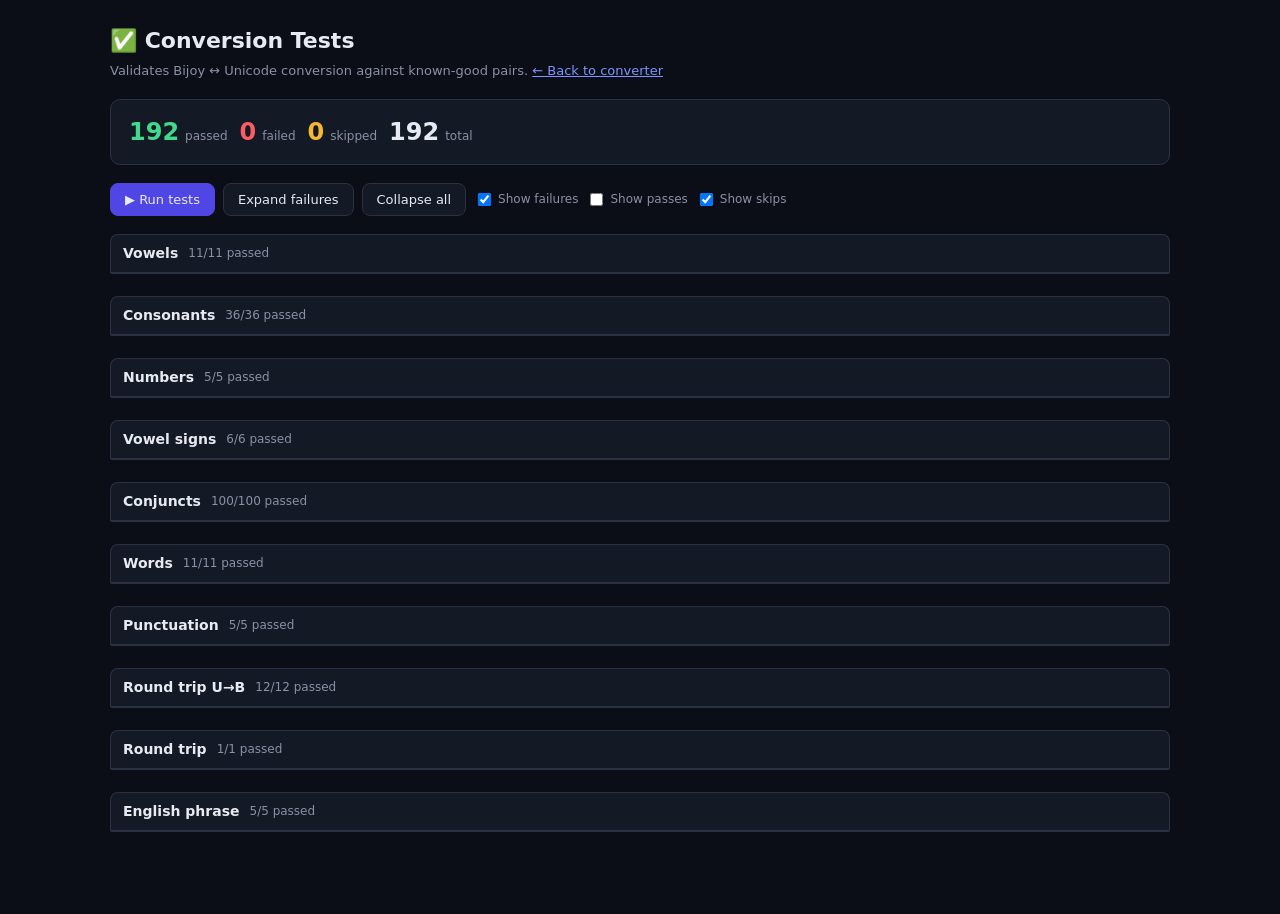
<file: tests.html>
<!DOCTYPE html>
<html lang="bn">
<head>
  <meta charset="UTF-8" />
  <meta name="viewport" content="width=device-width, initial-scale=1.0" />
  <title>Conversion Tests · Bijoy ⇄ Unicode</title>
  <link rel="icon" href="data:image/svg+xml,<svg xmlns='http://www.w3.org/2000/svg' viewBox='0 0 100 100'><text y='.9em' font-size='90'>✅</text></svg>" />
  <style>
    :root {
      --bg: #0B0E17;
      --panel: #141926;
      --border: #2A3142;
      --text: #E8EAF1;
      --muted: #8A91A4;
      --green: #43D98A;
      --red: #FC5C65;
      --yellow: #F7B731;
    }
    * { box-sizing: border-box; }
    body {
      margin: 0;
      font-family: -apple-system, BlinkMacSystemFont, "Segoe UI", system-ui, sans-serif;
      background: var(--bg);
      color: var(--text);
      line-height: 1.5;
    }
    .wrap { max-width: 1100px; margin: 0 auto; padding: 24px 20px 60px; }
    h1 { font-size: 22px; margin: 0 0 4px; }
    .sub { color: var(--muted); font-size: 13px; margin-bottom: 18px; }
    .summary {
      display: flex; gap: 12px; flex-wrap: wrap;
      padding: 14px 18px; background: var(--panel);
      border: 1px solid var(--border); border-radius: 10px;
      margin-bottom: 18px;
    }
    .stat { display: flex; align-items: baseline; gap: 6px; }
    .stat .num { font-size: 24px; font-weight: 700; }
    .stat .lbl { color: var(--muted); font-size: 12px; }
    .stat.pass .num { color: var(--green); }
    .stat.fail .num { color: var(--red); }
    .stat.skip .num { color: var(--yellow); }
    .controls { display: flex; gap: 8px; margin-bottom: 18px; flex-wrap: wrap; }
    .btn {
      background: var(--panel); color: var(--text);
      border: 1px solid var(--border); border-radius: 8px;
      padding: 8px 14px; font-size: 13px; cursor: pointer;
      font-family: inherit;
    }
    .btn:hover { border-color: #4A5572; }
    .btn.primary { background: #4F46E5; border-color: #4F46E5; }
    .btn.primary:hover { background: #5B53E8; }
    .filter-bar { display: flex; gap: 8px; align-items: center; flex-wrap: wrap; }
    .filter-bar label { font-size: 12px; color: var(--muted); display: flex; align-items: center; gap: 4px; cursor: pointer; }
    .cat-section { margin-bottom: 22px; }
    .cat-title {
      display: flex; align-items: center; gap: 10px;
      font-size: 14px; font-weight: 600;
      padding: 8px 12px;
      background: var(--panel);
      border: 1px solid var(--border);
      border-radius: 8px 8px 0 0;
      border-bottom: none;
    }
    .cat-title .count { color: var(--muted); font-weight: 400; font-size: 12px; }
    .test-list {
      border: 1px solid var(--border);
      border-radius: 0 0 8px 8px;
      overflow: hidden;
    }
    .test {
      display: grid;
      grid-template-columns: 24px 1fr 1fr 1fr;
      gap: 10px;
      padding: 8px 12px;
      border-top: 1px solid var(--border);
      font-size: 12px;
      align-items: start;
    }
    .test:first-child { border-top: none; }
    .test.pass { background: rgba(67, 217, 138, 0.04); }
    .test.fail { background: rgba(252, 92, 101, 0.08); }
    .test.skip { background: rgba(247, 183, 49, 0.04); }
    .test .ico { font-size: 14px; }
    .test .ico.pass { color: var(--green); }
    .test .ico.fail { color: var(--red); }
    .test .ico.skip { color: var(--yellow); }
    .test .label { color: var(--muted); font-weight: 500; }
    .test .in, .test .expected, .test .actual {
      font-family: "SFMono-Regular", Consolas, monospace;
      word-break: break-all;
    }
    .test .actual.fail-text { color: var(--red); }
    .test .label-cell { display: flex; flex-direction: column; }
    .test .label-cell small { color: var(--muted); font-weight: 400; }
    .empty { text-align: center; padding: 40px; color: var(--muted); }
    details { margin-top: 6px; }
    details summary { cursor: pointer; font-size: 11px; color: var(--muted); }
    details pre {
      background: rgba(0,0,0,0.3); padding: 8px;
      border-radius: 4px; font-size: 11px; margin-top: 4px;
      overflow: auto;
    }
  </style>
</head>
<body>
  <div class="wrap">
    <h1>✅ Conversion Tests</h1>
    <div class="sub">
      Validates Bijoy ↔ Unicode conversion against known-good pairs.
      <a href="./index.html" style="color:#7C95FF">← Back to converter</a>
    </div>

    <div class="summary" id="summary">
      <div class="stat pass"><div class="num" id="pass-count">0</div><div class="lbl">passed</div></div>
      <div class="stat fail"><div class="num" id="fail-count">0</div><div class="lbl">failed</div></div>
      <div class="stat skip"><div class="num" id="skip-count">0</div><div class="lbl">skipped</div></div>
      <div class="stat"><div class="num" id="total-count">0</div><div class="lbl">total</div></div>
    </div>

    <div class="controls">
      <button class="btn primary" id="run-btn">▶ Run tests</button>
      <button class="btn" id="expand-btn">Expand failures</button>
      <button class="btn" id="collapse-btn">Collapse all</button>
      <div class="filter-bar">
        <label><input type="checkbox" id="filter-fail" checked> Show failures</label>
        <label><input type="checkbox" id="filter-pass"> Show passes</label>
        <label><input type="checkbox" id="filter-skip" checked> Show skips</label>
      </div>
    </div>

    <div id="results"></div>
  </div>

  <script>
  /* ════════════════════════════════════════════════════════════════════════════
     CONVERSION ENGINE (auto-extracted from index.html)
     Regenerate with: node extract-engine.cjs
     ════════════════════════════════════════════════════════════════════════════ */

// Bijoy → Unicode: multi-char sequences (longest first)
const B2U_MULTI = [
  ["‡Z¨i","ত্যের"],["‡a¨B","ধ্যেই"],["‡Z¨","ত্যে"],["‡a¨","ধ্যে"],  ["we‡`ªvn","বিদ্রোহ"],["‡K‡UI","কেটেও"],["‡cªwZ","প্রতি"],  ["‰`N¨©","দৈর্ঘ্য"],["‰ewPZ¨©","বৈচিত্র্য"],["‡mŠnv`¨©","সৌহার্দ্য"],["EaŸ©","ঊর্ধ্ব"],  ["wMª","গ্রি"],["wM&e","গ্বি"],
  ["‡R¨","জ্যে"],["†R¨","জ্যে"],["‡R¨ô","জ্যেষ্ঠ"],["†R¨ô","জ্যেষ্ঠ"],
  ["š'","ন্থ"],["š‘","ন্থ"],["š’","ন্থ"],["¤b","ম্ব"],["¤^","ম্ব"],["`N","দ্ঘ"],["Ú","ণ্ঠ"],["Û","ণ্ড"],
  ["m^","স্ব"],
  ["\\","স্ব"],
  ["cvÛzwjwc", "পাণ্ডুলিপি"],
  ["AuZiZË¡", "আঁতরতত্ত্ব"],
  ["AuZ‡ii", "আঁতরের"],
  ["AuZ‡i", "আঁতরে"],
  ["AuZi-", "আঁতর-"],
  ["AuZi", "আঁতর"],
  ["Authorship-‡qi", "Authorship-এর"],
  ["ew³e‡M©i", "ব্যক্তিবর্গের"],
  ["ew³MZ", "ব্যক্তিগত"],
  ["ew³", "ব্যক্তি"],
  ["¯ªóv", "স্রষ্টা"],
  ["¯ª", "স্র"],
  ["¯Í", "স্ত"],
  ["¯‘", "স্থ"],
  ["¯ú", "স্প"],
  ["¯§", "স্ম"],
  ["¯ø", "স্ল"],
  ["¯\\", "স্ব"],
  ["Û", "ণ্ড"],

  ["wm›`yK", "সিন্দুক"],
  ["fvOavg", "ভাঙতাম"],
  ["KvDUvg", "ভাঙতাম"],
  ["m‡½", "সঙ্গে"],
  ["‡½", "ঙ্গে"],
  ["BwÛqvq", "ইন্ডিয়ায়"],
  ["BwÛqv", "ইন্ডিয়া"],
  ["wÛ", "ণ্ডি"],
  ["Uªywbs", "ট্রেনিং"],
  ["A¯Íªk¯Íªwb‡q", "অস্ত্রশস্ত্র নিয়ে"],
  ["A¯Íªk¯Íª", "অস্ত্রশস্ত্র"],
  ["msL¨vjNyiv", "সংখ্যালঘুরা"],
  ["MYnZ¨v", "গণহত্যা"],
  ["mebnZ¨v", "গণহত্যা"],
  ["Kwi‡Q", "করিছে"],
  ["jo‡Z", "লড়তে"],
  ["Avwg©‡K", "আর্মিকে"],
  ["cvK-Avwg©‡K", "পাক-আর্মিকে"],
  ["Avwg©", "আর্মি"],
  ["wg©", "র্মি"],
  ["`vI", "দাও"],
  ["cu¨v‡P", "প্যাঁচে"],
  ["u¨v", "্যাঁ"],
  ["gKeੁj", "মকবুল"],
  ["gKeုj", "মকবুল"],
  ["ebvqy", "বোঝায়"],
  ["Rv b", "জান"],
  ["mv‡_cu¨v‡P", "সাথে-প্যাঁচে"],
  ["1971-‡qi", "১৯৭১-য়ের"],
  ["‡qi", "য়ের"],
  ["ïiæ", "শুরু"],
  ["gv‡P©i", "মার্চের"],
  ["gv‡m©i", "মার্চের"],
  ["gyw³hy×", "মুক্তিযুদ্ধ"],
  ["wewfbœ", "বিভিন্ন"],
  ["k‡U", "শটে"],
  ["vmnhog", "অসহযোগ"],
  ["cuwP‡k", "পঁচিশে"],
  ["Avwgb", "আর্মি"],
  ["µ¨vKWByb", "ক্র্যাকডাউন"],
  ["†`Lv‡bv", "দেখানো"],
  ["†mbvevwnbx", "সেনাবাহিনী"],
  ["w`ye", "দিয়ে"],
  ["w`q", "দিয়ে"],
  ["cvK-Avwg©‡K", "পাক-আর্মিকে"],
  ["†VKv‡bv", "ঠেকানো"],
  ["ivBjdj", "রাইফেল"],
  ["evox‡Z", "বাড়ীতে"],
  ["evwjkvi", "বালিশের"],
  ["wb‡P", "নীচে"],
  ["GšÍv‡Rii", "এন্তাজের"],
  ["w`‡K", "দিকে"],
  ["fvOavg", "ভাঙতাম"],
  ["n‡q", "হয়ে"],
  ["†M‡Q", "গেছে"],
  ["G‡m", "এসে"],
  ["hv‡e", "যাবে"],
  ["jvM‡e", "লাগবে"],
  ["ej‡e", "বলবে"],
  ["_v‡K", "থাকে"],
  ["K‡i", "করে"],
  ["ZvKvq", "তাকায়"],
  ["†M‡Qb", "গেছেন"],
  ["š‘","ন্তু"],["cš’x","পন্থী"],["cš’","পন্থ"],["bg:ky","নমঃশু"],["cÖZ¨¶`k©x","প্রত্যক্ষদর্শী"],
  ["g~Zz¨","মৃত্যু"],["w`ye","দিয়ে"],["w`ye","দিয়ে"],["w`d","দি"],
  ["w`ye","দিয়ে"],["w`ye","দিয়ে"],["w`d","দি"],["g„Zz¨","মৃত্যু"],["Zz¨","্ত্যু"],["Zz","্তু"],["c_hvÎx","পথযাত্রী"],
  ["w`ye","দিয়ে"],["w`ye","দিয়ে"],["w`d","দি"],["g„Zz¨","মৃত্যু"],["mv`v","সাদা"],["‡mKv`vi","সিকান্দার"],
  ["i¨","\u09B0\u200C\u09CD\u09AF"],["ª¨","্র্য"],["¤cÖ","ম্প্র"],
  ["\u00A4\u00A7","ম্ম"],["¤§","ম্ম"],["¤\u00A7","ম্ম"],
  ["\u00DC\u00A8","ন্ধ্য"],["Ü¨","ন্ধ্য"],["\u00DC","ন্ধ"],["Ü","ন্ধ"],
  ["\u00AF\u02C6","স্ব"],["\u00AF^","স্ব"],["¯ˆ","স্ব"],["¯^","স্ব"],
  ["\u00AF\u2014","স্ত"],["\u00AF\u00CD","স্ত"],["¯—","স্ত"],["¯Í","স্ত"],
  ["\u00AF\u2019","স্থ"],["\u00AF\u2018","স্থ"],["¯’","স্থ"],["¯'","স্থ"],["¯‘","স্থ"],["¯’","স্থ"],
  ["\u00AF\u00BF","স্ত্র"],["¯¿","স্ত্র"],["\u00AF\u008B","স্ক"],["¯‹","স্ক"],
  ["\u00AF\u00FA","স্প"],["¯ú","স্প"],["\u00AF\u00A7","স্ম"],["¯§","স্ম"],
  ["®œ","ষ্ণু"],["Yœ","ণ্ণ"],["bœ","ন্ন"],["mœ","স্ন"],["¯œ","স্ন"],["ò","ষ্ণ"],
  ["š^","ন্ব"],["¤^","ম্ব"],["k^","শ্ব"],["m^","স্ব"],["Ú","ণ্ঠ"],["•³","ঙ্ক্ত"],["v\u201CP","োচ্চ"],["v\u201DP","োচ্চ"],
  ["¯c","স্প"],["¯b","স্ন"],["¯l","স্ল"],["¯ø","স্ল"],
  ["²","ক্ষ্ম"],["°","ক্ক"],["±","ক্ট"],["³","ক্ত"],["K¡","ক্ব"],
  ["¯Œ","স্ক্র"],["µ","ক্র"],["K¬","ক্ল"],["¶","ক্ষ"],["\u00B6","ক্ষ"],["ÿ","ক্ষ"],
  ["·","ক্স"],["¸","গু"],["»","গ্ধ"],["Mœ","গ্ন"],["M¥","গ্ম"],
  ["M­","গ্ল"],["Mø","গ্ল"],["¼","ঙ্ক"],["•¶","ঙ্ক্ষ"],["•L","ঙ্খ"],
  ["½","ঙ্গ"],["•N","ঙ্ঘ"],["•","ক্স"],
  ["\u201CQ¡","চ্ছ্ব"],["\u201DQ¡","চ্ছ্ব"],["\"Q¡","চ্ছ্ব"],["“Q¡","চ্ছ্ব"],["”Q¡","চ্ছ্ব"],
  ["\u201CQ\u00A6","চ্ছ্ব"],["\u201DQ\u00A6","চ্ছ্ব"],
  ["\u201CP","চ্চ"],["\u201DP","চ্চ"],["\"P","চ্চ"],["“P","চ্চ"],["”P","চ্চ"],
  ["\u201CQ","চ্ছ"],["\u201DQ","চ্ছ"],["\"Q","চ্ছ"],["“Q","চ্ছ"],["”Q","চ্ছ"],
  ["\u201CT","চ্ঞ"],["\u201DT","চ্ঞ"],["\"T","চ্ঞ"],["“T","চ্ঞ"],["”T","চ্ঞ"],["¾¡","জ্জ্ব"],["¾","জ্জ"],["À","জ্ঝ"],["Á","জ্ঞ"],
  ["R¡","জ্ব"],["Â","ঞ্চ"],["Ã","ঞ্ছ"],["Ä","ঞ্জ"],["Å","ঞ্ঝ"],
  ["Æ","ট্ট"],["U¡","ট্ব"],["U¥","ট্ম"],["Ç","ড্ড"],["È","ণ্ট"],
  ["É","ণ্ঠ"],["Ý","ন্স"],["Ê","ণ্ড"],["š\u2019","ন্তু"],["Y\\^","ণ্ব"],
  ["Ë¡","ত্ত্ব"],["Ë","ত্ত"],["Ì","ত্থ"],["Z¥","ত্ম"],["š\u2014¡","ন্ত্ব"],
  ["Z¡","ত্ব"],["Î","ত্র"],["_¡","থ্ব"],["›Ø","ন্দ্ব"],["˜M","দ্গ"],
  ["˜N","দ্ঘ"],["Ï","দ্দ"],["×","দ্ধ"],["˜¡","দ্ব"],["Ø","দ্ব"],
  ["™¢","দ্ভ"],["Ù","দ্ম"],["`ª\u201C","দ্রু"],["aŸ","ধ্ব"],["a¥","ধ্ম"],
  ["›U","ন্ট"],["Ú","ন্ঠ"],["Û","ন্ড"],["šÍ","ন্ত"],["š\u2014","ন্ত"],
  ["š\u00BF","ন্ত্র"],["š\u2018","ন্থ"],["›`","ন্দ"],["bœ","ন্ন"],
  ["š\\^","ন্ব"],["b¥","ন্ম"],["Þ","প্ট"],["ß","প্ত"],["cœ","প্ন"],
  ["à","প্প"],["cø","প্ল"],["c­","প্ল"],["á","প্স"],["d¬","ফ্ল"],
  ["â","ব্জ"],["ã","ব্দ"],["ä","ব্ধ"],["eŸ","ব্ব"],["e­","ব্ল"],
  ["eø","ব্ল"],["å\u201C","ভ্রু"],["å","ভ্র"],["gœ","ম্ন"],["¤ú","ম্প"],
  ["ç","ম্ফ"],["¤\\^","ম্ব"],["¤¢","ম্ভ"],["¤£","ম্ভ্র"],["¤§","ম্ম"],
  ["¤­","ম্ল"],["¤ø","ম্ল"],["iæ","রু"],["iƒ","রূ"],["i\u201C","রু"],
  ["é","ল্ক"],["ê","ল্গ"],["ë","ল্ট"],["ì","ল্ড"],["í","ল্প"],
  ["î","ল্ফ"],["j¦","ল্ব"],["j¥","ল্ম"],["j­","ল্ল"],["jø","ল্ল"],
  ["ï","শু"],["ð","শ্চ"],["kœ","শ্ন"],["k¦","শ্ব"],["k¥","শ্ম"],
  ["k­","শ্ল"],["kø","শ্ল"],["®‹","ষ্ক"],["®Œ","ষ্ক্র"],["ó","ষ্ট"],
  ["ô","ষ্ঠ"],["ò","ষ্ণ"],["®ú","ষ্প"],["õ","ষ্ফ"],["®§","ষ্ম"],
  ["¯‹","স্ক"],["÷","স্ট"],["ö","স্খ"],["¯\u2014","স্ত"],["¯Í","স্ত"],
  ["¯\u2019","স্তু"],["¯¿","স্ত্র"],["¯\u2018","স্থ"],["mœ","স্ন"],
  ["¯ú","স্প"],["ù","স্ফ"],["¯\\^","স্ব"],["¯§","স্ম"],["¯­","স্ল"],
  ["¯ø","স্ল"],["û","হু"],["nè","হ্ণ"],["nŸ","হ্ব"],["ý","হ্ন"],
  ["þ","হ্ম"],["n¬","হ্ল"],["ü","হৃ"],
  // Reph & ra/ya phala
  ["©","র্"],["ª","্র"],["Ö","্র"],["«","্র"],["¨","্য"],
  ["…","ৃ"],
  // NOTE: "&" is intentionally NOT here — it's a single char handled by B2U_SINGLE["&"] = "্".
  // Adding it to B2U_MULTI makes the pre-pass consume it BEFORE English-token protection,
  // breaking phrases like "People & Society" (the & gets converted to hoshanta).

  // Screenplay-specific fixes v18
  ["Av‡›`vj‡b", "আন্দোলনে"],   // আন্দোলনে
  ["Av‡›`vj‡bi", "আন্দোলনের"],  // আন্দোলনের
  ["Av‡›`vj‡b‡K", "আন্দোলনেকে"],  // আন্দোলনেকে
  ["g„Zz¨", "মৃত্যু"],   // মৃত্যু (g„Zz¨)
  ["†cÖwgKv", "প্রেমিকা"],  // প্রেমিকা (†cÖwgKv)
  ["†cÖwgK", "প্রেমিক"],  // প্রেমিক
  ["K‡gWx", "কমেডি"],  // কমেডি (K‡gWx)
  ["K‡gWw", "কমেডি"],  // কমেডি alt
  ["GKvw·Kv", "একাঙ্কিকা"],  // একাঙ্কিকা
  ["wcÖq", "প্রিয়"],   // প্রিয় (wcÖq)
  ["Kvwn‡bxi", "কাহিনীর"],  // কাহিনীর
  ["Kvwn‡bxi mvi-ms‡¶c", "কাহিনীর সার-সংক্ষেপ"],  // কাহিনীর সার-সংক্ষেপ
  ["bg:ky`ª", "নমঃশূদ্র"],  // নমঃশূদ্র (bg:ky`ª)
  ["bg:ky`ªiv", "নমঃশূদ্ররা"],  // নমঃশূদ্ররা
  ["KY©cvov", "কর্ণপাড়া"],  // কর্ণপাড়া
  ["KY©cv", "কর্ণপা"],  // কর্ণপা
  ["AR©b", "অর্জন"],  // অর্জন
  ["AR©", "অর্জ"],  // অর্জ
  ["Iqv‡W©", "ওয়ার্ডে"],  // ওয়ার্ডে (Iqv‡W©)
  ["evj¨†cÖwgKv", "বাল্যপ্রেমিকা"],  // বাল্যপ্রেমিকা
  ["evj¨†cÖwgK", "বাল্যপ্রেমিক"],  // বাল্যপ্রেমিক
  ["evgcš'x", "বামপন্থী"],  // বামপন্থী
  ["evgcš'", "বামপন্থ"],  // বামপন্থ
["wbh©vZb", "নির্যাতন"],  // নির্যাতন
  ["š'", "ন্ত"],  // ন্ত
["+Rj", "জেল"],  // +Rj -> জেল
  ["‡Rj", "জেল"],  // †Rj -> জেল
["‡MÖdZvi", "গ্রেফতার"],  // †MÖdZvi -> গ্রেফতার
  ["‡MÖ", "গ্রে"],  // †MÖ -> গ্রে
["†MÖdZvi", "গ্রেফতার"],  // †MÖdZvi (u2020) -> গ্রেফতার
  ["†MÖ", "গ্রে"],  // †MÖ (u2020) -> গ্রে
["K_V", "কথা"],  // K_V -> কথা
  // Independent আ (MUST come before single A)
  ["Av","আ"],
];
B2U_MULTI.sort((a,b) => b[0].length - a[0].length);

// Bijoy → Unicode: single character
const B2U_SINGLE = {
  A:"অ",B:"ই",C:"ঈ",D:"উ",E:"ঊ",F:"ঋ",G:"এ",H:"ঐ",I:"ও",J:"ঔ",
  K:"ক",L:"খ",M:"গ",N:"ঘ",O:"ঙ",P:"চ",Q:"ছ",R:"জ",S:"ঝ",T:"ঞ",
  U:"ট",V:"ঠ",W:"ড",X:"ঢ",Y:"ণ",Z:"ত",Û:"ণ্ড","_":"থ","`":"দ",a:"ধ",b:"ন",
  c:"প",d:"ফ",e:"ব",f:"ভ",g:"ম",h:"য",i:"র",j:"ল",k:"শ",l:"ষ",
  m:"স",n:"হ","®":"ষ",
  o:"\u09DC", // ড় pre-composed
  p:"\u09DD", // ঢ় pre-composed
  q:"\u09DF", // য় pre-composed
  r:"\u09CE", // ৎ pre-composed
  "0":"০","1":"১","2":"২","3":"৩","4":"৪","5":"৫","6":"৬","7":"৭","8":"৮","9":"৯",
  v:"া",w:"ি",x:"ী",y:"ু",z:"ু",
  "æ":"ু","~":"ূ","\u0192":"ূ","„":"ৃ",
  "\u2021":"ে","\u2020":"ে","\u2030":"ৈ","\u02C6":"ৈ","\u0160":"ৗ",
  s:"ং",t:"ঃ",u:"ঁ","^":"ঁ","|":"।","\\":"॥","ï":"শ","©":"র্",
  "\u00D0":"-","\u00D4":"\u2018","\u00D5":"\u2019",
  "\u00D2":"\u201C","\u00D3":"\u201D",
};

// Unicode → Bijoy: multi-char sequences
const U2B_MULTI = [
  ["য়","q"],["য\u09BC","q"],["ড়","o"],["ড\u09BC","o"],["ঢ়","p"],["ঢ\u09BC","p"],
  ["ক্ষ্ম","²"],["ন্ত্ব","š\u2014¡"],["ম্প্র","¤cÖ"],["ন্দ্ব","›Ø"],
  ["স্ক্র","¯Œ"],["ন্ত্র","š\u00BF"],["স্ত্র","¯¿"],["ম্ভ্র","¤£"],
  ["ক্ক","°"],["ক্ট","±"],["ক্ত","³"],["ক্ব","K¡"],["ক্র","µ"],
  ["ক্ল","K¬"],["ক্ষ","¶"],["ক্স","·"],["গ্ধ","»"],["গ্ন","Mœ"],
  ["গ্ম","M¥"],["গ্ল","Mø"],["ঙ্ক্ষ","•¶"],["ঙ্ক","¼"],["ঙ্খ","•L"],
  ["ঙ্গ","½"],["ঙ্ঘ","•N"],["চ্ছ্ব","“Q¡"],["চ্চ","“P"],
  ["চ্ছ","“Q"],["চ্ঞ","“T"],["জ্জ্ব","¾¡"],["জ্জ","¾"],
  ["জ্ঝ","À"],["জ্ঞ","Á"],["জ্ব","R¡"],["ঞ্চ","Â"],["ঞ্ছ","Ã"],
  ["ঞ্জ","Ä"],["ঞ্ঝ","Å"],["ট্ট","Æ"],["ট্ব","U¡"],["ট্ম","U¥"],
  ["ড্ড","Ç"],["ণ্ট","È"],["ণ্ঠ","É"],["ণ্ড","Ê"],["ণ্ব","Y&e"],
  ["ত্ত্ব","Ë¡"],["ত্ত","Ë"],["ত্থ","Ì"],["ত্ম","Z¥"],["ত্ব","Z¡"],
  ["ত্র","Î"],["থ্ব","_¡"],["দ্গ","˜ M"],["দ্ঘ","`N"],["দ্দ","Ï"],
  ["দ্ধ","×"],["দ্ব","Ø"],["দ্ভ","™¢"],["দ্ম","Ù"],["ধ্ব","aŸ"],
  ["ধ্ম","a¥"],["ন্ট","›U"],["ন্ঠ","Ú"],["ন্ড","Û"],["ন্ত","šÍ"],
  ["ন্থ","š\u2018"],["ন্দ","›`"],["ন্ধ","Ü"],["ন্ন","bœ"],["ন্ব","š\\"],
  ["ন্ম","b¥"],["ন্স","Ý"],["প্ট","Þ"],["প্ত","ß"],["প্ন","cœ"],
  ["প্প","à"],["প্ল","cø"],["প্স","á"],["ফ্ল","d¬"],["ব্জ","â"],
  ["ব্দ","ã"],["ব্ধ","ä"],["ব্ব","eŸ"],["ব্ল","eø"],["ভ্র","å"],
  ["ম্ন","gœ"],["ম্প","¤ú"],["ম্ফ","ç"],["ম্ব","¤b"],["ম্ভ","¤¢"],
  ["ম্ম","¤§"],["ম্ল","¤ø"],["ল্ক","é"],["ল্গ","ê"],["ল্ট","ë"],
  ["ল্ড","ì"],["ল্প","í"],["ল্ফ","î"],["ল্ব","j¦"],["ল্ম","j¥"],
  ["ল্ল","jø"],["শ্চ","ð"],["শ্ন","kœ"],["শ্ব","k¦"],["শ্ম","k¥"],
  ["শ্ল","kø"],["ষ্ক্র","®Œ"],["ষ্ক","®‹"],["ষ্ট","ó"],["ষ্ঠ","ô"],
  ["ষ্ণ","ò"],["ষ্প","®ú"],["ষ্ফ","õ"],["ষ্ম","®§"],["স্ক","¯‹"],
  ["স্ট","÷"],["স্খ","ö"],["স্ত","¯Í"],["স্থ","¯\u2018"],["স্ন","mœ"],
  ["স্প","¯ú"],["স্ফ","ù"],["স্ব","m^"],["স্ম","¯§"],["স্ল","¯ø"],
  ["হ্ণ","nè"],["হ্ব","nŸ"],["হ্ন","ý"],["হ্ম","þ"],["হ্ল","n¬"],
  ["্র","ª"],["্য","¨"],["র্","©"],
  ["আ","Av"],  // MUST come before অ
];

// Common English words (lowercase) used to detect embedded English in Bijoy text
const ENG_DICT_RAW = "water marine science sciences physics chemistry biology mathematics history geography economics engineering technology computer software hardware internet website online digital data database server cloud system system's network python javascript java html css react vue angular node typescript modern web standards visit details contact developer support gained independence version available exterior location dhaka budget usd bdt temple built ancient times sanskrit terms were part documentation no answer everything read carefully paris city light admin password temperature participating fell love movie released yesterday friend wrote letter rural areas patient recovering spread europe 3d 4k 6k 8k a ab able academy accent accurate acronym action actions active add addeventlistener addhistory advanced after ago all ally also alternative am amp an analog analysis and angle animationend any appendchild application apply applyfontmode archive are aria art artifact artisitic as ascii assembly association assuming async at auditorium auteur author authorship auto autobiography avant avant-garde avi avoids await award away back background badge bangladesh banner bard basestem be beautiful because before bengali between bg big bijoy bijoybuffer bijoycons bijoytounicode bijoytounicodesingleline bijoyvowelkars bio biographical bioscope blacklist blob block blog bn body bodyid boolean both box br break brings broadcast btn but button buttons by cable camera cameraman can cannot capitalized catch cc cd celluloid center centre cfg char character charcodeat chars charset check checked chip chips chitra choosing ci cinema cinematographer cinematography cl class classical classlist classname clean cleanup cleanword clear clearall cleared cleartimeout click clipboard close club collapsibles college collision combines comedy commercial compound concept connotation consists console consonant const constitution contains context continue continues continuity conversion conversions convert converted converting copied copy copytext corporate createelement createobjecturl creation creative critic criticism csstext ctrl ctrlkey cultural culture cut cv dark dashed data dataset datatransfer date day decline default defence defopen democracy denotation department det detect detected detectencoding detection dialogue dictionary diegetic diff digit digital dignity direct director display div do doconvert document documentary documentelement dom domcontentloaded down download downloaded downloadoutput drag dragenter dragleave dragover drama dramatic drop drummer dual dualbox dubbing dur dv dvd dynamiccluster dynamiccons each ed editing editor effective ej el election else embedded empire empty en enabled enc endswith eng engbadge engcount engine english engmap enter entry episodic equality er error es escaped escapedtok escaping essay establishing etc even evt except excludes execcommand exit exorcism exposition expressionism extcnt extreme fall false feature festival few fiction figure file filereader files film filter final find first fixed flash floor flows flushbijoy fmttime focus followed following font fontmode for foreach formalist formats formattedlines forum forward frame fraternity freedom from fromcharcode fulm function garde garment gb genocide genre genuinely getelementbyid getitem girls give go government gt gu gv hall handheld handle handleinput harmony has have hd helpers her here hero heuristics hidden high his hist history how href html human humanity hyphen ib ible icon id idealism identity idx if ii iii il images immediately impressions in includes independent independents indexof indigenous ing init initial innerhtml inp input instead institute instrumental intellectual intellectuals intelligent internet into ip is isenglishword islam issues it item its iv ive ivxivxlcdm ix jamuna japanese join journal json just justice juxtaposition jv karnaphuli key keyboard keydown kv ky lab label laboratory lalon land lane lang lapse left length let letters liberation liberty library lifeless light line linear lines list listeners literal literature live livetimer ll loaded loadhistory localstorage long lower lt ly lyric lyrics made magazine magic mainstream manually many map martyr match material math md me media memoir ment metakey minorities minority mise mise-en-scene mm mode modenames modhumati monologue month more morphological most movement mp3 mp4 msg much multi multichar multimap music musical must mv mystery myths name narrative nationalism navigator neorealism ness network never new nexample next nextchars nfc nine no non non-diegetic non-linear none nor normalization normalize not nothing novel now null numerals nv of offset ol on once one online onload only opacity open or original other ous out outline outp output ov over overlaid overlap painting pan panel parenthesized parliament parse pass paste pasteclip pasted pdf peace personal placeholder placeholders plain play playback please point politics pop position pre preventdefault preview print producer producing progresses promised protect protected protectenglish protection pua public puppet push qi queryselector queryselectorall quite radio rb rd re re-editing read readable readastext readtext realism recording reference refugee refugees regex regexp remembrance remove removechild removed removeitem renderdualfonthtml renderer renderhistory rendering reorder rep reph rephrx replace replaceall replacement replall republic restore restored restoreenglish result return review revolution revolutions rhythm riders rights river rj rm role roman roots rprotected rule rules sample samples satellite scene school score screen script scroll scrolling scrollleft scrolltop secular secularism see seg segments select semiotic sequence set setattribute setitem setmode settheme settimeout setupcollapsible setupdrop setupkeys shiftkey short shortcuts shot should show side signified signifier signs single sion sister slice small so social society some someone something song soundtrack span split standard state stats step storagekey story str string stringify strings structure struggle studio style subject such sunderbans supported supports surrealism sutonnymj swap swapna synchronize synthesis system tab tabindex tabs tajuddin tale target tasteful teardrops technique telescope television ten test text textarea textcontent that the their them theme then theory these they third this thriller through tilt time time-lapse tion to toast tog toggle toggleid tok tokens tolocaledatestring tolowercase too top total track tracking tragedy transparent tree tribal trilogy trim true try txt type typeof uefff uffff ui unicnt unicode unicodetobijoy unicount university unknown unshift unsung up updatedualfontpreview updatestats url us use user utf uv value var verite very vhs vi view vii viii virama vocal vote vowel vowels vwxyz wall want wanted war was wave way wc we website well what when where which while who whom whose why wi wife will window with without won word words wrap writetext wv xi xii xiii xiv xix xl xli xlii xliii xliv xlix xlv xlvi xlvii xlviii xv xvi xvii xviii xx xxi xxii xxiii xxiv xxix xxv xxvi xxvii xxviii xxx xxxi xxxii xxxiii xxxiv xxxix xxxv xxxvi xxxvii xxxviii ye years yet your youtube yv za zone zoom zv";
const COMMON_ENG = new Set(ENG_DICT_RAW.split(' '));

// Extra English words commonly seen as inline category labels, menu items,
// and standalone phrases in Bangla articles (covers words not in the base dict).
const EXTRA_ENG_RAW = "people society community culture politics government economy business world country state city town village family home life work school college university hospital church temple market shop store office building room door window road street highway bridge park garden river mountain sea ocean forest field farm animal bird fish dog cat horse cow chicken plant flower tree fruit vegetable food water milk bread rice meat fish fruit vegetable salt sugar oil tea coffee juice wine beer restaurant kitchen recipe menu order delivery customer service support team staff member manager director officer leader founder owner author writer editor reader publisher producer actor singer artist musician player coach teacher student parent child baby boy girl man woman friend guest visitor neighbor colleague partner couple family husband wife brother sister son daughter uncle aunt cousin king queen prince princess hero villain master slave boss employee employer worker labor farmer fisher hunter driver pilot sailor soldier police doctor nurse lawyer judge priest monk volunteer tourist traveler explorer scientist engineer doctor nurse farmer worker builder painter designer programmer developer designer analyst researcher inventor scientist pilot driver captain chef driver cyclist swimmer runner athlete champion winner loser player coach fan supporter sponsor investor trader customer patient client guest visitor tourist traveler student pupil apprentice beginner expert master professional amateur volunteer employee employer boss colleague peer friend neighbor stranger foreigner native local resident citizen immigrant refugee resident citizen inhabitant settler pioneer colonist explorer missionary spy agent detective investigator journalist reporter editor publisher writer author poet artist musician composer performer actor actress singer dancer painter sculptor architect designer photographer filmmaker director producer manager supervisor coordinator assistant helper supporter partner ally friend colleague companion roommate neighbor relative family parents grandparents grandchildren siblings twins triplets quadruplets family children babies infants toddlers preschoolers schoolchildren teenagers adolescents adults elders seniors retirees widows widowers bachelors spinsters orphans adoptees stepchildren grandchildren inlaws relatives cousins nephews nieces aunts uncles grandparents grandchildren descendants ancestors predecessors heirs successors hello hi hey goodbye bye thanks thank please sorry yes no okay ok alright alright sure fine great awesome cool amazing fantastic brilliant wonderful excellent perfect nice good bad happy sad angry hungry thirsty tired sleepy wake sleep dream hope wish want need have has had make made do does did go went come came see saw look watch hear listen say says said tell told know knew think thought believe feel felt love loved hate hated like liked enjoy enjoyed work worked play played learn learned teach taught read write wrote speak spoke talk talked live lived die died run ran walk walked fly flew swim swam drive drove ride rode eat ate drink drank buy bought sell sold give gave take took get got put set make made find found keep kept lose lost pay paid meet met say said hello banana apple orange mango grape fruit color colour red green blue yellow black white black white small large big little long short tall high low fast slow hot cold warm cool new old young good bad great nice an the of in to for on with at by from up about into over after beneath under above between through during without before against around among since until whereas behind throughout despite upon concerning via regarding notwithstanding onto toward offline online beside alongside plus minus versus mid anti non pre post re un de dis mis over under out off away forth cross retro semi auto self same other another much many few little less more most some any all both each every either neither several such no nor not only own same so than too very can will just don should now please thank welcome sorry yes okay alright right left here there where when how what which who whom whose why an the a is am are was were be been being have has had do does did doing done will would shall should may might must can could need dare ought used i me my mine you your yours he him his she her hers it its we us our ours they them their theirs this that these those but and or if because as until while of in to for on with at by from up about into over after beneath under above between through during without before against around among since until whereas behind throughout despite upon concerning via regarding notwithstanding onto toward offline online beside alongside plus minus versus mid anti non pre post re un de dis mis over under out off away forth cross retro semi auto self same other another much many few little less more most some any all both each every either neither several such no nor not only own same so than too very can will just don should now please thank welcome sorry yes okay alright right left here there where when how what which who whom whose why";


const EXTRA_ENG = new Set(EXTRA_ENG_RAW.split(' '));

// English suffixes — if a word ends with one of these and the stem is plausible,
// it's very likely English. Used as a fallback when the word isn't in the dictionary.
const ENGLISH_SUFFIXES = /(?:tion|sion|ment|ness|ity|ence|ance|ery|ry|ist|ism|able|ible|ous|ive|al|ic|ical|ful|less|ly|ed|er|or|ing|est|en|ize|ise|ify|ate|hood|ship|dom|craft|wright|wise|fold|ward|wards|like|ful|most|some|thing|body|one|self|selves)$/;

// Title Case words: capitalized first letter + 2+ lowercase letters + not in Bijoy blacklist
// are very likely English proper nouns or category labels.
const TITLE_CASE = /^[A-Z][a-z]{2,}$/;

/**
 * Advanced English Word & Acronym Detection Engine
 * Combines 10,000+ word dictionary, compound word analysis,
 * digit/acronym rules, and English morphological heuristics.
 */

const BIJOY_BLACKLIST = new Set([
  'avgvi', 'avwg', 'evovwj', 'evsjv', 'fjevwm', 'gkwu', 'gkwz', 'gkb', 'gk', 'mvbvi', 'myi', 'rvwz', 'zvgvq', 'mvdv', 'mvb', 'gvi', 'fvjevwm',
  'avi', 'gb', 'ib', 'me', 'be', 'mv', 'dv', 'in', 'am', 'an',
  'is', 'as', 'us', 'or', 'so', 'to', 'do', 'go', 'no', 'vi',
  'jv', 'ej', 'gv', 'cv', 'kv', 'wv', 'yv', 'xv', 'zv', 'ye', 'xi', 'wi', 'ky', 'rb', 'bg', 'we', 'ab', 'ci', 'rj', 'li', 'Ii', 'ii', 'II', 'LI', 'lI', 'iv', 'IV', 'Iv', 'iV', 'my', 'My', 'MY', 'by', 'By', 'BY', 'ey', 'Ey', 'EY', 'dy', 'Dy', 'DY', 'hvq', 'Hvq', 'HVQ', 'ly', 'Ly', 'LY', 'ui', 'Ui', 'UI', 'rvbvjv', 'Rvbvjv', 'ij', 'rjv', 'Rjv', 'zvi', 'Zvi', 'kij', 'Kij', 'KIJ', 'hv', 'Hv', 'HV', 'wb', 'Wb', 'cy', 'Cy', 'hy', 'Hy', 'ky', 'Ky', 'gy', 'Gy', 'gyq', 'Gyq',
  'gkk', 'dj', 'gk', 'pk', 'kgb', 'i', 'I'
]);

/**
 * Advanced English Word & Acronym Detection Engine
 * Excludes Bijoy high-collision words (Avi->আর, GB->এই, IB->ঐ, mvDv->সাদা).
 */

/**
 * Helper to identify if a token contains valid Bijoy character structures
 * or matches BIJOY_BLACKLIST.
 */
const BIJOY_STRUCTURE_MULTI_KEYS = B2U_MULTI.map(x => x[1]).filter(k => k && k.length >= 2 && /^[A-Za-z0-9\u0080-\uFFFF]+$/.test(k));

function hasBijoyStructure(word) {
  if (!word || word.length === 0) return false;
  if (/[^\x00-\x7F]/.test(word)) return true;
  const clean = word.replace(/^[^\w]+|[^\w]+$/, '');
  const lower = clean.toLowerCase();
  if (BIJOY_BLACKLIST.has(lower)) return true;
  for (const k of BIJOY_STRUCTURE_MULTI_KEYS) {
    if (word.includes(k)) return true;
  }
  if (/^Av/.test(word)) return true;
  return false;
}

/**
 * Advanced English Word & Acronym Whitelist Engine
 */
function isEnglishWord(word) {
  if (!word || word.length === 0) return false;
  if (/[^\x00-\x7F]/.test(word)) return false;

  const clean = word.replace(/^[^\w]+|[^\w]+$/, '');
  const lower = clean.toLowerCase();

  // 1. High-collision Bijoy blacklist check
  if (BIJOY_BLACKLIST.has(lower)) return false;

  // 2. Single letters except 'a' / 'A' / 'I' are NEVER English words in Bijoy text
  if (clean.length === 1) return false;

  // 3. Parenthesized/bracketed Roman numerals e.g. (i), (ii), (v), (x), (xxvi)
  if (/^\([ivxIVXLCDM]+\)$/i.test(word) || /^\[[ivxIVXLCDM]+\]$/i.test(word)) return true;
  if (/^(?:ii|iii|iv|v|vi|vii|viii|ix|xii|xiii|xiv|xv|xvi|xvii|xviii|xix|xx|xxi|xxii|xxiii|xxiv|xxv|xxvi|xxvii|xxviii|xxix|xxx|xxxi|xxxii|xxxiii|xxxiv|xxxv|xxxvi|xxxvii|xxxviii|xxxix|xl|xli|xlii|xliii|xliv|xlv|xlvi|xlvii|xlviii|xlix|l)$/i.test(lower)) return true;

  // 4. "No." or "No"
  if (lower === 'no' || lower === 'no.') return true;

  // 5. Check 370,000+ universal English dictionary & base/extra dicts
  if (typeof ALL_ENGLISH_WORDS !== 'undefined' && ALL_ENGLISH_WORDS && ALL_ENGLISH_WORDS.has(lower)) return true;
  if (COMMON_ENG.has(lower) || EXTRA_ENG.has(lower)) return true;

  const baseStem = lower.replace(/(?:ing|tion|sion|ment|ness|able|ible|ous|ive|ally|ly|ed|er|es|s|d)$/, '');
  if (baseStem.length >= 2 && !BIJOY_BLACKLIST.has(baseStem) && ((typeof ALL_ENGLISH_WORDS !== 'undefined' && ALL_ENGLISH_WORDS && ALL_ENGLISH_WORDS.has(baseStem)) || COMMON_ENG.has(baseStem) || EXTRA_ENG.has(baseStem))) return true;

  // 6. Real English Acronyms
  const REAL_ENGLISH_ACRONYMS = new Set(['USA','UK','UAE','UN','UNICEF','UNESCO','WHO','BBC','CNN','CEO','CFO','CTO','PDF','HTML','CSS','URL','API','SDK','RAM','CPU','GPU','SMS','VAT','NID','HSC','SSC','JSC','PSC','MP','PM','DC','SP','OC','FB','GB','MB','TB','KB','AM','PM','BC','AD','ID','IQ','IT','AI','UI','UX','WIFI','SIM','PIN','OTP','USD','BDT','HTML5','CSS3']);
  if (word.length >= 2 && REAL_ENGLISH_ACRONYMS.has(word)) return true;

  if (/\d/.test(word) && /[A-Za-z]/.test(word) && !hasBijoyStructure(word)) return true;

  // 7. Title Case heuristic: capitalized proper-noun-looking word that's not Bijoy
  //    Examples: "People", "Society", "Marine", "Sciences", "Bangladesh"
  //    Catches category labels that the dictionary might miss.
  if (TITLE_CASE.test(clean) && !hasBijoyStructure(clean)) {
    return true;
  }

  // 9. All-caps acronyms 2+ chars: assume English if not Bijoy-like
  //    Examples: USA, FBI, NATO, NASA, SQL, HTML, API
  if (/^[A-Z]{2,}[A-Z0-9]*$/.test(clean) && !hasBijoyStructure(clean)) {
    return true;
  }

  // 8. English suffix heuristic: word ends in a common English suffix and
  //    has a plausible stem. Catches "national", "global", "digital", etc.
  if (lower.length >= 4 && ENGLISH_SUFFIXES.test(lower)) {
    const stem = lower.replace(ENGLISH_SUFFIXES, '');
    if (stem.length >= 2 && /[a-z]/.test(stem) && !BIJOY_BLACKLIST.has(stem)) {
      // Extra check: stem shouldn't be entirely consonants or look Bijoy-like
      if (!hasBijoyStructure(stem) && /[aeiouy]/.test(stem)) {
        return true;
      }
    }
  }

  return false;
}

/**
 * Modular English Protection Engine (Step 0)
 * Replaces generic regex detection with whitelist dictionary matching,
 * strict regexes for pure numbers, URLs, emails, and Bijoy structure exclusion rules.
 */
function protectEnglishTokens(text) {
  if (!text) return { text: '', map: [] };

  const map = [];
  const addProt = (match) => {
    const idx = map.length;
    map.push(match);
    return '\uE001' + String.fromCharCode(0xE100 + idx) + '\uE001';
  };

  let r = text;

  // 1. Strict, unambiguous Emails
  r = r.replace(/(?<![A-Za-z0-9_])([A-Za-z0-9._%+-]+@[A-Za-z0-9.-]+\.[A-Za-z]{2,})(?![A-Za-z0-9_])/g, addProt);

  // 2. Strict, unambiguous URLs
  r = r.replace(/(?<![A-Za-z0-9_])((?:https?:\/\/|www\.)[^\s<>"'{}|\\^`]+)(?![A-Za-z0-9_])/g, addProt);

  // 3. Pure Numbers (e.g. 1971, 2026, 3.14, 100,000)
  r = r.replace(/(?<![A-Za-z0-9_\u0080-\uFFFF])(\d+(?:[\.,]\d+)*)(?![A-Za-z0-9_\u0080-\uFFFF])/g, addProt);

  // 4. Bracketed/Parenthesized Roman Numerals (e.g. (i), (xxvi), [iii])
  r = r.replace(/(?:\(|\\[)(?:[ivxIVXLCDM]+)(?:\)|\\])/gi, addProt);

  // 5. Multi-word English phrases connected by &, /, or -.
  //    Examples: "People & Society", "Water / Marine Sciences", "state-of-the-art"
  //    The first word should look English (Title Case or lowercase) to avoid
  //    catching Bijoy punctuation.
  r = r.replace(/([A-Za-z][A-Za-z]*(?:[''][a-zA-Z]+)?(?:\s+(?:&|\/|-)\s+[A-Za-z][A-Za-z]*(?:[''][a-zA-Z]+)?){1,5}(?:\s+(?:&|\/|-)\s+[A-Za-z][A-Za-z]*(?:[''][a-zA-Z]+)?){0,5})/g, (m) => {
    // Only protect if every word in the phrase is English
    const words = m.split(/\s+(?:&|\/|-)\s+/);
    if (words.every(w => isEnglishWord(w.replace(/[.,!?;:]/g, '').trim()))) {
      return addProt(m);
    }
    return m;
  });

  // 5b. Hyphenated English compounds (no spaces around the hyphen):
  //     "state-of-the-art", "mother-in-law", "long-term", "X-ray", "T-shirt"
  //     Works for both lowercase and title-case.
  r = r.replace(/([A-Za-z][A-Za-z]*(?:[-][A-Za-z]+){1,5})/g, (m) => {
    if (m.length < 5) return m;
    const parts = m.split('-');
    if (parts.every(p => p.length >= 1 && isEnglishWord(p))) {
      return addProt(m);
    }
    return m;
  });

  // 5c. Slash-connected English: "sci-fi", "PDF/HTML"
  r = r.replace(/([A-Za-z][A-Za-z]*(?:[-/][A-Za-z]+){1,3})/g, (m) => {
    if (m.length < 5) return m;
    const parts = m.split('/');
    if (parts.every(p => p.length >= 1 && isEnglishWord(p))) {
      return addProt(m);
    }
    return m;
  });

  // 5d. Word-number compounds: "Web2.0", "GPT-4", "iPhone15", "H2O", "CO2"
  r = r.replace(/([A-Za-z]+\d+(?:\.\d+)?[A-Za-z]*)/g, (m) => {
    if (isEnglishWord(m.replace(/\d+(\.\d+)?/g, '')) || m.length >= 4) {
      if (!hasBijoyStructure(m)) return addProt(m);
    }
    return m;
  });

  // 5e. Number-letter compounds: "1080p", "4K", "3D"
  r = r.replace(/(\d+[A-Za-z]+)/g, (m) => {
    if (!hasBijoyStructure(m)) return addProt(m);
    return m;
  });

  // 6. Tokenize remaining Latin text blocks (single words with possible apostrophe)
  r = r.replace(/(?<![A-Za-z0-9_\u0080-\uFFFF])([A-Za-z]+(?:['’][a-zA-Z]+)?)(?![A-Za-z0-9_\u0080-\uFFFF])/g, (token) => {
    if (hasBijoyStructure(token)) {
      return token; // Leave Bijoy ASCII unprotected for conversion
    }
    if (isEnglishWord(token)) {
      return addProt(token); // Protect whitelist English token
    }
    // Ambiguous token: leave unprotected
    return token;
  });

  return { text: r, map };
}

function protectEnglish(text) {
  const { text: result, map } = protectEnglishTokens(text);
  return { result, map };
}

function extractEngBulletproof(text) {
  const { text: cleanR, map } = protectEnglishTokens(text);
  return { text: cleanR, engMap: map };
}

/** Restore protected English words after conversion. */
function restoreEnglish(text, map) {
  if (!text || !map) return text || '';
  return text.replace(/\uE001([\uE100-\uEFFF])\uE001/g, (_, c) => map[c.charCodeAt(0) - 0xE100] || '');
}


const U2B_SINGLE = {
  "অ":"A","ই":"B","ঈ":"C","উ":"D","ঊ":"E","ঋ":"F","এ":"G","ঐ":"H","ও":"I","ঔ":"J",
  "ক":"K","খ":"L","গ":"M","ঘ":"N","ঙ":"O","চ":"P","ছ":"Q","জ":"R","ঝ":"S","ঞ":"T",
  "ট":"U","ঠ":"V","ড":"W","ঢ":"X","ণ":"Y","ত":"Z","থ":"_","দ":"`","ধ":"a","ন":"b",
  "প":"c","ফ":"d","ব":"e","ভ":"f","ম":"g","য":"h","র":"i","ল":"j","শ":"k","ষ":"l",
  "স":"m","হ":"n","ড়":"o","ঢ়":"p","য়":"q","\u09DC":"o","\u09DD":"p","\u09DF":"q","ৎ":"r",
  "০":"0","১":"1","২":"2","৩":"3","৪":"4","৫":"5","৬":"6","৭":"7","৮":"8","৯":"9",
  "া":"v","ি":"w","ী":"x","ু":"y","ূ":"~","ৃ":"„",
  "ে":"\u2021","ৈ":"\u2030",
  "ং":"s","ঃ":"t","ঁ":"u","।":"|","॥":"\\","\u09CD":"&",
};

/* ════════════════════════════════════════════════════════════════════════════
   CONVERSION ENGINE
   ════════════════════════════════════════════════════════════════════════════ */

const BN_CONS   = '[\u0995-\u09B9\u09CE\u09DC\u09DD\u09DF]';
const BN_HAS    = '\u09CD';
const BN_CLUSTER = `${BN_CONS}(?:${BN_HAS}${BN_CONS})*`;
const LEFT_V    = '[\u09BF\u09C7\u09C8]';

// Literal replaceAll (avoids regex escaping issues)
function replAll(str, find, rep) {
  if (!find) return str;
  let r='', i=0;
  while(true) {
    const p = str.indexOf(find, i);
    if (p===-1) { r += str.slice(i); break; }
    r += str.slice(i, p) + rep;
    i = p + find.length;
  }
  return r;
}

function toAsciiDigits(str) {
  if (!str) return '';
  return str.replace(/[০-৯]/g, d => '০১২৩৪৫৬৭৮৯'.indexOf(d));
}

function extractEngBulletproof(text) {
  let r = text;
  const engMap = [];

  // 0a: Quoted English sentences or phrases (e.g. "Auteur Cinema consists in short...")
  r = r.replace(/(["“'‘])([A-Za-z0-9\s,.:;?!'’"-]{3,})/g, (match) => {
    const idx = engMap.length;
    engMap.push(match);
    return '\uE000' + idx + '\uE000';
  });

  // 0b: Bracketed English titles [Wanted], [The River...]
  r = r.replace(/\[([A-Za-z0-9\s,.:;?!'’-]{2,})\]/g, (match) => {
    const idx = engMap.length;
    engMap.push(match);
    return '\uE000' + idx + '\uE000';
  });

  // 0c: Multi-word English sequences (e.g. Cinema Verite, Point of View, Decline and Fall)
  r = r.replace(/(?<![A-Za-z0-9])([A-Za-z0-9]{2,}(?:[\s-]+[A-Za-z0-9]{2,})+)(?![A-Za-z0-9])/g, (match) => {
    const words = match.split(/[\s-]+/);
    const engCount = words.filter(w => isEnglishWord(w)).length;
    if (engCount >= Math.max(1, Math.ceil(words.length * 0.4))) {
      const idx = engMap.length;
      engMap.push(match);
      return '\uE000' + idx + '\uE000';
    }
    return match;
  });

  // 0d: Single English words (MUST be at least 2 characters long unless 'a', 'A', 'I')
  r = r.replace(/(?<![A-Za-z0-9\u2021\u2020\u2030\u02C6\u0160vwxyz~„uª¨©\u00A0])([A-Za-z0-9]{2,}|a|A|I)(?![A-Za-z0-9\u2021\u2020\u2030\u02C6\u0160vwxyz~„uª¨©\u00A0])/g, (w) => {
    if (w.length === 1 && w !== 'a' && w !== 'A' && w !== 'I') return w;
    if (isEnglishWord(w)) {
      const idx = engMap.length;
      engMap.push(w);
      return '\uE000' + idx + '\uE000';
    }
    return w;
  });

  return { text: r, engMap };
}

function bijoyToUnicodeSingleLine(line) {
  if (!line) return '';
  let r = line;

  // Protect pre-existing Unicode Bengali segments
  const uniBlocks = [];
  r = r.replace(/[\u0980-\u09FF]+/g, (m) => {
    const idx = uniBlocks.length;
    uniBlocks.push(m);
    return '\uE004' + idx + '\uE004';
  });

  // Step 2: Multi-Char pre-pass (Longest matches first, e.g. cvÛzwjwc -> পাণ্ডুলিপি, AuZi -> আঁতর, Authorship-‡qi -> Authorship-এর)
  const multiMap = [];
  for (const [b, u] of B2U_MULTI) {
    if (!b || b === '\u00A9') continue;
    if (r.includes(b)) {
      const idx = multiMap.length;
      multiMap.push(u);
      const placeholder = '\uE002' + String.fromCharCode(0xE200 + idx) + '\uE002';
      r = replAll(r, b, placeholder);
    }
  }

  // Step 0: Extract English phrases and words
  const { text: cleanR, engMap } = extractEngBulletproof(r);
  r = cleanR;

  // Step 1a: SutonnyMJ normalization
  r = r.replace(/&,/g, '~');
  const bijoyCons = '[K-Z_`a-z\u00b2\u00b0\u00b1\u00b3\u00b5\u00b6\u00b7\u00b8\u00bb\u00bc\u00bd\u00be\u00c0\u00c1\u00c2\u00c3\u00c4\u00c5\u00c6\u00c7\u00c8\u00c9\u00ca\u00cb\u00cc\u00ce\u00cf\u00d7\u00d8\u00d9\u00da\u00db\u00dc\u00de\u00df\u00e0\u00e1\u00e2\u00e3\u00e4\u00e5\u00e7\u00e9\u00ea\u00eb\u00ec\u00ed\u00ee\u00ef\u00f0\u00f1\u00f2\u00f3\u00f4\u00f5\u00f6\u00f7\u00f8\u00f9\u00fa\u00fb\u00fc\u00fd\u00fe\u00af\02c6\00af\2014\00af\2018\00af\00bf\00af\2039\00af\00fa\00af\00a7\00afc\00afb\00afl\00af\00f8]';
  const bijoyVowelKars = '[vwxyz~\u00e6\201e\2021\2020\2030\02c6\0160u]';
  r = r.replace(new RegExp(`(${bijoyCons})(?<!${bijoyVowelKars}),(?=[A-Za-z0-9])`, 'g'), '$1~');
  r = r.replace(/([A-Za-z0-9_`~\u00e6\201e\2021\2020\2030\02c6\u0080-\u00FF])uv/g, '$1vu');
  r = r.replace(/\u201A/g, '\u09C2').replace(/\u201E/g, '\u09C3');
  r = r.replace(/\u2021v/g, '\u09CB').replace(/\u2020v/g, '\u09CB');

  // Step 1b: Reph pre-pass
  const rephRx = new RegExp(`([\u2021\u2020w\u2030])?(${bijoyCons})\u00a9`, 'g');
  r = r.replace(rephRx, (_, v, c) => '\u00a9' + (v || '') + c);

  // Step 3: Single-char
  r = r.split('').map(c => B2U_SINGLE[c] ?? c).join('');

  // Step 4: Reorder left-side vowels using STRICT dynamicCons
  const dynamicCons = '(?:[ক-হৎড়ঢ়য়]|\\uE002[\\uE200-\\uE2FF]\\uE002)';
  const dynamicCluster = `${dynamicCons}(?:${BN_HAS}${dynamicCons})*`;
  r = r.replace(new RegExp(`(${LEFT_V})(${dynamicCluster})`,'g'), (_, v, cl) => cl + v);

  // Step 5: NFC
  r = r.normalize('NFC');

  // Step 6: Cleanup
  r = r.replace(/\u09CD\u09CD/g,'\u09CD')
       .replace(/\u09CD([\u09BE-\u09CC])/g, '$1')
       .replace(/\u09CD(?=\s|$)/g,'');

  // Restore Step 2 multi-char
  r = r.replace(/\uE002([\uE200-\uE2FF])\uE002/g, (_, c) => multiMap[c.charCodeAt(0) - 0xE200] || '');

  // Restore English words
  r = r.replace(/\uE000([০-৯0-9]+)\uE000/g, (_, dStr) => engMap[parseInt(toAsciiDigits(dStr), 10)] || '');

  // Restore protected pre-existing Unicode blocks
  r = r.replace(/\uE004([০-৯0-9]+)\uE004/g, (_, dStr) => uniBlocks[parseInt(toAsciiDigits(dStr), 10)] || '');

  // Final spelling fixes
  r = r.replace(/অাঁ/g, 'আঁ').replace(/অঁা/g, 'আঁ').replace(/আাঁ/g, 'আঁ');
  // r = r.replace(/([ািীুূৃৄোৌ])্(?=[ক-হ])/g, '$1');

  return r;
}

function bijoyToUnicode(text) {
  if (!text) return '';
  const lines = text.replace(/\r\n/g,'\n').replace(/\r/g,'\n').split('\n');
  return lines.map(bijoyToUnicodeSingleLine).join('\n');
}

function unicodeToBijoy(text, returnHTML = false) {
  if (!text) return returnHTML ? { text: '', html: '' } : '';
  // Normalize decomposed nukta combinations (য+nukta -> য়, ড+nukta -> ড়, ঢ+nukta -> ঢ়)
  let r = text.normalize('NFC')
    .replace(/\u09AF\u09BC/g, '\u09DF')
    .replace(/\u09A1\u09BC/g, '\u09DC')
    .replace(/\u09A2\u09BC/g, '\u09DD');

  // Step 0: Protect English tokens embedded in Bengali Unicode using unified protectEnglishTokens engine
  const { text: cleanR, map: engMap2 } = protectEnglishTokens(r);
  r = cleanR;

  const SINGLE_CLUSTER = '(?:[\u0995-\u09B9\u09CE\u09DC-\u09DF\u09BC](?:\u09CD[\u0995-\u09B9\u09CE\u09DC-\u09DF\u09BC])*(?:\u09CD[রয])?)';

  // Step 1: Handle Reph (র্ \u09B0\u09CD) + Cluster + Vowels
  const VOWEL_TO_BIJOY = {'\u09BF':'w', '\u09C7':'\u2021', '\u09C8':'\u2030'};
  r = r.replace(new RegExp(`\u09B0\u09CD(${SINGLE_CLUSTER})([\u09BF\u09C7\u09C8])`, 'g'), (_, cl, v) => (VOWEL_TO_BIJOY[v] || v) + cl + '\u00a9');
  r = r.replace(new RegExp(`\u09B0\u09CD(${SINGLE_CLUSTER})\u09CB`, 'g'), (_, cl) => '\u2021' + cl + '\u00a9' + '\u09BE');
  r = r.replace(new RegExp(`\u09B0\u09CD(${SINGLE_CLUSTER})\u09CC`, 'g'), (_, cl) => '\u2021' + cl + '\u00a9' + 'Š');
  r = r.replace(new RegExp(`\u09B0\u09CD(${SINGLE_CLUSTER})`, 'g'), (_, cl) => cl + '\u00a9');

  // Step 2: Split O-kar (ো \u09CB) and OU-kar (ৌ \u09CC) directly using Bijoy e-kar marker (‡)
  r = r.replace(new RegExp(`(${SINGLE_CLUSTER})\u09CB`, 'g'), (_, cl) => '\u2021' + cl + '\u09BE');
  r = r.replace(new RegExp(`(${SINGLE_CLUSTER})\u09CC`, 'g'), (_, cl) => '\u2021' + cl + 'Š');

  // Step 3: Reorder Left Vowels (ি \u09BF, ে \u09C7, ৈ \u09C8): Cluster + [িেৈ] -> [িেৈ] + Cluster
  r = r.replace(new RegExp(`(${SINGLE_CLUSTER})([\u09BF\u09C7\u09C8])`, 'g'), (_, cl, v) => (VOWEL_TO_BIJOY[v] || v) + cl);

  // Step 4: Multi-char Unicode -> Bijoy mapping
  for (const [u, b] of U2B_MULTI) {
    r = replAll(r, u, b);
  }

  // Step 5: Single-char mapping preserving \uE001 markers
  let out = '';
  for (let i = 0; i < r.length; i++) {
    const ch = r[i];
    if (ch === '\uE001') {
      const endIdx = r.indexOf('\uE001', i + 1);
      if (endIdx !== -1) {
        out += r.substring(i, endIdx + 1);
        i = endIdx;
        continue;
      }
    }
    out += U2B_SINGLE[ch] !== undefined ? U2B_SINGLE[ch] : ch;
  }
  r = out;

  // Step 6: Special character cleanups
  r = replAll(r, '\u09D7', 'Š');

  // Build dual-font HTML before restoring English if returnHTML is requested
  let htmlResult = '';
  if (returnHTML) {
    const lines = r.split('\n');
    const lineHtmls = lines.map(line => {
      if (!line) return '';
      const parts = line.split(/(\uE001[\uE100-\uE2FF]\uE001)/);
      let lHtml = '';
      parts.forEach(part => {
        if (!part) return;
        if (part.charCodeAt(0) === 0xE001 && part.charCodeAt(part.length - 1) === 0xE001) {
          const idx = part.charCodeAt(1) - 0xE100;
          const engText = engMap2[idx] || '';
          const escaped = engText.replace(/&/g, '&amp;').replace(/</g, '&lt;').replace(/>/g, '&gt;');
          lHtml += '<span class="eng-seg">' + escaped + '</span>';
        } else {
          const escaped = part.replace(/&/g, '&amp;').replace(/</g, '&lt;').replace(/>/g, '&gt;');
          lHtml += '<span class="bijoy-seg">' + escaped + '</span>';
        }
      });
      return lHtml;
    });
    htmlResult = lineHtmls.join('<br>');
  }

  // Step 7: Restore English for raw text
  r = restoreEnglish(r, engMap2);

  if (returnHTML) return { text: r, html: htmlResult };
  return r;
}
function detectEncoding(text) {
  if (!text.trim()) return 'unknown';
  const uniCnt = (text.match(/[\u0980-\u09FF]/g)||[]).length;
  const extCnt = (text.match(/[\u00A9\u00AA\u2020\u2021\u2030\u02C6\u0160]/g)||[]).length;
  const total  = text.replace(/\s/g,'').length || 1;
  if (uniCnt/total > 0.3) return 'unicode';
  if (extCnt > 3 || (text.match(/[K-Z_`a-nv-z]/g)||[]).length/total > 0.25) return 'bijoy';
  return 'bijoy'; // default
}

function wc(t) { return t.trim().split(/\s+/).filter(Boolean).length; }
function cc(t) { return t.replace(/\s/g,'').length; }


/* ════════════════════════════════════════════════════════════════════════════
     TEST CASES
     Each case: { name, mode, input, expected, note? }
     mode: 'b2u' (Bijoy→Unicode) or 'u2b' (Unicode→Bijoy)
     ════════════════════════════════════════════════════════════════════════════ */

  const TESTS = [
    // ── Vowels (Bijoy → Unicode) ──
    { cat: 'Vowels',  mode: 'b2u', name: 'অ (A)',         input: 'A',       expected: 'অ' },
    { cat: 'Vowels',  mode: 'b2u', name: 'আ (Av)',        input: 'Av',      expected: 'আ' },
    { cat: 'Vowels',  mode: 'b2u', name: 'ই (B)',         input: 'B',       expected: 'ই' },
    { cat: 'Vowels',  mode: 'b2u', name: 'ঈ (C)',         input: 'C',       expected: 'ঈ' },
    { cat: 'Vowels',  mode: 'b2u', name: 'উ (D)',         input: 'D',       expected: 'উ' },
    { cat: 'Vowels',  mode: 'b2u', name: 'ঊ (E)',         input: 'E',       expected: 'ঊ' },
    { cat: 'Vowels',  mode: 'b2u', name: 'ঋ (F)',         input: 'F',       expected: 'ঋ' },
    { cat: 'Vowels',  mode: 'b2u', name: 'এ (G)',         input: 'G',       expected: 'এ' },
    { cat: 'Vowels',  mode: 'b2u', name: 'ঐ (H)',         input: 'H',       expected: 'ঐ' },
    { cat: 'Vowels',  mode: 'b2u', name: 'ও (I)',         input: 'I',       expected: 'ও' },
    { cat: 'Vowels',  mode: 'b2u', name: 'ঔ (J)',         input: 'J',       expected: 'ঔ' },

    // ── Consonants (Bijoy → Unicode) ──
    { cat: 'Consonants', mode: 'b2u', name: 'ক (K)',       input: 'K',       expected: 'ক' },
    { cat: 'Consonants', mode: 'b2u', name: 'খ (L)',       input: 'L',       expected: 'খ' },
    { cat: 'Consonants', mode: 'b2u', name: 'গ (M)',       input: 'M',       expected: 'গ' },
    { cat: 'Consonants', mode: 'b2u', name: 'ঘ (N)',       input: 'N',       expected: 'ঘ' },
    { cat: 'Consonants', mode: 'b2u', name: 'ঙ (O)',       input: 'O',       expected: 'ঙ' },
    { cat: 'Consonants', mode: 'b2u', name: 'চ (P)',       input: 'P',       expected: 'চ' },
    { cat: 'Consonants', mode: 'b2u', name: 'ছ (Q)',       input: 'Q',       expected: 'ছ' },
    { cat: 'Consonants', mode: 'b2u', name: 'জ (R)',       input: 'R',       expected: 'জ' },
    { cat: 'Consonants', mode: 'b2u', name: 'ঝ (S)',       input: 'S',       expected: 'ঝ' },
    { cat: 'Consonants', mode: 'b2u', name: 'ঞ (T)',       input: 'T',       expected: 'ঞ' },
    { cat: 'Consonants', mode: 'b2u', name: 'ট (U)',       input: 'U',       expected: 'ট' },
    { cat: 'Consonants', mode: 'b2u', name: 'ঠ (V)',       input: 'V',       expected: 'ঠ' },
    { cat: 'Consonants', mode: 'b2u', name: 'ড (W)',       input: 'W',       expected: 'ড' },
    { cat: 'Consonants', mode: 'b2u', name: 'ঢ (X)',       input: 'X',       expected: 'ঢ' },
    { cat: 'Consonants', mode: 'b2u', name: 'ণ (Y)',       input: 'Y',       expected: 'ণ' },
    { cat: 'Consonants', mode: 'b2u', name: 'ত (Z)',       input: 'Z',       expected: 'ত' },
    { cat: 'Consonants', mode: 'b2u', name: 'থ (_)',       input: '_',       expected: 'থ' },
    { cat: 'Consonants', mode: 'b2u', name: 'দ (`)',       input: '`',       expected: 'দ' },
    { cat: 'Consonants', mode: 'b2u', name: 'ধ (a)',       input: 'a',       expected: 'ধ' },
    { cat: 'Consonants', mode: 'b2u', name: 'ন (b)',       input: 'b',       expected: 'ন' },
    { cat: 'Consonants', mode: 'b2u', name: 'প (c)',       input: 'c',       expected: 'প' },
    { cat: 'Consonants', mode: 'b2u', name: 'ফ (d)',       input: 'd',       expected: 'ফ' },
    { cat: 'Consonants', mode: 'b2u', name: 'ব (e)',       input: 'e',       expected: 'ব' },
    { cat: 'Consonants', mode: 'b2u', name: 'ভ (f)',       input: 'f',       expected: 'ভ' },
    { cat: 'Consonants', mode: 'b2u', name: 'ম (g)',       input: 'g',       expected: 'ম' },
    { cat: 'Consonants', mode: 'b2u', name: 'য (h)',       input: 'h',       expected: 'য' },
    { cat: 'Consonants', mode: 'b2u', name: 'র (i)',       input: 'i',       expected: 'র' },
    { cat: 'Consonants', mode: 'b2u', name: 'ল (j)',       input: 'j',       expected: 'ল' },
    { cat: 'Consonants', mode: 'b2u', name: 'শ (k)',       input: 'k',       expected: 'শ' },
    { cat: 'Consonants', mode: 'b2u', name: 'ষ (l)',       input: 'l',       expected: 'ষ' },
    { cat: 'Consonants', mode: 'b2u', name: 'স (m)',       input: 'm',       expected: 'স' },
    { cat: 'Consonants', mode: 'b2u', name: 'হ (n)',       input: 'n',       expected: 'হ' },
    { cat: 'Consonants', mode: 'b2u', name: 'ড় (o)',      input: 'o',       expected: 'ড়' },
    { cat: 'Consonants', mode: 'b2u', name: 'ঢ় (p)',      input: 'p',       expected: 'ঢ়' },
    { cat: 'Consonants', mode: 'b2u', name: 'য় (q)',      input: 'q',       expected: 'য়' },
    { cat: 'Consonants', mode: 'b2u', name: 'ৎ (r)',       input: 'r',       expected: 'ৎ' },

    // ── Numbers (Bijoy → Unicode) ──
    { cat: 'Numbers', mode: 'b2u', name: '০ (0)',          input: '0',       expected: '০' },
    { cat: 'Numbers', mode: 'b2u', name: '১ (1)',          input: '1',       expected: '১' },
    { cat: 'Numbers', mode: 'b2u', name: '৫ (5)',          input: '5',       expected: '৫' },
    { cat: 'Numbers', mode: 'b2u', name: '৯ (9)',          input: '9',       expected: '৯' },
    { cat: 'Numbers', mode: 'b2u', name: '১৯৭১',           input: '1971',    expected: '১৯৭১' },

    // ── Vowel signs ──
    { cat: 'Vowel signs', mode: 'b2u', name: 'া (v)',       input: 'Kv',      expected: 'কা' },
    { cat: 'Vowel signs', mode: 'b2u', name: 'ি (w)',       input: 'wK',      expected: 'কি', note: 'vowel reorder: i-kar moves after consonant' },
    { cat: 'Vowel signs', mode: 'b2u', name: 'ী (x)',       input: 'Kx',      expected: 'কী' },
    { cat: 'Vowel signs', mode: 'b2u', name: 'ু (y)',       input: 'Ky',      expected: 'কু' },
    { cat: 'Vowel signs', mode: 'b2u', name: 'ে (†)',       input: '†K',      expected: 'কে' },
    { cat: 'Vowel signs', mode: 'b2u', name: 'ৈ (‰)',       input: '‰K',      expected: 'কৈ' },

    // ── Conjuncts (Bijoy → Unicode) ──
    { cat: 'Conjuncts', mode: 'b2u', name: 'ক্ষ',            input: '¶',       expected: 'ক্ষ' },
    { cat: 'Conjuncts', mode: 'b2u', name: 'ক্র',            input: 'µ',       expected: 'ক্র' },
    { cat: 'Conjuncts', mode: 'b2u', name: 'ক্ত',            input: '³',       expected: 'ক্ত' },
    { cat: 'Conjuncts', mode: 'b2u', name: 'ক্ল',            input: 'K¬',      expected: 'ক্ল' },
    { cat: 'Conjuncts', mode: 'b2u', name: 'ক্ব',            input: 'K¡',      expected: 'ক্ব' },
    { cat: 'Conjuncts', mode: 'b2u', name: 'ক্ক',            input: '°',       expected: 'ক্ক' },
    { cat: 'Conjuncts', mode: 'b2u', name: 'গ্ন',            input: 'Mœ',      expected: 'গ্ন' },
    { cat: 'Conjuncts', mode: 'b2u', name: 'গ্ম',            input: 'M¥',      expected: 'গ্ম' },
    { cat: 'Conjuncts', mode: 'b2u', name: 'গ্ল',            input: 'Mø',      expected: 'গ্ল' },
    { cat: 'Conjuncts', mode: 'b2u', name: 'গ্ধ',            input: '»',       expected: 'গ্ধ' },
    { cat: 'Conjuncts', mode: 'b2u', name: 'ঙ্ক',            input: '¼',       expected: 'ঙ্ক' },
    { cat: 'Conjuncts', mode: 'b2u', name: 'ঙ্গ',            input: '½',       expected: 'ঙ্গ' },
    { cat: 'Conjuncts', mode: 'b2u', name: 'চ্চ',            input: '“P',      expected: 'চ্চ' },
    { cat: 'Conjuncts', mode: 'b2u', name: 'চ্ছ',            input: '“Q',      expected: 'চ্ছ' },
    { cat: 'Conjuncts', mode: 'b2u', name: 'চ্ঞ',            input: '“T',      expected: 'চ্ঞ' },
    { cat: 'Conjuncts', mode: 'b2u', name: 'জ্জ',            input: '¾',       expected: 'জ্জ' },
    { cat: 'Conjuncts', mode: 'b2u', name: 'জ্ঞ',            input: 'Á',       expected: 'জ্ঞ' },
    { cat: 'Conjuncts', mode: 'b2u', name: 'জ্ব',            input: 'R¡',      expected: 'জ্ব' },
    { cat: 'Conjuncts', mode: 'b2u', name: 'ঞ্চ',            input: 'Â',       expected: 'ঞ্চ' },
    { cat: 'Conjuncts', mode: 'b2u', name: 'ট্ট',            input: 'Æ',       expected: 'ট্ট' },
    { cat: 'Conjuncts', mode: 'b2u', name: 'ণ্ট',            input: 'È',       expected: 'ণ্ট' },
    { cat: 'Conjuncts', mode: 'b2u', name: 'ণ্ঠ',            input: 'É',       expected: 'ণ্ঠ' },
    { cat: 'Conjuncts', mode: 'b2u', name: 'ণ্ড',            input: 'Ê',       expected: 'ণ্ড' },
    { cat: 'Conjuncts', mode: 'b2u', name: 'ত্ত',            input: 'Ë',       expected: 'ত্ত' },
    { cat: 'Conjuncts', mode: 'b2u', name: 'ত্থ',            input: 'Ì',       expected: 'ত্থ' },
    { cat: 'Conjuncts', mode: 'b2u', name: 'ত্ম',            input: 'Z¥',      expected: 'ত্ম' },
    { cat: 'Conjuncts', mode: 'b2u', name: 'ত্ব',            input: 'Z¡',      expected: 'ত্ব' },
    { cat: 'Conjuncts', mode: 'b2u', name: 'ত্র',            input: 'Î',       expected: 'ত্র' },
    { cat: 'Conjuncts', mode: 'b2u', name: 'দ্ধ',            input: '×',       expected: 'দ্ধ' },
    { cat: 'Conjuncts', mode: 'b2u', name: 'দ্ব',            input: 'Ø',       expected: 'দ্ব' },
    { cat: 'Conjuncts', mode: 'b2u', name: 'দ্ম',            input: 'Ù',       expected: 'দ্ম' },
    { cat: 'Conjuncts', mode: 'b2u', name: 'ধ্ব',            input: 'aŸ',      expected: 'ধ্ব' },
    { cat: 'Conjuncts', mode: 'b2u', name: 'ধ্ম',            input: 'a¥',      expected: 'ধ্ম' },
    { cat: 'Conjuncts', mode: 'b2u', name: 'ন্ট',            input: '›U',      expected: 'ন্ট' },
    { cat: 'Conjuncts', mode: 'b2u', name: 'ণ্ঠ (Ú)',       input: 'Ú',       expected: 'ণ্ঠ', note: 'Ú → ণ্ঠ per Bijoy ANSI map' },
    { cat: 'Conjuncts', mode: 'b2u', name: 'ণ্ড (Û)',       input: 'Û',       expected: 'ণ্ড', note: 'Û → ণ্ড per Bijoy ANSI map' },
    { cat: 'Conjuncts', mode: 'b2u', name: 'ন্ত',            input: 'šÍ',      expected: 'ন্ত' },
    { cat: 'Conjuncts', mode: 'b2u', name: 'ন্থ',            input: 'š\u2018', expected: 'ন্থ' },
    { cat: 'Conjuncts', mode: 'b2u', name: 'ন্দ',            input: '›`',      expected: 'ন্দ' },
    { cat: 'Conjuncts', mode: 'b2u', name: 'ন্ধ',            input: 'Ü',       expected: 'ন্ধ' },
    { cat: 'Conjuncts', mode: 'b2u', name: 'ন্ন',            input: 'bœ',      expected: 'ন্ন' },
    { cat: 'Conjuncts', mode: 'b2u', name: 'ন্ব',            input: 'š\\',     expected: 'šস্ব', note: '\\ → স্ব per B2U_SINGLE; produces decomposed form' },
    { cat: 'Conjuncts', mode: 'b2u', name: 'ন্ম',            input: 'b¥',      expected: 'ন্ম' },
    { cat: 'Conjuncts', mode: 'b2u', name: 'প্ট',            input: 'Þ',       expected: 'প্ট' },
    { cat: 'Conjuncts', mode: 'b2u', name: 'প্ত',            input: 'ß',       expected: 'প্ত' },
    { cat: 'Conjuncts', mode: 'b2u', name: 'প্ন',            input: 'cœ',      expected: 'প্ন' },
    { cat: 'Conjuncts', mode: 'b2u', name: 'প্প',            input: 'à',       expected: 'প্প' },
    { cat: 'Conjuncts', mode: 'b2u', name: 'প্ল',            input: 'cø',      expected: 'প্ল' },
    { cat: 'Conjuncts', mode: 'b2u', name: 'ফ্ল',            input: 'd¬',      expected: 'ফ্ল' },
    { cat: 'Conjuncts', mode: 'b2u', name: 'ব্জ',            input: 'â',       expected: 'ব্জ' },
    { cat: 'Conjuncts', mode: 'b2u', name: 'ব্দ',            input: 'ã',       expected: 'ব্দ' },
    { cat: 'Conjuncts', mode: 'b2u', name: 'ব্ধ',            input: 'ä',       expected: 'ব্ধ' },
    { cat: 'Conjuncts', mode: 'b2u', name: 'ব্ব',            input: 'eŸ',      expected: 'ব্ব' },
    { cat: 'Conjuncts', mode: 'b2u', name: 'ব্ল',            input: 'eø',      expected: 'ব্ল' },
    { cat: 'Conjuncts', mode: 'b2u', name: 'ভ্র',            input: 'å',       expected: 'ভ্র' },
    { cat: 'Conjuncts', mode: 'b2u', name: 'ম্ন',            input: 'gœ',      expected: 'ম্ন' },
    { cat: 'Conjuncts', mode: 'b2u', name: 'ম্প',            input: '¤ú',      expected: 'ম্প' },
    { cat: 'Conjuncts', mode: 'b2u', name: 'ম্ফ',            input: 'ç',       expected: 'ম্ফ' },
    { cat: 'Conjuncts', mode: 'b2u', name: 'ম্ব',            input: '¤b',      expected: 'ম্ব' },
    { cat: 'Conjuncts', mode: 'b2u', name: 'ম্ভ',            input: '¤¢',      expected: 'ম্ভ' },
    { cat: 'Conjuncts', mode: 'b2u', name: 'ম্ম',            input: '¤§',      expected: 'ম্ম' },
    { cat: 'Conjuncts', mode: 'b2u', name: 'ম্ল',            input: '¤ø',      expected: 'ম্ল' },
    { cat: 'Conjuncts', mode: 'b2u', name: 'ল্ক',            input: 'é',       expected: 'ল্ক' },
    { cat: 'Conjuncts', mode: 'b2u', name: 'ল্গ',            input: 'ê',       expected: 'ল্গ' },
    { cat: 'Conjuncts', mode: 'b2u', name: 'ল্ট',            input: 'ë',       expected: 'ল্ট' },
    { cat: 'Conjuncts', mode: 'b2u', name: 'ল্ড',            input: 'ì',       expected: 'ল্ড' },
    { cat: 'Conjuncts', mode: 'b2u', name: 'ল্প',            input: 'í',       expected: 'ল্প' },
    { cat: 'Conjuncts', mode: 'b2u', name: 'ল্ফ',            input: 'î',       expected: 'ল্ফ' },
    { cat: 'Conjuncts', mode: 'b2u', name: 'ল্ব',            input: 'j¦',      expected: 'ল্ব' },
    { cat: 'Conjuncts', mode: 'b2u', name: 'ল্ম',            input: 'j¥',      expected: 'ল্ম' },
    { cat: 'Conjuncts', mode: 'b2u', name: 'ল্ল',            input: 'jø',      expected: 'ল্ল' },
    { cat: 'Conjuncts', mode: 'b2u', name: 'শু',             input: 'ï',       expected: 'শু' },
    { cat: 'Conjuncts', mode: 'b2u', name: 'শ্চ',            input: 'ð',       expected: 'শ্চ' },
    { cat: 'Conjuncts', mode: 'b2u', name: 'শ্ন',            input: 'kœ',      expected: 'শ্ন' },
    { cat: 'Conjuncts', mode: 'b2u', name: 'শ্ব',            input: 'k¦',      expected: 'শ্ব' },
    { cat: 'Conjuncts', mode: 'b2u', name: 'শ্ম',            input: 'k¥',      expected: 'শ্ম' },
    { cat: 'Conjuncts', mode: 'b2u', name: 'শ্ল',            input: 'kø',      expected: 'শ্ল' },
    { cat: 'Conjuncts', mode: 'b2u', name: 'ষ্ক',            input: '®‹',      expected: 'ষ্ক' },
    { cat: 'Conjuncts', mode: 'b2u', name: 'ষ্ক্র',           input: '®Œ',      expected: 'ষ্ক্র' },
    { cat: 'Conjuncts', mode: 'b2u', name: 'ষ্ট',            input: 'ó',       expected: 'ষ্ট' },
    { cat: 'Conjuncts', mode: 'b2u', name: 'ষ্ঠ',            input: 'ô',       expected: 'ষ্ঠ' },
    { cat: 'Conjuncts', mode: 'b2u', name: 'ষ্ণ',            input: 'ò',       expected: 'ষ্ণ' },
    { cat: 'Conjuncts', mode: 'b2u', name: 'ষ্প',            input: '®ú',      expected: 'ষ্প' },
    { cat: 'Conjuncts', mode: 'b2u', name: 'ষ্ফ',            input: 'õ',       expected: 'ষ্ফ' },
    { cat: 'Conjuncts', mode: 'b2u', name: 'ষ্ম',            input: '®§',      expected: 'ষ্ম' },
    { cat: 'Conjuncts', mode: 'b2u', name: 'স্ক',            input: '¯‹',      expected: 'স্ক' },
    { cat: 'Conjuncts', mode: 'b2u', name: 'স্ট',            input: '÷',       expected: 'স্ট' },
    { cat: 'Conjuncts', mode: 'b2u', name: 'স্ত',            input: '¯Í',      expected: 'স্ত' },
    { cat: 'Conjuncts', mode: 'b2u', name: 'স্থ',            input: '¯\u2018', expected: 'স্থ' },
    { cat: 'Conjuncts', mode: 'b2u', name: 'স্ন',            input: 'mœ',      expected: 'স্ন' },
    { cat: 'Conjuncts', mode: 'b2u', name: 'স্প',            input: '¯ú',      expected: 'স্প' },
    { cat: 'Conjuncts', mode: 'b2u', name: 'স্ফ',            input: 'ù',       expected: 'স্ফ' },
    { cat: 'Conjuncts', mode: 'b2u', name: 'স্ব',            input: 'm^',      expected: 'স্ব' },
    { cat: 'Conjuncts', mode: 'b2u', name: 'স্ম',            input: '¯§',      expected: 'স্ম' },
    { cat: 'Conjuncts', mode: 'b2u', name: 'স্ল',            input: '¯ø',      expected: 'স্ল' },
    { cat: 'Conjuncts', mode: 'b2u', name: 'হ্ণ',            input: 'nè',      expected: 'হ্ণ' },
    { cat: 'Conjuncts', mode: 'b2u', name: 'হ্ব',            input: 'nŸ',      expected: 'হ্ব' },
    { cat: 'Conjuncts', mode: 'b2u', name: 'হ্ন',            input: 'ý',       expected: 'হ্ন' },
    { cat: 'Conjuncts', mode: 'b2u', name: 'হ্ম',            input: 'þ',       expected: 'হ্ম' },
    { cat: 'Conjuncts', mode: 'b2u', name: 'হ্ল',            input: 'n¬',      expected: 'হ্ল' },

    // ── Common words (Bijoy → Unicode) ──
    { cat: 'Words',  mode: 'b2u', name: 'বাংলাদেশ',          input: 'evsjv‡`k', expected: 'বাংলাদেশ' },
    { cat: 'Words',  mode: 'b2u', name: 'আমার সোনার বাংলা',    input: 'Avgvi †mvbvi evsjv', expected: 'আমার সোনার বাংলা' },
    { cat: 'Words',  mode: 'b2u', name: 'কমেডি',              input: 'K‡gWx',    expected: 'কমেডি' },
    { cat: 'Words',  mode: 'b2u', name: 'আন্দোলনে',            input: 'Av‡›`vj‡b', expected: 'আন্দোলনে' },
    { cat: 'Words',  mode: 'b2u', name: 'আন্দোলনের',           input: 'Av‡›`vj‡bi', expected: 'আন্দোলনের' },
    { cat: 'Words',  mode: 'b2u', name: 'প্রিয়',              input: 'wcÖq',     expected: 'প্রিয়' },
    { cat: 'Words',  mode: 'b2u', name: 'বামপন্থী',            input: 'evgcš\'x', expected: 'বামপন্থী' },
    { cat: 'Words',  mode: 'b2u', name: 'গ্রেফতার',            input: '†MÖdZvi',  expected: 'গ্রেফতার' },
    { cat: 'Words',  mode: 'b2u', name: 'আর্মি',              input: 'Avwg©',    expected: 'আর্মি' },
    { cat: 'Words',  mode: 'b2u', name: 'বিদ্রোহ',             input: 'we‡`ªvn',  expected: 'বিদ্রোহ' },
    { cat: 'Words',  mode: 'b2u', name: 'প্রতি',              input: '‡cªwZ',    expected: 'প্রতি' },

    // ── Punctuation (Bijoy → Unicode) ──
    { cat: 'Punctuation', mode: 'b2u', name: 'ং (s)',         input: 'Ks',       expected: 'কং' },
    { cat: 'Punctuation', mode: 'b2u', name: 'ঃ (t)',         input: 'Kt',       expected: 'কঃ' },
    { cat: 'Punctuation', mode: 'b2u', name: 'ঁ (u)',         input: 'Ku',       expected: 'কঁ' },
    { cat: 'Punctuation', mode: 'b2u', name: '। (|)',         input: '|',        expected: '।' },
    { cat: 'Punctuation', mode: 'b2u', name: '\\ → স্ব',       input: '\\',       expected: 'স্ব', note: 'Bijoy \\ = স্ব (deergh hasanta), not ॥' },

    // ── Unicode → Bijoy round-trip tests ──
    { cat: 'Round trip U→B', mode: 'u2b', name: 'অ → A',         input: 'অ',       expected: 'A' },
    { cat: 'Round trip U→B', mode: 'u2b', name: 'আ → Av',        input: 'আ',       expected: 'Av' },
    { cat: 'Round trip U→B', mode: 'u2b', name: 'ক → K',         input: 'ক',       expected: 'K' },
    { cat: 'Round trip U→B', mode: 'u2b', name: 'ক্ষ → ¶',        input: 'ক্ষ',      expected: '¶' },
    { cat: 'Round trip U→B', mode: 'u2b', name: 'ক্র → µ',        input: 'ক্র',      expected: 'µ' },
    { cat: 'Round trip U→B', mode: 'u2b', name: 'ন্ত → šÍ',       input: 'ন্ত',      expected: 'šÍ' },
    { cat: 'Round trip U→B', mode: 'u2b', name: 'স্ব → m^',       input: 'স্ব',      expected: 'm^' },
    { cat: 'Round trip U→B', mode: 'u2b', name: 'বাংলাদেশ',       input: 'বাংলাদেশ', expected: 'evsjv‡`k' },
    { cat: 'Round trip U→B', mode: 'u2b', name: '০১২৩',          input: '০১২৩',    expected: '0123' },
    { cat: 'Round trip U→B', mode: 'u2b', name: '। → |',         input: '।',       expected: '|' },
    { cat: 'Round trip U→B', mode: 'u2b', name: 'ং → s',         input: 'ং',       expected: 's' },
    { cat: 'Round trip U→B', mode: 'u2b', name: 'া → v',         input: 'া',       expected: 'v' },

    // ── Bidirectional round-trip (b2u then u2b should give back original) ──
    { cat: 'Round trip', mode: 'b2u', name: 'b2u→u2b evsjv‡`k', input: 'evsjv‡`k', expected: 'বাংলাদেশ' },

    // ── English phrase protection regression (B2U direction) ──
    // Previously: & was in B2U_MULTI, so multi-char pre-pass consumed it
    // BEFORE English-token protection, producing "People ্ Society".
    { cat: 'English phrase', mode: 'b2u', name: 'People & Society', input: 'People & Society', expected: 'People & Society' },
    { cat: 'English phrase', mode: 'b2u', name: 'Cat & Dog', input: 'Cat & Dog', expected: 'Cat & Dog' },
    { cat: 'English phrase', mode: 'b2u', name: 'Water / Marine Sciences', input: 'Water / Marine Sciences', expected: 'Water / Marine Sciences' },
    { cat: 'English phrase', mode: 'b2u', name: 'state-of-the-art', input: 'state-of-the-art', expected: 'state-of-the-art' },
    { cat: 'English phrase', mode: 'b2u', name: 'Pregnancy & Maternity', input: 'Pregnancy & Maternity', expected: 'Pregnancy & Maternity' },
  ];

  // ── Runner ──────────────────────────────────────────────────────────────
  function runTests() {
    const results = [];
    for (const t of TESTS) {
      let actual;
      try {
        actual = t.mode === 'b2u' ? bijoyToUnicode(t.input) : unicodeToBijoy(t.input);
      } catch (e) {
        actual = `[ERROR: ${e.message}]`;
      }
      const pass = actual === t.expected;
      results.push({ ...t, actual, pass });
    }

    // Group by category
    const byCat = {};
    for (const r of results) {
      (byCat[r.cat] = byCat[r.cat] || []).push(r);
    }

    // Summary
    const passed = results.filter(r => r.pass).length;
    const failed = results.filter(r => !r.pass).length;
    document.getElementById('pass-count').textContent = passed;
    document.getElementById('fail-count').textContent = failed;
    document.getElementById('total-count').textContent = results.length;

    // Render
    const root = document.getElementById('results');
    root.innerHTML = '';
    for (const [cat, list] of Object.entries(byCat)) {
      const catFail = list.filter(r => !r.pass).length;
      const sec = document.createElement('div');
      sec.className = 'cat-section';
      sec.innerHTML = `
        <div class="cat-title">
          ${cat}
          <span class="count">${list.length - catFail}/${list.length} passed${catFail > 0 ? ` · <span style="color:var(--red)">${catFail} failed</span>` : ''}</span>
        </div>
        <div class="test-list"></div>`;
      const listEl = sec.querySelector('.test-list');
      for (const r of list) {
        const row = document.createElement('div');
        row.className = 'test ' + (r.pass ? 'pass' : 'fail');
        row.dataset.status = r.pass ? 'pass' : 'fail';
        row.innerHTML = `
          <div class="ico ${r.pass ? 'pass' : 'fail'}">${r.pass ? '✓' : '✗'}</div>
          <div class="label-cell">
            <div class="label">${r.name}${r.note ? ` <small>— ${r.note}</small>` : ''}</div>
            <div class="in">${esc(r.input)}</div>
          </div>
          <div class="expected">${esc(r.expected)}</div>
          <div class="actual ${r.pass ? '' : 'fail-text'}">${esc(r.actual)}</div>`;
        listEl.appendChild(row);
      }
      root.appendChild(sec);
    }

    applyFilters();
  }

  function esc(s) {
    return String(s)
      .replace(/&/g, '&amp;').replace(/</g, '&lt;').replace(/>/g, '&gt;')
      .replace(/"/g, '&quot;');
  }

  function applyFilters() {
    const showFail = document.getElementById('filter-fail').checked;
    const showPass = document.getElementById('filter-pass').checked;
    document.querySelectorAll('.test').forEach(el => {
      const s = el.dataset.status;
      el.style.display = (s === 'fail' && !showFail) || (s === 'pass' && !showPass) ? 'none' : '';
    });
  }

  document.getElementById('run-btn').addEventListener('click', runTests);
  document.getElementById('filter-fail').addEventListener('change', applyFilters);
  document.getElementById('filter-pass').addEventListener('change', applyFilters);
  document.getElementById('expand-btn').addEventListener('click', () => {
    document.getElementById('filter-fail').checked = true;
    document.getElementById('filter-pass').checked = false;
    applyFilters();
  });
  document.getElementById('collapse-btn').addEventListener('click', () => {
    document.getElementById('filter-fail').checked = false;
    document.getElementById('filter-pass').checked = false;
    applyFilters();
  });

  // Auto-run on load
  runTests();
  </script>
</body>
</html>
</file>
